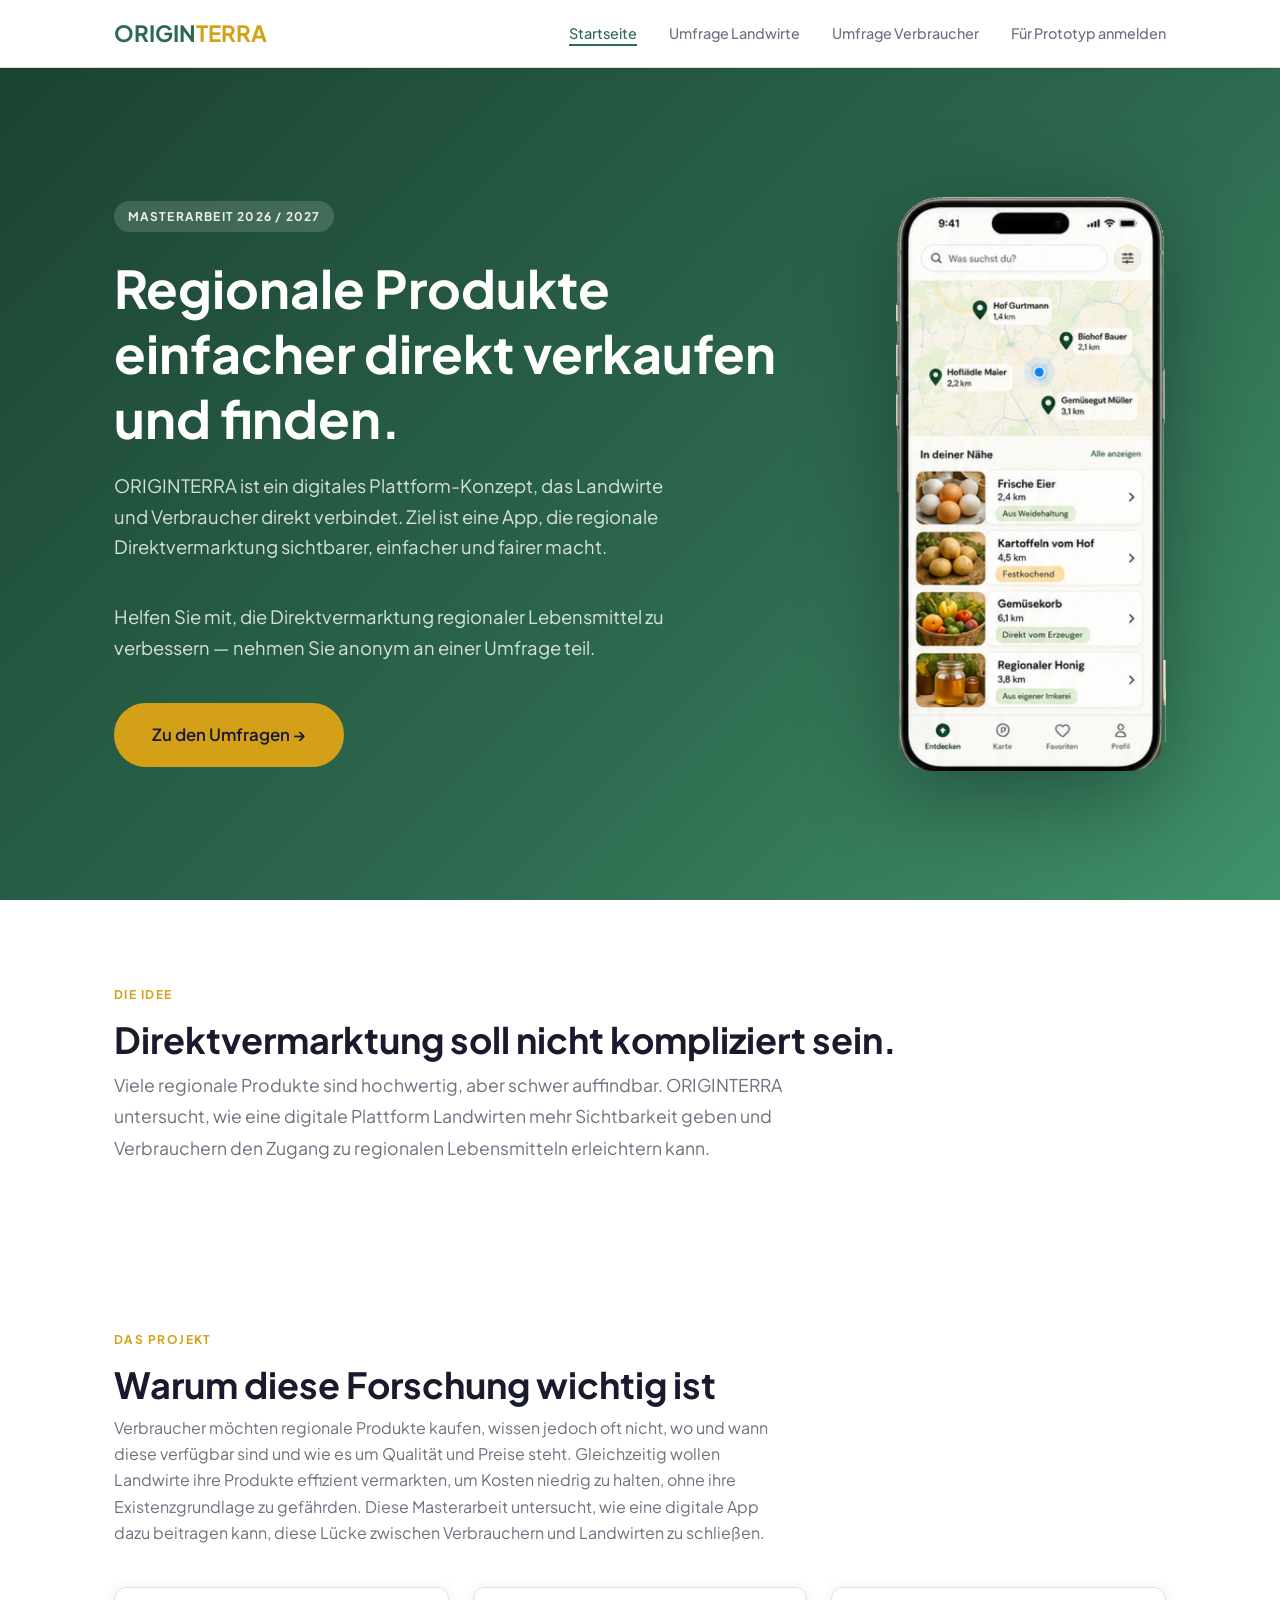
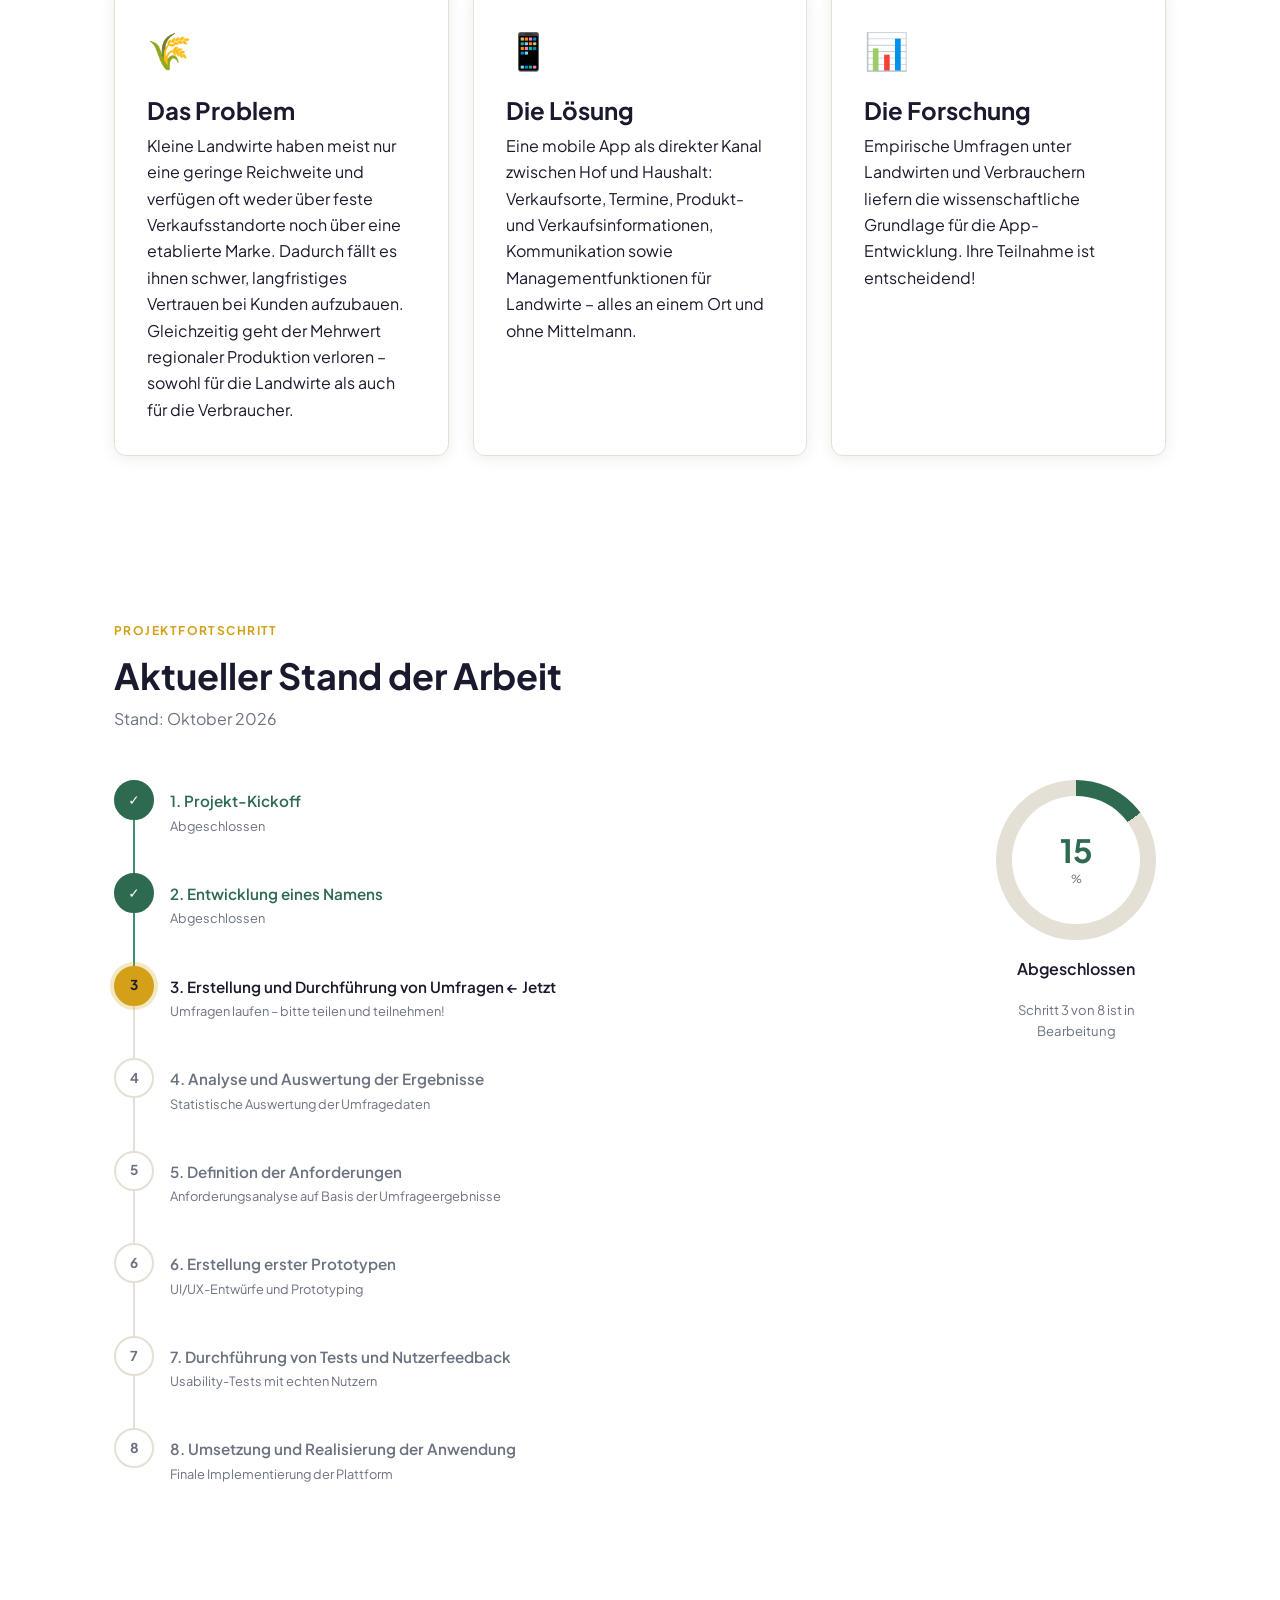
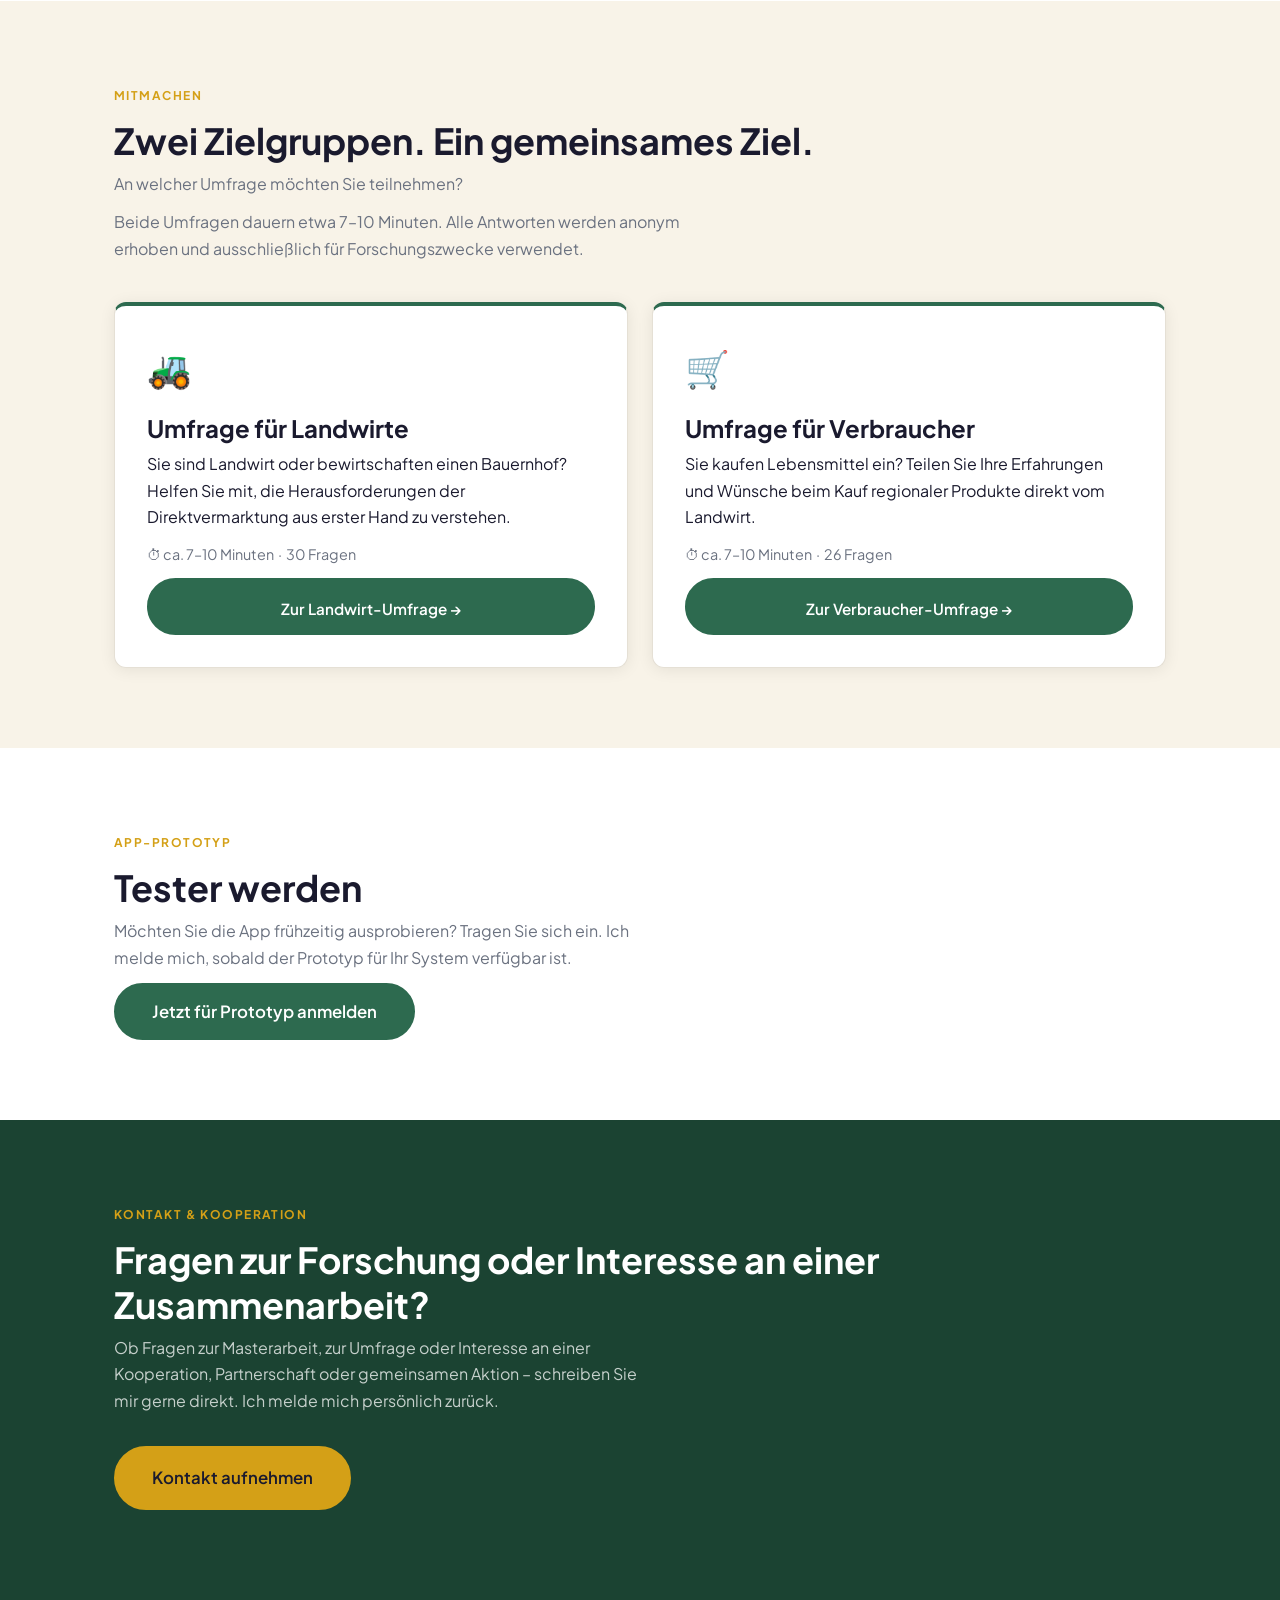
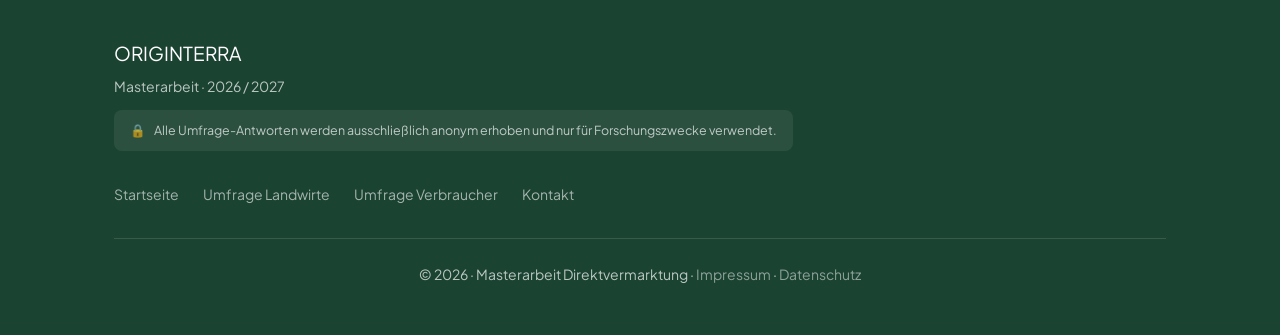
<file: index.html>
<!DOCTYPE html>
<html lang="de">
<head>
  <meta charset="UTF-8">
  <meta name="viewport" content="width=device-width, initial-scale=1.0">
  <meta name="description" content="Masterarbeit über eine digitale Direktvermarktungsplattform – Projektübersicht, Fortschritt und Umfragen für Landwirte und Verbraucher.">
  <meta name="robots" content="index, follow">
  <link rel="canonical" href="https://originterra.de/">
  <meta property="og:title" content="ORIGINTERRA – Direktvermarktung digital">
  <meta property="og:description" content="Forschungsprojekt: digitale Plattform für regionale Direktvermarktung zwischen Landwirten und Verbrauchern.">
  <meta property="og:url" content="https://originterra.de/">
  <meta property="og:type" content="website">
  <meta property="og:image" content="https://originterra.de/images/og-image.svg">
  <meta property="og:image:width" content="1200">
  <meta property="og:image:height" content="630">
  <meta name="twitter:card" content="summary_large_image">
  <meta name="twitter:image" content="https://originterra.de/images/og-image.svg">
  <title>ORIGINTERRA – Direktvermarktung digital</title>
  <link rel="preconnect" href="https://fonts.googleapis.com">
  <link rel="preconnect" href="https://fonts.gstatic.com" crossorigin>
  <link href="https://fonts.googleapis.com/css2?family=Plus+Jakarta+Sans:wght@400;600;700;800;900&display=swap" rel="stylesheet">
  <link rel="stylesheet" href="css/styles.css">
  <script type="application/ld+json">
  {
    "@context": "https://schema.org",
    "@type": "WebSite",
    "name": "ORIGINTERRA",
    "url": "https://originterra.de/",
    "description": "Masterarbeit über eine digitale Direktvermarktungsplattform für regionale Direktvermarktung zwischen Landwirten und Verbrauchern.",
    "inLanguage": "de",
    "author": {
      "@type": "Person",
      "name": "Dimitrij Weissbeck"
    }
  }
  </script>
</head>
<body>

<!-- ======================== NAVIGATION ======================== -->
<nav class="nav">
  <div class="container">
    <div class="nav__inner">
      <a href="index.html" class="nav__logo">ORIGIN<span>TERRA</span></a>
      <button class="nav__toggle" id="nav-toggle" aria-label="Menü öffnen" aria-expanded="false">
        <span></span><span></span><span></span>
      </button>
      <ul class="nav__links" id="nav-links" role="list">
        <li><a href="index.html" aria-current="page">Startseite</a></li>
        <li><a href="umfrage-bauern.html">Umfrage Landwirte</a></li>
        <li><a href="umfrage-konsumenten.html">Umfrage Verbraucher</a></li>
        <li><a href="#prototyp">Für Prototyp anmelden</a></li>
      </ul>
    </div>
  </div>
</nav>

<!-- ======================== HERO ======================== -->
<section class="hero">
  <div class="container">
    <div class="hero__inner">
      <div class="hero__content">
        <span class="hero__label">Masterarbeit 2026 / 2027</span>
        <h1 class="hero__title">Regionale Produkte einfacher direkt verkaufen und finden.</h1>
        <p class="hero__subtitle">
          ORIGINTERRA ist ein digitales Plattform-Konzept, das Landwirte und Verbraucher direkt verbindet.
          Ziel ist eine App, die regionale Direktvermarktung sichtbarer, einfacher und fairer macht.
        </p>
        <p class="hero__subtitle">
          Helfen Sie mit, die Direktvermarktung regionaler Lebensmittel zu verbessern —
          nehmen Sie anonym an einer Umfrage teil.
        </p>
        <div class="hero__cta">
          <a href="#umfragen" class="btn btn--accent btn--lg">Zu den Umfragen →</a>
        </div>
      </div>
      <div class="hero__mockup">
        <img src="images/image.png" alt="App-Prototyp: Kartenansicht mit nahegelegenen Höfen und Produktliste" loading="eager" fetchpriority="high" decoding="async">
      </div>
    </div>
  </div>
</section>

<!-- ======================== DIE IDEE ======================== -->
<section class="section section--alt" id="idee">
  <div class="container">
    <span class="section-label">Die Idee</span>
    <h2>Direktvermarktung soll nicht kompliziert sein.</h2>
    <p style="max-width:680px; color:var(--color-text-muted); font-size:1.1rem; line-height:1.8;">
      Viele regionale Produkte sind hochwertig, aber schwer auffindbar.
      ORIGINTERRA untersucht, wie eine digitale Plattform Landwirten mehr Sichtbarkeit geben
      und Verbrauchern den Zugang zu regionalen Lebensmitteln erleichtern kann.
    </p>
  </div>
</section>

<!-- ======================== PROJEKT ======================== -->
<section class="section section--alt" id="projekt">
  <div class="container">
    <span class="section-label">Das Projekt</span>
    <h2>Warum diese Forschung wichtig ist</h2>
    <p style="max-width:680px; color: var(--color-text-muted);">
      Verbraucher möchten regionale Produkte kaufen, wissen jedoch oft nicht, 
      wo und wann diese verfügbar sind und wie es um Qualität und Preise steht. 
      Gleichzeitig wollen Landwirte ihre Produkte effizient vermarkten, 
      um Kosten niedrig zu halten, ohne ihre Existenzgrundlage zu gefährden. 
      Diese Masterarbeit untersucht, wie eine digitale App dazu beitragen kann, 
      diese Lücke zwischen Verbrauchern und Landwirten zu schließen.
    </p>
    <div class="card-grid">
      <div class="card">
        <span class="card__icon">🌾</span>
        <h3 class="card__title">Das Problem</h3>
        <p>Kleine Landwirte haben meist nur eine geringe Reichweite und verfügen oft weder über feste Verkaufsstandorte noch über eine etablierte Marke. Dadurch fällt es ihnen schwer, langfristiges Vertrauen bei Kunden aufzubauen. Gleichzeitig geht der Mehrwert regionaler Produktion verloren – sowohl für die Landwirte als auch für die Verbraucher.</p>
      </div>
      <div class="card">
        <span class="card__icon">📱</span>
        <h3 class="card__title">Die Lösung</h3>
        <p>Eine mobile App als direkter Kanal zwischen Hof und Haushalt: 
          Verkaufsorte, Termine, Produkt- und Verkaufsinformationen, 
          Kommunikation sowie Managementfunktionen für Landwirte – 
          alles an einem Ort und ohne Mittelmann.</p>
      </div>
      <div class="card">
        <span class="card__icon">📊</span>
        <h3 class="card__title">Die Forschung</h3>
        <p>Empirische Umfragen unter Landwirten und Verbrauchern liefern die wissenschaftliche Grundlage für die App-Entwicklung. Ihre Teilnahme ist entscheidend!</p>
      </div>
    </div>
  </div>
</section>

<!-- ======================== FORTSCHRITT ======================== -->
<section class="section section--alt" id="fortschritt">
  <div class="container">
    <span class="section-label">Projektfortschritt</span>
    <h2>Aktueller Stand der Arbeit</h2>
    <p style="color: var(--color-text-muted); margin-bottom: 0;">Stand: Oktober 2026</p>

    <div class="progress-wrapper">
      <!-- stepper — set is-done / is-active / (no class) on each step -->
      <div class="stepper" data-current-step="3">

        <div class="stepper__step is-done">
          <div class="stepper__circle">✓</div>
          <div class="stepper__body">
            <div class="stepper__label">1. Projekt-Kickoff</div>
            <div class="stepper__note">Abgeschlossen</div>
          </div>
        </div>

        <div class="stepper__step is-done">
          <div class="stepper__circle">✓</div>
          <div class="stepper__body">
            <div class="stepper__label">2. Entwicklung eines Namens</div>
            <div class="stepper__note">Abgeschlossen</div>
          </div>
        </div>

        <div class="stepper__step is-active">
          <div class="stepper__circle">3</div>
          <div class="stepper__body">
            <div class="stepper__label">3. Erstellung und Durchführung von Umfragen ← Jetzt</div>
            <div class="stepper__note">Umfragen laufen – bitte teilen und teilnehmen!</div>
          </div>
        </div>

        <div class="stepper__step">
          <div class="stepper__circle">4</div>
          <div class="stepper__body">
            <div class="stepper__label">4. Analyse und Auswertung der Ergebnisse</div>
            <div class="stepper__note">Statistische Auswertung der Umfragedaten</div>
          </div>
        </div>

        <div class="stepper__step">
          <div class="stepper__circle">5</div>
          <div class="stepper__body">
            <div class="stepper__label">5. Definition der Anforderungen</div>
            <div class="stepper__note">Anforderungsanalyse auf Basis der Umfrageergebnisse</div>
          </div>
        </div>

        <div class="stepper__step">
          <div class="stepper__circle">6</div>
          <div class="stepper__body">
            <div class="stepper__label">6. Erstellung erster Prototypen</div>
            <div class="stepper__note">UI/UX-Entwürfe und Prototyping</div>
          </div>
        </div>

        <div class="stepper__step">
          <div class="stepper__circle">7</div>
          <div class="stepper__body">
            <div class="stepper__label">7. Durchführung von Tests und Nutzerfeedback</div>
            <div class="stepper__note">Usability-Tests mit echten Nutzern</div>
          </div>
        </div>

        <div class="stepper__step">
          <div class="stepper__circle">8</div>
          <div class="stepper__body">
            <div class="stepper__label">8. Umsetzung und Realisierung der Anwendung</div>
            <div class="stepper__note">Finale Implementierung der Plattform</div>
          </div>
        </div>

      </div>

      <!-- radial progress circle — set data-progress to current % -->
      <div class="progress-circle-wrap">
        <div class="progress-circle" data-progress="25" style="--pct: 25%">
          <div class="progress-circle__text">
            <div class="progress-circle__num">25</div>
            <span class="progress-circle__sub">%</span>
          </div>
        </div>
        <div class="progress-circle__label">Abgeschlossen</div>
        <p style="font-size:0.82rem; color:var(--color-text-muted); text-align:center; max-width:160px;">
          Schritt 3 von 8 ist in Bearbeitung
        </p>
      </div>

    </div>
  </div>
</section>

<!-- ======================== UMFRAGEN ======================== -->
<section class="section" id="umfragen">
  <div class="container">
    <span class="section-label">Mitmachen</span>
    <h2>Zwei Zielgruppen. Ein gemeinsames Ziel.</h2>
    <p style="max-width:620px; color:var(--color-text-muted);">
      An welcher Umfrage möchten Sie teilnehmen?
    </p>
    <p style="max-width:620px; color:var(--color-text-muted);">
      Beide Umfragen dauern etwa 7&ndash;10&nbsp;Minuten. Alle Antworten werden anonym erhoben
      und ausschließlich für Forschungszwecke verwendet.
    </p>

    <div class="card-grid card-grid--2">

      <div class="card card--survey">
        <span class="card__icon">🚜</span>
        <h3 class="card__title">Umfrage für Landwirte</h3>
        <p>Sie sind Landwirt oder bewirtschaften einen Bauernhof? Helfen Sie mit, die Herausforderungen der Direktvermarktung aus erster Hand zu verstehen.</p>
        <p class="text-muted">⏱ ca. 7&ndash;10 Minuten &nbsp;·&nbsp; 30 Fragen</p>
        <a href="umfrage-bauern.html" class="btn btn--primary mt-2">Zur Landwirt-Umfrage →</a>
      </div>

      <div class="card card--survey">
        <span class="card__icon">🛒</span>
        <h3 class="card__title">Umfrage für Verbraucher</h3>
        <p>Sie kaufen Lebensmittel ein? Teilen Sie Ihre Erfahrungen und Wünsche beim Kauf regionaler Produkte direkt vom Landwirt.</p>
        <p class="text-muted">⏱ ca. 7&ndash;10 Minuten &nbsp;·&nbsp; 26 Fragen</p>
        <a href="umfrage-konsumenten.html" class="btn btn--primary mt-2">Zur Verbraucher-Umfrage →</a>
      </div>

    </div>
  </div>
</section>

<!-- ======================== PROTOTYP TESTEN ======================== -->
<section class="section section--alt" id="prototyp">
  <div class="container">
    <span class="section-label">App-Prototyp</span>
    <h2>Tester werden</h2>
    <p style="color:var(--color-text-muted); max-width:560px;">
      Möchten Sie die App frühzeitig ausprobieren? Tragen Sie sich ein.
      Ich melde mich, sobald der Prototyp für Ihr System verfügbar ist.
    </p>
    <button id="btn-prototyp" class="btn btn--primary btn--lg">Jetzt für Prototyp anmelden</button>
  </div>
</section>

<!-- MODAL: Prototyp anmelden -->
<div class="modal-overlay" id="modal-prototyp" role="dialog" aria-modal="true" aria-labelledby="modal-prototyp-title">
  <div class="modal" style="max-width:440px; width:100%; max-height:90vh; overflow-y:auto;">
    <div class="modal__icon">📱</div>
    <h2 class="modal__title" id="modal-prototyp-title">Prototyp testen</h2>
    <p style="color:var(--color-text-muted); font-size:0.9rem; margin-bottom:1.5rem;">
      Wählen Sie Ihr System und geben Sie Ihre E-Mail-Adresse ein.
    </p>

    <form id="prototyp-form">
      <div class="form-group" style="text-align:left; margin-bottom:1.25rem;">
        <label class="question" style="margin-bottom:0.5rem; display:block;">System</label>
        <div class="radio-group">
          <label class="radio-option"><input type="radio" name="pt_system" value="Android" required> Android</label>
          <label class="radio-option"><input type="radio" name="pt_system" value="iOS"> iOS</label>
          <label class="radio-option"><input type="radio" name="pt_system" value="Web"> Web</label>
        </div>
      </div>

      <div class="form-group" style="text-align:left; margin-bottom:1.25rem;">
        <label class="question" for="pt_email" style="margin-bottom:0.4rem; display:block;">E-Mail-Adresse</label>
        <input type="email" id="pt_email" name="pt_email" required placeholder="name@beispiel.de" style="width:100%;">
      </div>

      <div style="background:#f5f7f2; border-radius:8px; padding:0.9rem 1rem; margin-bottom:1.25rem; text-align:left;">
        <p style="font-size:0.8rem; font-weight:600; margin-bottom:0.4rem; color:var(--color-primary);">Hinweis zur E-Mail-Adresse und Einverständnis</p>
        <p style="font-size:0.78rem; line-height:1.6; color:var(--color-text-muted); margin:0;">
          Falls Sie sich freiwillig als Testperson anmelden und Ihre E-Mail-Adresse angeben, wird diese ausschließlich verwendet, um Sie bezüglich des App-Tests oder weiterer Informationen zum Projekt zu kontaktieren.<br><br>
          Die E-Mail-Adresse wird vertraulich behandelt, nicht an Dritte weitergegeben und nicht zu Werbezwecken genutzt. Nach Abschluss des Projekts werden die Kontaktdaten gelöscht.<br><br>
          Durch das Absenden Ihrer E-Mail-Adresse erklären Sie sich mit der beschriebenen Verarbeitung Ihrer Daten einverstanden.
        </p>
      </div>

      <div id="prototyp-msg" style="display:none; font-size:0.88rem; margin-bottom:1rem;"></div>

      <div class="modal__actions">
        <button type="submit" id="btn-prototyp-submit" class="btn btn--primary btn--lg">Anmelden</button>
        <button type="button" class="btn btn--outline" id="btn-prototyp-close">Abbrechen</button>
      </div>
    </form>
  </div>
</div>

<!-- ======================== SPONSOR TEASER ======================== -->
<section class="section section--dark">
  <div class="container" style="display:flex; flex-wrap:wrap; gap:2rem; align-items:center; justify-content:space-between;">
    <div>
      <span class="section-label" style="color:var(--color-accent);">KONTAKT & KOOPERATION</span>
      <h2 style="color:#fff;">Fragen zur Forschung oder Interesse an einer Zusammenarbeit?</h2>
      <p style="color:rgba(255,255,255,0.75); max-width:540px;">
        Ob Fragen zur Masterarbeit, zur Umfrage oder Interesse an einer Kooperation,
        Partnerschaft oder gemeinsamen Aktion – schreiben Sie mir gerne direkt.
        Ich melde mich persönlich zurück.
      </p>
    </div>
    <div>
      <a href="kontakt.html" class="btn btn--accent btn--lg" style="white-space:nowrap;">Kontakt aufnehmen</a>
    </div>
  </div>
</section>

<!-- ======================== FOOTER ======================== -->
<footer class="footer">
  <div class="container">
    <div class="footer__inner">
      <div>
        <div class="footer__brand">ORIGINTERRA</div>
        <p>Masterarbeit · 2026 / 2027</p>
        <div class="footer__storage-note">
          Alle Umfrage-Antworten werden ausschließlich anonym erhoben 
          und nur für Forschungszwecke verwendet.
        </div>
      </div>
      <div>
        <div class="footer__links">
          <a href="index.html">Startseite</a>
          <a href="umfrage-bauern.html">Umfrage Landwirte</a>
          <a href="umfrage-konsumenten.html">Umfrage Verbraucher</a>
          <a href="kontakt.html#kontakt">Kontakt</a>
        </div>
      </div>
    </div>
    <div class="footer__copy">
      &copy; 2026 · Masterarbeit Direktvermarktung ·
      <a href="impressum.html" style="color: rgba(255,255,255,0.5);">Impressum</a> ·
      <a href="datenschutz.html" style="color: rgba(255,255,255,0.5);">Datenschutz</a>
    </div>
  </div>
</footer>

<script src="js/survey.js"></script>
<script src="js/progress.js"></script>
<script>
  // nav toggle
  (function() {
    var btn = document.getElementById('nav-toggle');
    var nav = document.getElementById('nav-links');
    if (!btn || !nav) return;
    btn.addEventListener('click', function() {
      var open = nav.classList.toggle('is-open');
      btn.setAttribute('aria-expanded', open);
    });
    nav.querySelectorAll('a').forEach(function(a) {
      a.addEventListener('click', function() {
        nav.classList.remove('is-open');
        btn.setAttribute('aria-expanded', 'false');
      });
    });
    document.addEventListener('click', function(e) {
      if (!nav.contains(e.target) && !btn.contains(e.target)) {
        nav.classList.remove('is-open');
        btn.setAttribute('aria-expanded', 'false');
      }
    });
  })();

  // Prototyp-Modal
  (function() {
    var scriptUrl = 'https://script.google.com/macros/s/AKfycbzsU6aXKHxBD-zOSlPrZ03-IOYxxmXMdf_MOlKKawsFxzFUNCRF__MIQUPc_eoDU5dC/exec';
    var modal    = document.getElementById('modal-prototyp');
    var openBtn  = document.getElementById('btn-prototyp');
    var closeBtn = document.getElementById('btn-prototyp-close');
    var form     = document.getElementById('prototyp-form');
    var submitBtn= document.getElementById('btn-prototyp-submit');
    var msgEl    = document.getElementById('prototyp-msg');

    function openModal() { modal.classList.add('is-open'); }

    // Modal automatisch öffnen wenn ?testen=1 in der URL
    if (new URLSearchParams(window.location.search).get('testen') === '1') {
      openModal();
      history.replaceState(null, '', window.location.pathname);
    }

    function closeModal() {
      modal.classList.remove('is-open');
      form.reset();
      msgEl.style.display = 'none';
      submitBtn.disabled = false;
      submitBtn.textContent = 'Anmelden';
    }

    if (openBtn)  openBtn.addEventListener('click', openModal);
    if (closeBtn) closeBtn.addEventListener('click', closeModal);
    modal.addEventListener('click', function(e) { if (e.target === modal) closeModal(); });

    form.addEventListener('submit', function(e) {
      e.preventDefault();
      var system = form.querySelector('input[name="pt_system"]:checked');
      var email  = document.getElementById('pt_email').value.trim();
      if (!system) { msgEl.textContent = 'Bitte wählen Sie ein System.'; msgEl.style.display = 'block'; return; }
      if (!email)  { msgEl.textContent = 'Bitte geben Sie Ihre E-Mail-Adresse ein.'; msgEl.style.display = 'block'; return; }

      submitBtn.disabled = true;
      submitBtn.textContent = 'Wird gespeichert …';

      var payload = JSON.stringify({
        surveyId: 'prototyp-tester',
        response: { pt_system: system.value, pt_email: email, _timestamp: new Date().toISOString() }
      });

      fetch(scriptUrl, { method: 'POST', headers: { 'Content-Type': 'text/plain' }, body: payload, redirect: 'follow' })
        .then(function() {
          msgEl.innerHTML = '✅ Vielen Dank! Ich melde mich, sobald der Prototyp verfügbar ist.';
          msgEl.style.color = 'var(--color-primary)';
          msgEl.style.display = 'block';
          submitBtn.style.display = 'none';
          closeBtn.textContent = 'Schließen';
        })
        .catch(function() {
          msgEl.textContent = '⚠️ Fehler beim Senden. Bitte versuchen Sie es erneut.';
          msgEl.style.display = 'block';
          submitBtn.disabled = false;
          submitBtn.textContent = 'Anmelden';
        });
    });
  })();
</script>
</body>
</html>
</file>
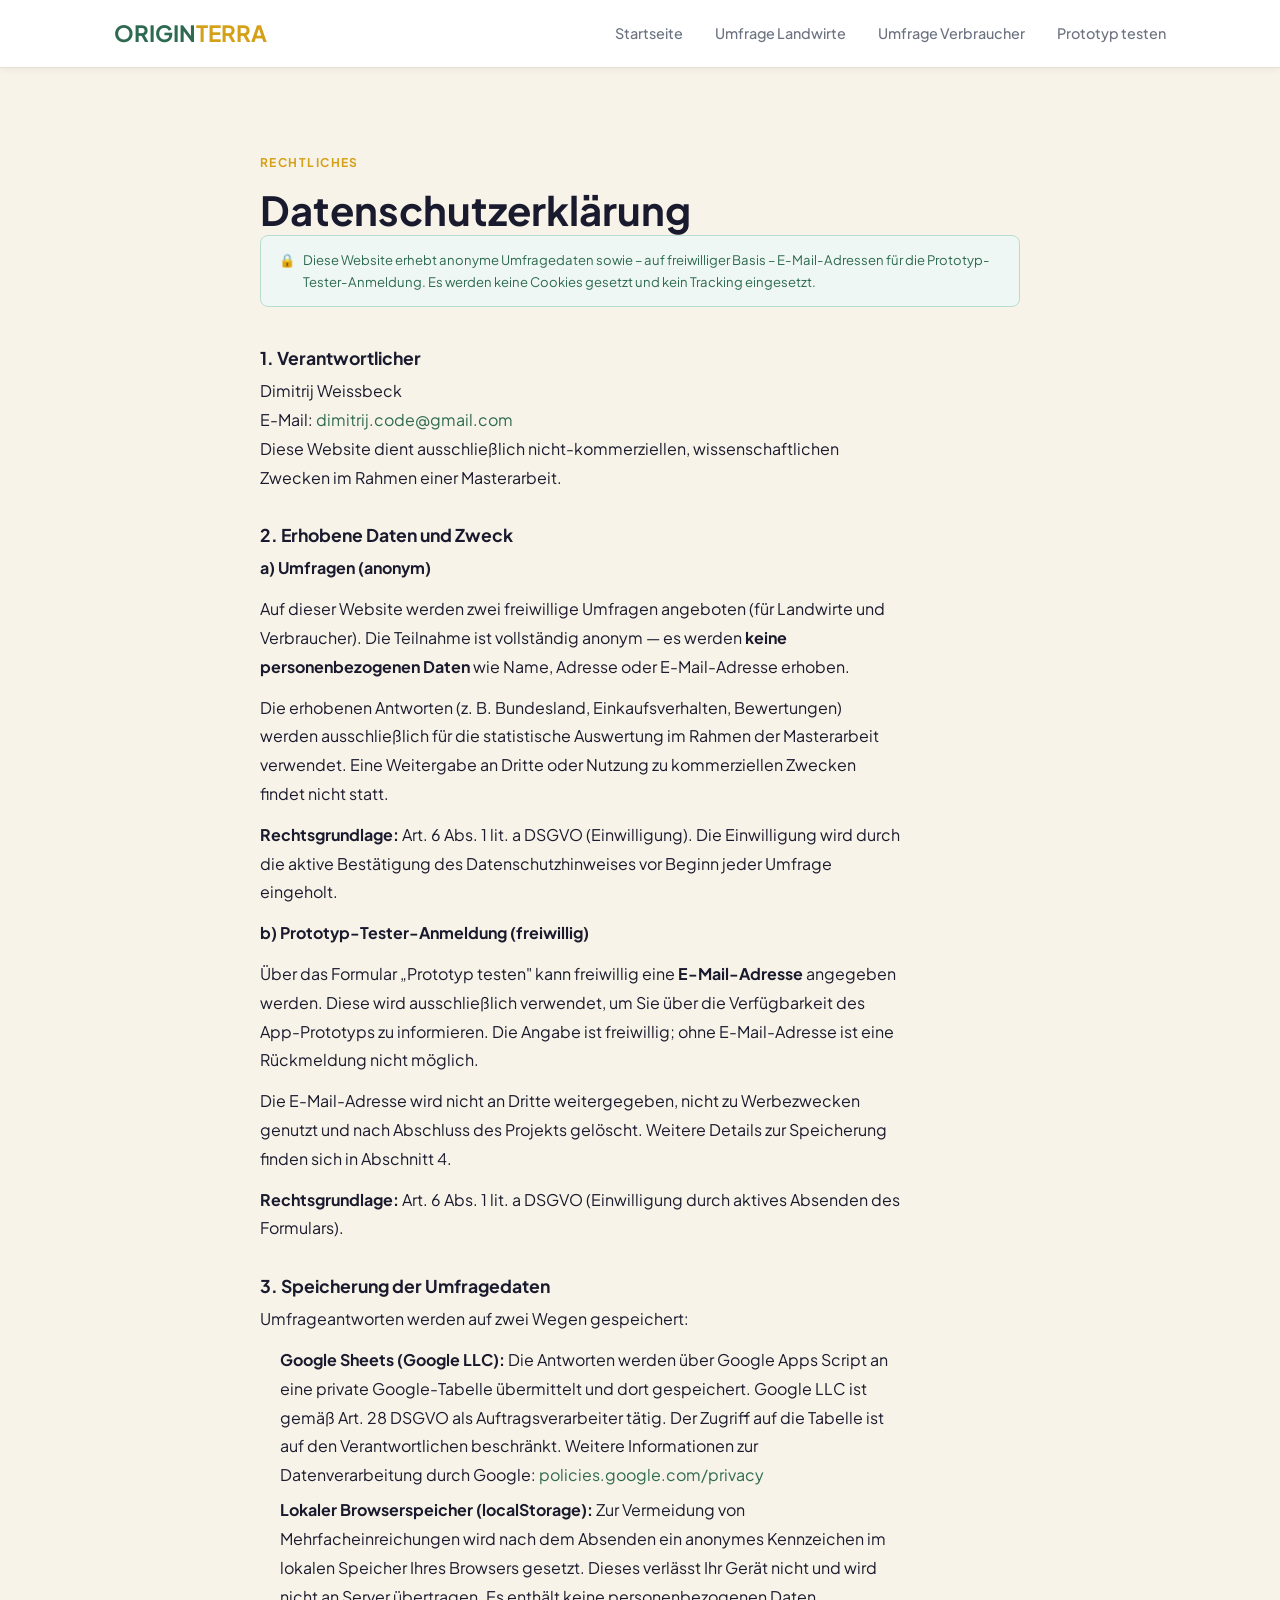
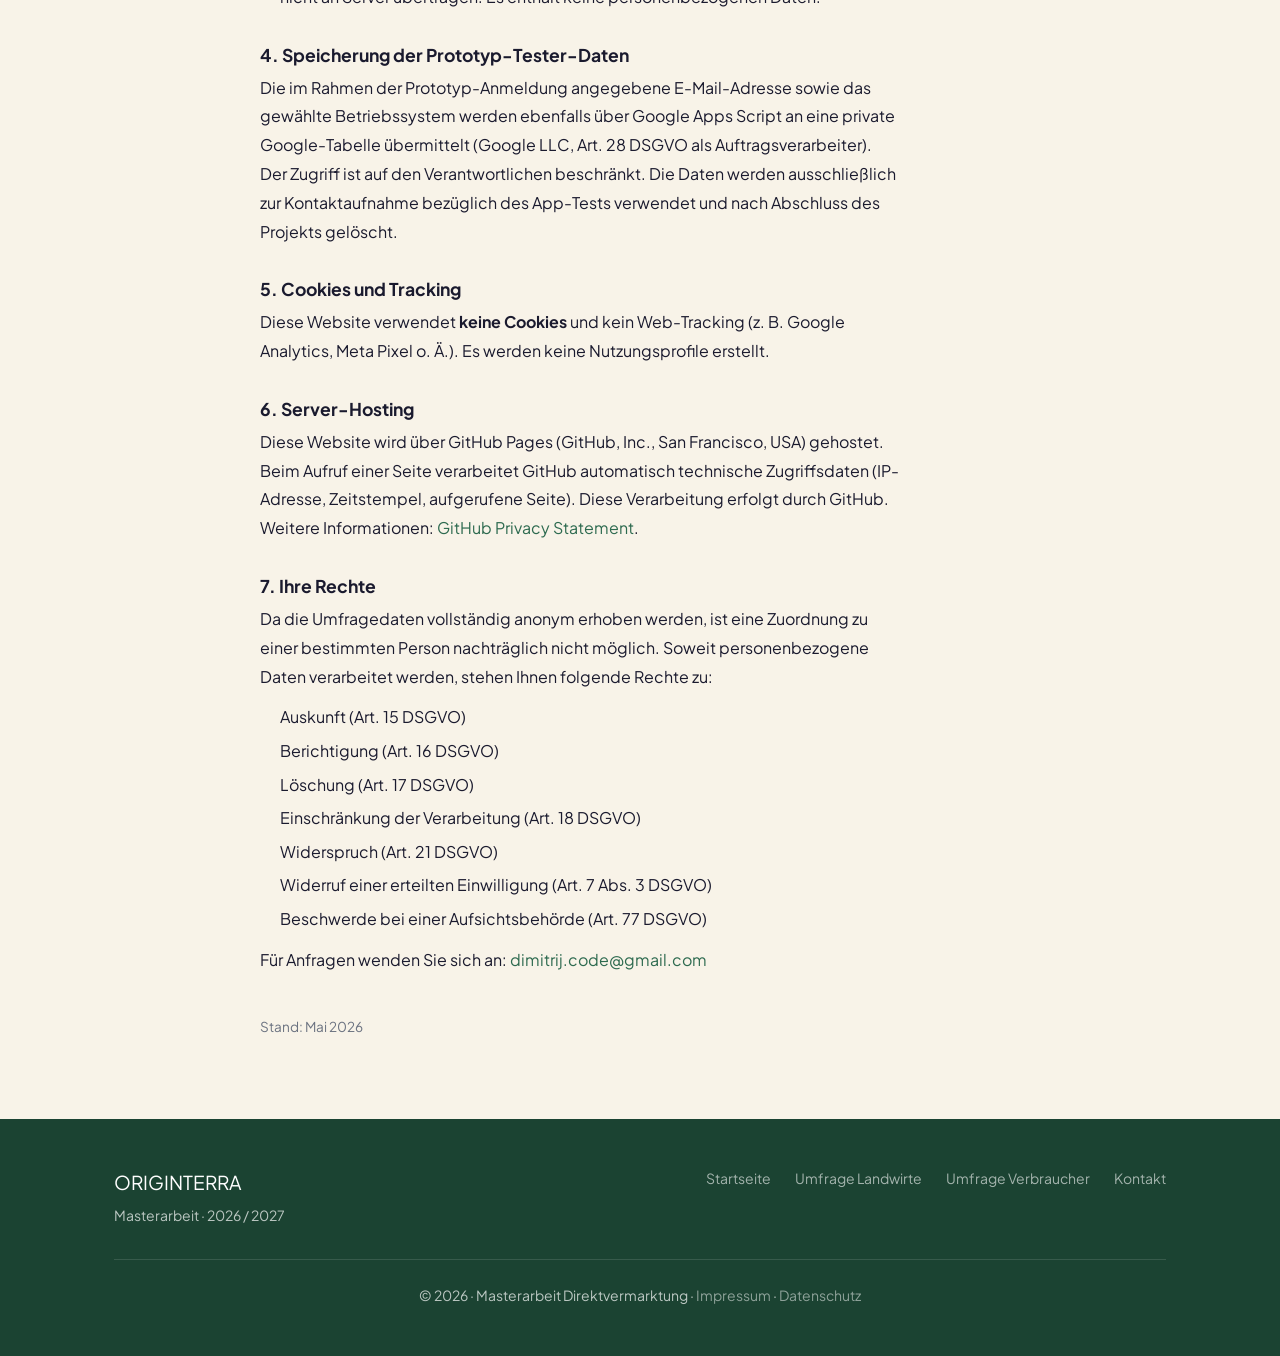
<file: datenschutz.html>
<!DOCTYPE html>
<html lang="de">
<head>
  <meta charset="UTF-8">
  <meta name="viewport" content="width=device-width, initial-scale=1.0">
  <meta name="description" content="Datenschutzerklärung – ORIGINTERRA Masterarbeit Direktvermarktung.">
  <meta name="robots" content="noindex, follow">
  <link rel="canonical" href="https://originterra.de/datenschutz.html">
  <meta name="twitter:card" content="summary_large_image">
  <meta name="twitter:image" content="https://originterra.de/images/og-image.svg">
  <title>Datenschutz – ORIGINTERRA</title>
  <link rel="preconnect" href="https://fonts.googleapis.com">
  <link rel="preconnect" href="https://fonts.gstatic.com" crossorigin>
  <link href="https://fonts.googleapis.com/css2?family=Plus+Jakarta+Sans:wght@400;600;700;800;900&display=swap" rel="stylesheet">
  <link rel="stylesheet" href="css/styles.css">
</head>
<body>

<!-- NAVIGATION -->
<nav class="nav">
  <div class="container">
    <div class="nav__inner">
      <a href="index.html" class="nav__logo">ORIGIN<span>TERRA</span></a>
      <button class="nav__toggle" id="nav-toggle" aria-label="Menü öffnen" aria-expanded="false">
        <span></span><span></span><span></span>
      </button>
      <ul class="nav__links" id="nav-links" role="list">
        <li><a href="index.html">Startseite</a></li>
        <li><a href="umfrage-bauern.html">Umfrage Landwirte</a></li>
        <li><a href="umfrage-konsumenten.html">Umfrage Verbraucher</a></li>
        <li><a href="index.html#prototyp">Prototyp testen</a></li>
      </ul>
    </div>
  </div>
</nav>

<!-- MAIN CONTENT -->
<section class="section">
  <div class="container">
    <div class="form-page">

      <div class="form-header">
        <span class="section-label">Rechtliches</span>
        <h1 style="font-size: clamp(1.6rem, 4vw, 2.5rem);">Datenschutzerklärung</h1>
        <div class="privacy-note">
          Diese Website erhebt anonyme Umfragedaten sowie – auf freiwilliger Basis –
          E-Mail-Adressen für die Prototyp-Tester-Anmeldung.
          Es werden keine Cookies gesetzt und kein Tracking eingesetzt.
        </div>
      </div>

      <div style="max-width: 640px; line-height: 1.8;">

        <h2 style="font-size: 1.1rem; margin-top: 2rem; margin-bottom: 0.5rem;">1. Verantwortlicher</h2>
        <p>
          Dimitrij Weissbeck<br>
          E-Mail: <a href="mailto:dimitrij.code@gmail.com">dimitrij.code@gmail.com</a><br>
          Diese Website dient ausschließlich nicht-kommerziellen, wissenschaftlichen Zwecken
          im Rahmen einer Masterarbeit.
        </p>

        <h2 style="font-size: 1.1rem; margin-top: 2rem; margin-bottom: 0.5rem;">2. Erhobene Daten und Zweck</h2>
        <p><strong>a) Umfragen (anonym)</strong></p>
        <p>
          Auf dieser Website werden zwei freiwillige Umfragen angeboten (für Landwirte und Verbraucher).
          Die Teilnahme ist vollständig anonym — es werden <strong>keine personenbezogenen Daten</strong>
          wie Name, Adresse oder E-Mail-Adresse erhoben.
        </p>
        <p>
          Die erhobenen Antworten (z.&nbsp;B. Bundesland, Einkaufsverhalten, Bewertungen)
          werden ausschließlich für die statistische Auswertung im Rahmen der Masterarbeit verwendet.
          Eine Weitergabe an Dritte oder Nutzung zu kommerziellen Zwecken findet nicht statt.
        </p>
        <p>
          <strong>Rechtsgrundlage:</strong> Art. 6 Abs. 1 lit. a DSGVO (Einwilligung).
          Die Einwilligung wird durch die aktive Bestätigung des Datenschutzhinweises vor
          Beginn jeder Umfrage eingeholt.
        </p>
        <p><strong>b) Prototyp-Tester-Anmeldung (freiwillig)</strong></p>
        <p>
          Über das Formular „Prototyp testen" kann freiwillig eine <strong>E-Mail-Adresse</strong>
          angegeben werden. Diese wird ausschließlich verwendet, um Sie über die Verfügbarkeit
          des App-Prototyps zu informieren. Die Angabe ist freiwillig; ohne E-Mail-Adresse
          ist eine Rückmeldung nicht möglich.
        </p>
        <p>
          Die E-Mail-Adresse wird nicht an Dritte weitergegeben, nicht zu Werbezwecken genutzt
          und nach Abschluss des Projekts gelöscht. Weitere Details zur Speicherung finden sich in
          Abschnitt&nbsp;4.
        </p>
        <p>
          <strong>Rechtsgrundlage:</strong> Art. 6 Abs. 1 lit. a DSGVO (Einwilligung durch
          aktives Absenden des Formulars).
        </p>

        <h2 style="font-size: 1.1rem; margin-top: 2rem; margin-bottom: 0.5rem;">3. Speicherung der Umfragedaten</h2>
        <p>
          Umfrageantworten werden auf zwei Wegen gespeichert:
        </p>
        <ul style="margin-left: 1.25rem; margin-bottom: 0.75rem;">
          <li style="margin-bottom: 0.4rem;">
            <strong>Google Sheets (Google LLC):</strong> Die Antworten werden über Google Apps Script
            an eine private Google-Tabelle übermittelt und dort gespeichert.
            Google LLC ist gemäß Art. 28 DSGVO als Auftragsverarbeiter tätig.
            Der Zugriff auf die Tabelle ist auf den Verantwortlichen beschränkt.
            Weitere Informationen zur Datenverarbeitung durch Google:
            <a href="https://policies.google.com/privacy" target="_blank" rel="noopener">policies.google.com/privacy</a>
          </li>
          <li>
            <strong>Lokaler Browserspeicher (localStorage):</strong> Zur Vermeidung von
            Mehrfacheinreichungen wird nach dem Absenden ein anonymes Kennzeichen im
            lokalen Speicher Ihres Browsers gesetzt. Dieses verlässt Ihr Gerät nicht
            und wird nicht an Server übertragen. Es enthält keine personenbezogenen Daten.
          </li>
        </ul>

        <h2 style="font-size: 1.1rem; margin-top: 2rem; margin-bottom: 0.5rem;">4. Speicherung der Prototyp-Tester-Daten</h2>
        <p>
          Die im Rahmen der Prototyp-Anmeldung angegebene E-Mail-Adresse sowie das gewählte
          Betriebssystem werden ebenfalls über Google Apps Script an eine private Google-Tabelle
          übermittelt (Google LLC, Art. 28 DSGVO als Auftragsverarbeiter).
          Der Zugriff ist auf den Verantwortlichen beschränkt.
          Die Daten werden ausschließlich zur Kontaktaufnahme bezüglich des App-Tests verwendet
          und nach Abschluss des Projekts gelöscht.
        </p>

        <h2 style="font-size: 1.1rem; margin-top: 2rem; margin-bottom: 0.5rem;">5. Cookies und Tracking</h2>
        <p>
          Diese Website verwendet <strong>keine Cookies</strong> und kein Web-Tracking
          (z.&nbsp;B. Google Analytics, Meta Pixel o.&nbsp;Ä.).
          Es werden keine Nutzungsprofile erstellt.
        </p>

        <h2 style="font-size: 1.1rem; margin-top: 2rem; margin-bottom: 0.5rem;">6. Server-Hosting</h2>
        <p>
          Diese Website wird über GitHub Pages (GitHub, Inc., San Francisco, USA) gehostet.
          Beim Aufruf einer Seite verarbeitet GitHub automatisch technische Zugriffsdaten
          (IP-Adresse, Zeitstempel, aufgerufene Seite). Diese Verarbeitung erfolgt durch GitHub.
          Weitere Informationen: <a href="https://docs.github.com/en/site-policy/privacy-policies/github-general-privacy-statement" target="_blank" rel="noopener">GitHub Privacy Statement</a>.
        </p>

        <h2 style="font-size: 1.1rem; margin-top: 2rem; margin-bottom: 0.5rem;">7. Ihre Rechte</h2>
        <p>Da die Umfragedaten vollständig anonym erhoben werden, ist eine Zuordnung zu einer bestimmten Person nachträglich nicht möglich. Soweit personenbezogene Daten verarbeitet werden, stehen Ihnen folgende Rechte zu:</p>
        <ul style="margin-left: 1.25rem; margin-bottom: 0.75rem;">
          <li style="margin-bottom: 0.3rem;">Auskunft (Art. 15 DSGVO)</li>
          <li style="margin-bottom: 0.3rem;">Berichtigung (Art. 16 DSGVO)</li>
          <li style="margin-bottom: 0.3rem;">Löschung (Art. 17 DSGVO)</li>
          <li style="margin-bottom: 0.3rem;">Einschränkung der Verarbeitung (Art. 18 DSGVO)</li>
          <li style="margin-bottom: 0.3rem;">Widerspruch (Art. 21 DSGVO)</li>
          <li style="margin-bottom: 0.3rem;">Widerruf einer erteilten Einwilligung (Art. 7 Abs. 3 DSGVO)</li>
          <li>Beschwerde bei einer Aufsichtsbehörde (Art. 77 DSGVO)</li>
        </ul>
        <p>
          Für Anfragen wenden Sie sich an:
          <a href="mailto:dimitrij.code@gmail.com">dimitrij.code@gmail.com</a>
        </p>

        <p style="margin-top: 2.5rem; font-size: 0.85rem; color: var(--color-text-muted);">
          Stand: Mai 2026
        </p>

      </div>
    </div>
  </div>
</section>

<!-- FOOTER -->
<footer class="footer">
  <div class="container">
    <div class="footer__inner">
      <div>
        <div class="footer__brand">ORIGINTERRA</div>
        <p>Masterarbeit · 2026 / 2027</p>
      </div>
      <div class="footer__links">
        <a href="index.html">Startseite</a>
        <a href="umfrage-bauern.html">Umfrage Landwirte</a>
        <a href="umfrage-konsumenten.html">Umfrage Verbraucher</a>
        <a href="kontakt.html">Kontakt</a>
      </div>
    </div>
    <div class="footer__copy">
      &copy; 2026 · Masterarbeit Direktvermarktung ·
      <a href="impressum.html" style="color: rgba(255,255,255,0.5);">Impressum</a> ·
      <a href="datenschutz.html" style="color: rgba(255,255,255,0.5);" aria-current="page">Datenschutz</a>
    </div>
  </div>
</footer>

<script>
  document.addEventListener('DOMContentLoaded', function() {
    var btn = document.getElementById('nav-toggle');
    var nav = document.getElementById('nav-links');
    if (!btn || !nav) return;
    btn.addEventListener('click', function() {
      var open = nav.classList.toggle('is-open');
      btn.setAttribute('aria-expanded', open);
    });
    nav.querySelectorAll('a').forEach(function(a) {
      a.addEventListener('click', function() {
        nav.classList.remove('is-open');
        btn.setAttribute('aria-expanded', 'false');
      });
    });
    document.addEventListener('click', function(e) {
      if (!nav.contains(e.target) && !btn.contains(e.target)) {
        nav.classList.remove('is-open');
        btn.setAttribute('aria-expanded', 'false');
      }
    });
  });
</script>
</body>
</html>
</file>
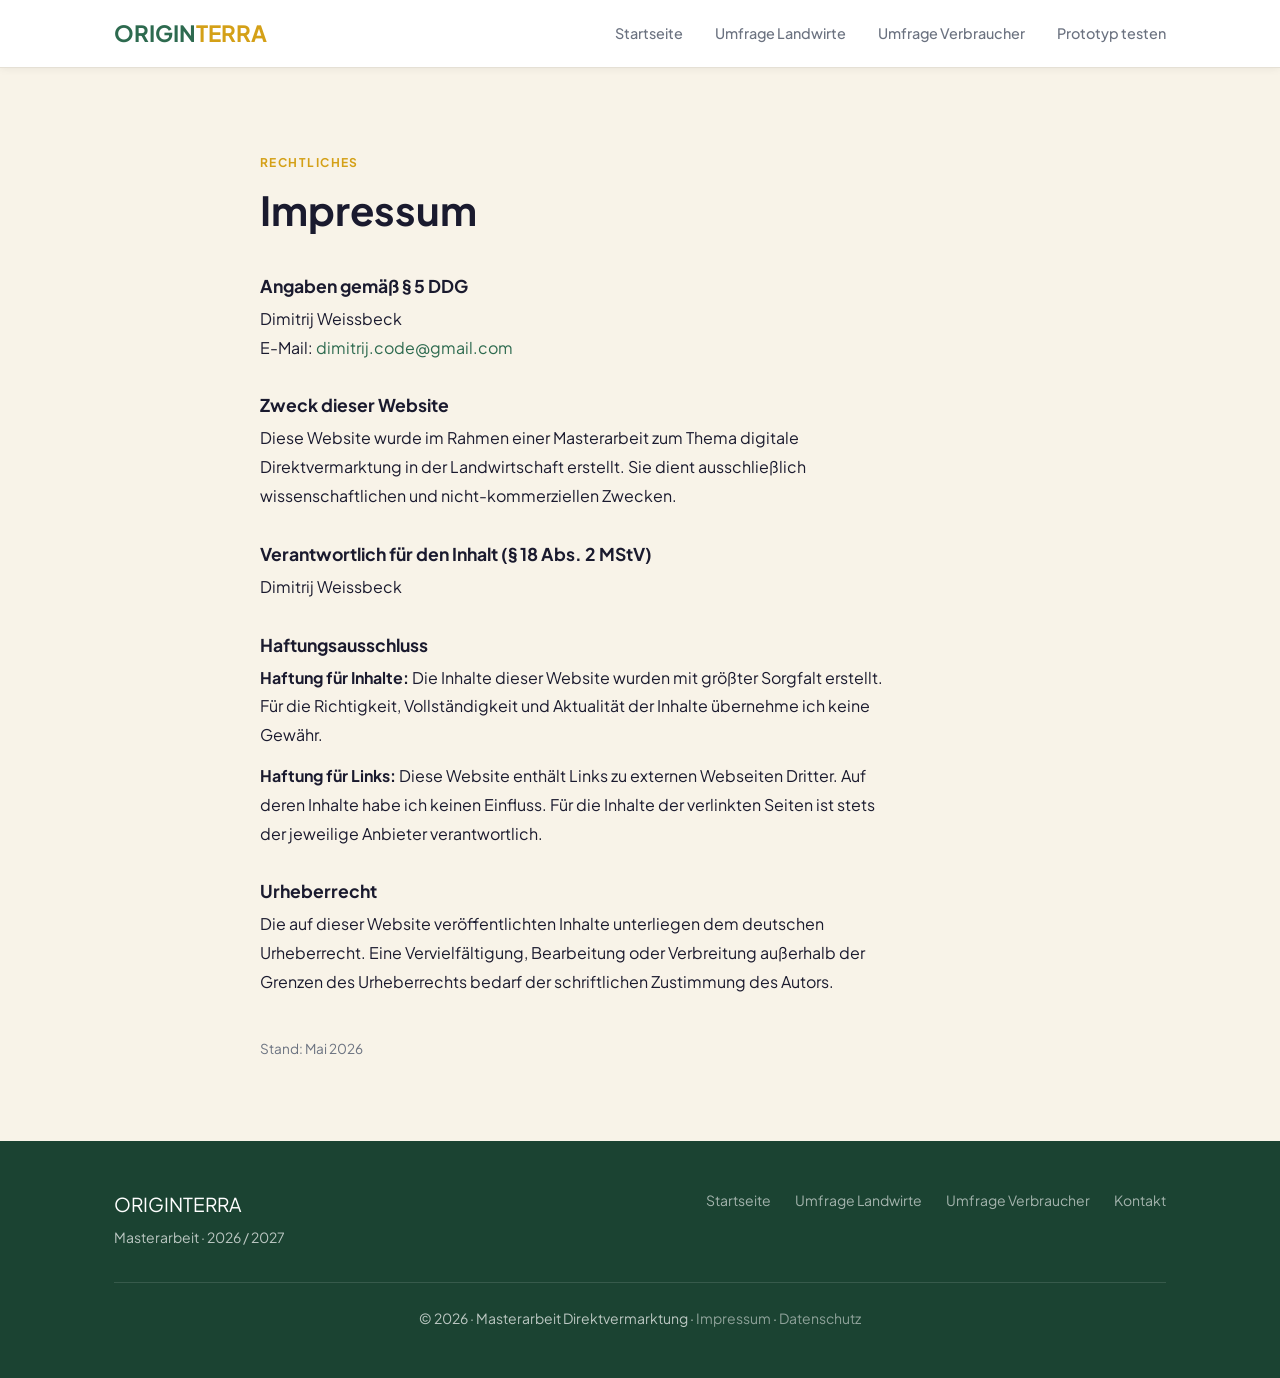
<file: impressum.html>
<!DOCTYPE html>
<html lang="de">
<head>
  <meta charset="UTF-8">
  <meta name="viewport" content="width=device-width, initial-scale=1.0">
  <meta name="description" content="Impressum – ORIGINTERRA Masterarbeit Direktvermarktung.">
  <meta name="robots" content="noindex, follow">
  <link rel="canonical" href="https://originterra.de/impressum.html">
  <meta name="twitter:card" content="summary_large_image">
  <meta name="twitter:image" content="https://originterra.de/images/og-image.svg">
  <title>Impressum – ORIGINTERRA</title>
  <link rel="preconnect" href="https://fonts.googleapis.com">
  <link rel="preconnect" href="https://fonts.gstatic.com" crossorigin>
  <link href="https://fonts.googleapis.com/css2?family=Plus+Jakarta+Sans:wght@400;600;700;800;900&display=swap" rel="stylesheet">
  <link rel="stylesheet" href="css/styles.css">
</head>
<body>

<!-- NAVIGATION -->
<nav class="nav">
  <div class="container">
    <div class="nav__inner">
      <a href="index.html" class="nav__logo">ORIGIN<span>TERRA</span></a>
      <button class="nav__toggle" id="nav-toggle" aria-label="Menü öffnen" aria-expanded="false">
        <span></span><span></span><span></span>
      </button>
      <ul class="nav__links" id="nav-links" role="list">
        <li><a href="index.html">Startseite</a></li>
        <li><a href="umfrage-bauern.html">Umfrage Landwirte</a></li>
        <li><a href="umfrage-konsumenten.html">Umfrage Verbraucher</a></li>
        <li><a href="index.html#prototyp">Prototyp testen</a></li>
      </ul>
    </div>
  </div>
</nav>

<!-- MAIN CONTENT -->
<section class="section">
  <div class="container">
    <div class="form-page">

      <div class="form-header">
        <span class="section-label">Rechtliches</span>
        <h1 style="font-size: clamp(1.6rem, 4vw, 2.5rem);">Impressum</h1>
      </div>

      <div style="max-width: 640px; line-height: 1.8;">

        <h2 style="font-size: 1.1rem; margin-top: 2rem; margin-bottom: 0.5rem;">Angaben gemäß § 5 DDG</h2>
        <p>
          Dimitrij Weissbeck<br>
          E-Mail: <a href="mailto:dimitrij.code@gmail.com">dimitrij.code@gmail.com</a>
        </p>

        <h2 style="font-size: 1.1rem; margin-top: 2rem; margin-bottom: 0.5rem;">Zweck dieser Website</h2>
        <p>
          Diese Website wurde im Rahmen einer Masterarbeit zum Thema digitale Direktvermarktung
          in der Landwirtschaft erstellt. Sie dient ausschließlich wissenschaftlichen und nicht-kommerziellen Zwecken.
        </p>

        <h2 style="font-size: 1.1rem; margin-top: 2rem; margin-bottom: 0.5rem;">Verantwortlich für den Inhalt (§ 18 Abs. 2 MStV)</h2>
        <p>Dimitrij Weissbeck</p>

        <h2 style="font-size: 1.1rem; margin-top: 2rem; margin-bottom: 0.5rem;">Haftungsausschluss</h2>
        <p>
          <strong>Haftung für Inhalte:</strong> Die Inhalte dieser Website wurden mit größter Sorgfalt erstellt.
          Für die Richtigkeit, Vollständigkeit und Aktualität der Inhalte übernehme ich keine Gewähr.
        </p>
        <p>
          <strong>Haftung für Links:</strong> Diese Website enthält Links zu externen Webseiten Dritter.
          Auf deren Inhalte habe ich keinen Einfluss. Für die Inhalte der verlinkten Seiten ist stets
          der jeweilige Anbieter verantwortlich.
        </p>

        <h2 style="font-size: 1.1rem; margin-top: 2rem; margin-bottom: 0.5rem;">Urheberrecht</h2>
        <p>
          Die auf dieser Website veröffentlichten Inhalte unterliegen dem deutschen Urheberrecht.
          Eine Vervielfältigung, Bearbeitung oder Verbreitung außerhalb der Grenzen des Urheberrechts
          bedarf der schriftlichen Zustimmung des Autors.
        </p>

        <p style="margin-top: 2.5rem; font-size: 0.85rem; color: var(--color-text-muted);">
          Stand: Mai 2026
        </p>

      </div>
    </div>
  </div>
</section>

<!-- FOOTER -->
<footer class="footer">
  <div class="container">
    <div class="footer__inner">
      <div>
        <div class="footer__brand">ORIGINTERRA</div>
        <p>Masterarbeit · 2026 / 2027</p>
      </div>
      <div class="footer__links">
        <a href="index.html">Startseite</a>
        <a href="umfrage-bauern.html">Umfrage Landwirte</a>
        <a href="umfrage-konsumenten.html">Umfrage Verbraucher</a>
        <a href="kontakt.html">Kontakt</a>
      </div>
    </div>
    <div class="footer__copy">
      &copy; 2026 · Masterarbeit Direktvermarktung ·
      <a href="impressum.html" style="color: rgba(255,255,255,0.5);" aria-current="page">Impressum</a> ·
      <a href="datenschutz.html" style="color: rgba(255,255,255,0.5);">Datenschutz</a>
    </div>
  </div>
</footer>

<script>
  document.addEventListener('DOMContentLoaded', function() {
    var btn = document.getElementById('nav-toggle');
    var nav = document.getElementById('nav-links');
    if (!btn || !nav) return;
    btn.addEventListener('click', function() {
      var open = nav.classList.toggle('is-open');
      btn.setAttribute('aria-expanded', open);
    });
    nav.querySelectorAll('a').forEach(function(a) {
      a.addEventListener('click', function() {
        nav.classList.remove('is-open');
        btn.setAttribute('aria-expanded', 'false');
      });
    });
    document.addEventListener('click', function(e) {
      if (!nav.contains(e.target) && !btn.contains(e.target)) {
        nav.classList.remove('is-open');
        btn.setAttribute('aria-expanded', 'false');
      }
    });
  });
</script>
</body>
</html>
</file>
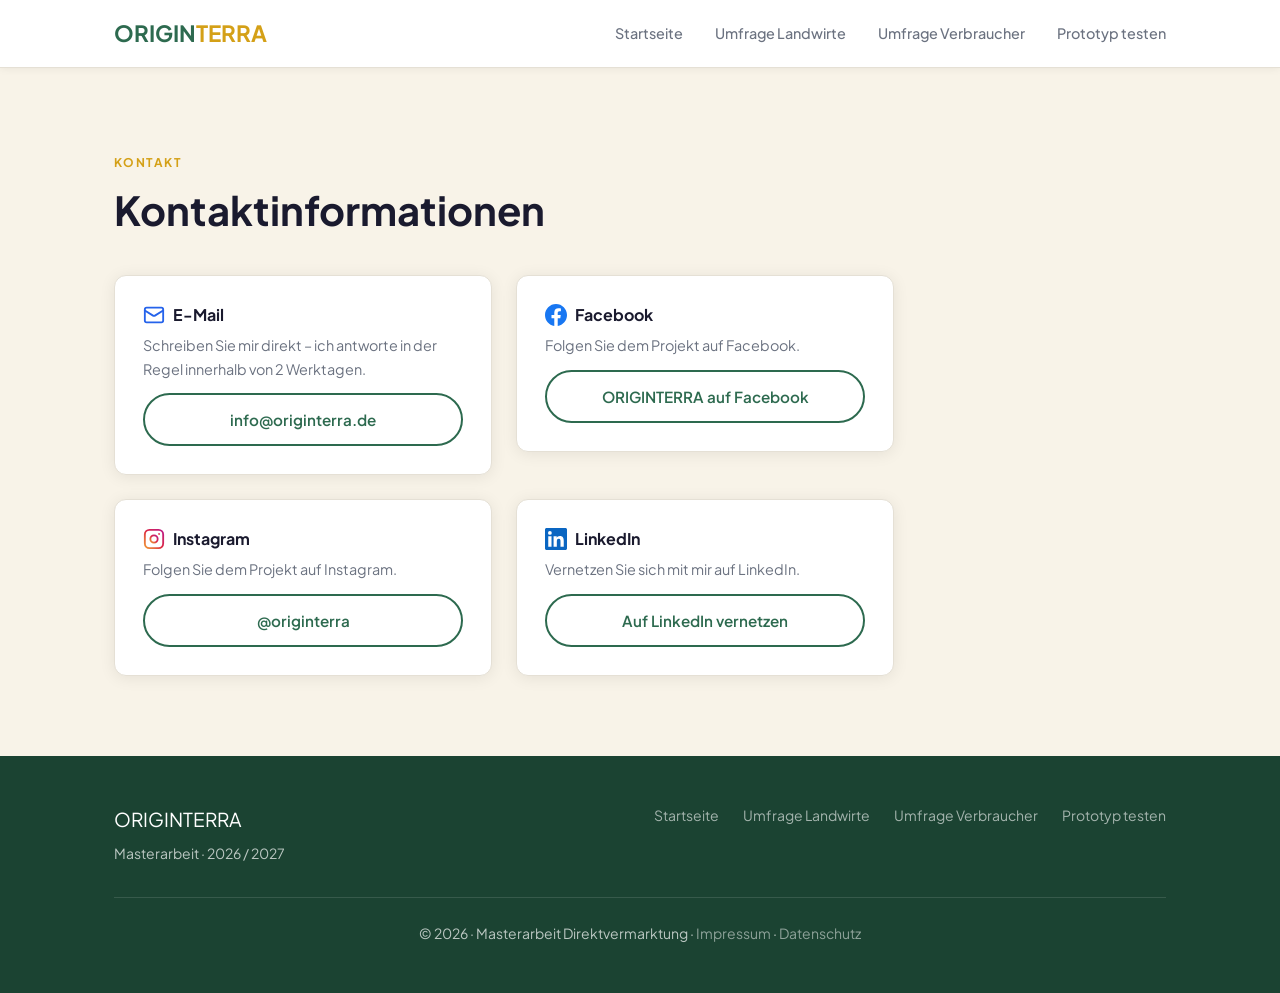
<file: kontakt.html>
<!DOCTYPE html>
<html lang="de">
<head>
  <meta charset="UTF-8">
  <meta name="viewport" content="width=device-width, initial-scale=1.0">
  <meta name="description" content="Kontakt – ORIGINTERRA Masterarbeit Direktvermarktung. Schreiben Sie mir direkt per E-Mail oder Instagram.">
  <meta name="robots" content="index, follow">
  <link rel="canonical" href="https://originterra.de/kontakt.html">
  <meta property="og:title" content="Kontakt – ORIGINTERRA">
  <meta property="og:description" content="Kontakt für Sponsoring, Zusammenarbeit oder Fragen zur Masterarbeit ORIGINTERRA.">
  <meta property="og:url" content="https://originterra.de/kontakt.html">
  <meta property="og:type" content="website">
  <meta property="og:image" content="https://originterra.de/images/og-image.svg">
  <meta name="twitter:card" content="summary_large_image">
  <meta name="twitter:image" content="https://originterra.de/images/og-image.svg">
  <title>Kontakt – ORIGINTERRA</title>
  <link rel="preconnect" href="https://fonts.googleapis.com">
  <link rel="preconnect" href="https://fonts.gstatic.com" crossorigin>
  <link href="https://fonts.googleapis.com/css2?family=Plus+Jakarta+Sans:wght@400;600;700;800;900&display=swap" rel="stylesheet">
  <link rel="stylesheet" href="css/styles.css">
  <style>
    .contact-info-card {
      background: var(--color-surface);
      border: 1px solid var(--color-border);
      border-radius: var(--radius);
      padding: 1.75rem;
      box-shadow: var(--shadow);
      display: flex;
      flex-direction: column;
    }
    .contact-info-card h3 { margin-bottom: 0.5rem; font-size: 1rem; }
    .contact-info-card > a { margin-top: auto; }
    @media (max-width: 600px) {
      .contact-grid { grid-template-columns: 1fr !important; }
      .contact-grid .contact-info-card { grid-column: auto !important; max-width: 100% !important; }
    }
  </style>
</head>
<body>

<!-- NAVIGATION -->
<nav class="nav">
  <div class="container">
    <div class="nav__inner">
      <a href="index.html" class="nav__logo">ORIGIN<span>TERRA</span></a>
      <button class="nav__toggle" id="nav-toggle" aria-label="Menü öffnen" aria-expanded="false">
        <span></span><span></span><span></span>
      </button>
      <ul class="nav__links" id="nav-links" role="list">
        <li><a href="index.html">Startseite</a></li>
        <li><a href="umfrage-bauern.html">Umfrage Landwirte</a></li>
        <li><a href="umfrage-konsumenten.html">Umfrage Verbraucher</a></li>
        <li><a href="index.html#prototyp">Prototyp testen</a></li>
      </ul>
    </div>
  </div>
</nav>

<!-- KONTAKT -->
<section class="section" id="kontakt">
  <div class="container">
    <span class="section-label">Kontakt</span>
    <h1 style="font-size: clamp(1.8rem, 4vw, 2.5rem); margin-bottom: 2.5rem;">Kontaktinformationen</h1>

    <div class="contact-grid" style="display:grid; grid-template-columns:1fr 1fr; gap:1.5rem; max-width:780px;">

      <div class="contact-info-card">
        <h3 style="display:flex; align-items:center; gap:0.5rem;">
          <svg xmlns="http://www.w3.org/2000/svg" width="22" height="22" viewBox="0 0 24 24" fill="none" stroke="#2563EB" stroke-width="2" stroke-linecap="round" stroke-linejoin="round" aria-hidden="true">
            <rect x="2" y="4" width="20" height="16" rx="2"/>
            <path d="m22 7-8.97 5.7a1.94 1.94 0 0 1-2.06 0L2 7"/>
          </svg>
          E-Mail
        </h3>
        <p style="color:var(--color-text-muted); font-size:0.9rem;">
          Schreiben Sie mir direkt – ich antworte in der Regel innerhalb von 2 Werktagen.
        </p>
        <a href="mailto:dimitrij.code@gmail.com" class="btn btn--outline mt-2">
          info@originterra.de
        </a>
      </div>

      <div class="contact-info-card">
        <h3 style="display:flex; align-items:center; gap:0.5rem;">
          <svg xmlns="http://www.w3.org/2000/svg" width="22" height="22" viewBox="0 0 24 24" fill="#1877F2" aria-hidden="true">
            <path d="M24 12.073C24 5.405 18.627 0 12 0S0 5.405 0 12.073C0 18.1 4.388 23.094 10.125 24v-8.437H7.078v-3.49h3.047V9.41c0-3.025 1.792-4.697 4.533-4.697 1.312 0 2.686.235 2.686.235v2.97h-1.513c-1.491 0-1.956.93-1.956 1.874v2.25h3.328l-.532 3.49h-2.796V24C19.612 23.094 24 18.1 24 12.073z"/>
          </svg>
          Facebook
        </h3>
        <p style="color:var(--color-text-muted); font-size:0.9rem;">
          Folgen Sie dem Projekt auf Facebook.
        </p>
        <a href="https://www.facebook.com/profile.php?id=61589672131113" target="_blank" rel="noopener" class="btn btn--outline mt-2">
          ORIGINTERRA auf Facebook
        </a>
      </div>

      <div class="contact-info-card">
        <h3 style="display:flex; align-items:center; gap:0.5rem;">
          <svg xmlns="http://www.w3.org/2000/svg" width="22" height="22" viewBox="0 0 24 24" fill="none" stroke="url(#ig-grad)" stroke-width="2" stroke-linecap="round" stroke-linejoin="round">
            <defs>
              <linearGradient id="ig-grad" x1="0%" y1="100%" x2="100%" y2="0%">
                <stop offset="0%" stop-color="#f09433"/>
                <stop offset="25%" stop-color="#e6683c"/>
                <stop offset="50%" stop-color="#dc2743"/>
                <stop offset="75%" stop-color="#cc2366"/>
                <stop offset="100%" stop-color="#bc1888"/>
              </linearGradient>
            </defs>
            <rect x="2" y="2" width="20" height="20" rx="5" ry="5"/>
            <circle cx="12" cy="12" r="4"/>
            <circle cx="17.5" cy="6.5" r="1" fill="url(#ig-grad)" stroke="none"/>
          </svg>
          Instagram
        </h3>
        <p style="color:var(--color-text-muted); font-size:0.9rem;">
          Folgen Sie dem Projekt auf Instagram.
        </p>
        <a href="https://www.instagram.com/originterra" target="_blank" rel="noopener" class="btn btn--outline mt-2">
          @originterra
        </a>
      </div>

      <div class="contact-info-card">
        <h3 style="display:flex; align-items:center; gap:0.5rem;">
          <svg xmlns="http://www.w3.org/2000/svg" width="22" height="22" viewBox="0 0 24 24" fill="#0A66C2" aria-hidden="true">
            <path d="M20.447 20.452h-3.554v-5.569c0-1.328-.027-3.037-1.852-3.037-1.853 0-2.136 1.445-2.136 2.939v5.667H9.351V9h3.414v1.561h.046c.477-.9 1.637-1.85 3.37-1.85 3.601 0 4.267 2.37 4.267 5.455v6.286zM5.337 7.433a2.062 2.062 0 01-2.063-2.065 2.064 2.064 0 112.063 2.065zm1.782 13.019H3.555V9h3.564v11.452zM22.225 0H1.771C.792 0 0 .774 0 1.729v20.542C0 23.227.792 24 1.771 24h20.451C23.2 24 24 23.227 24 22.271V1.729C24 .774 23.2 0 22.222 0h.003z"/>
          </svg>
          LinkedIn
        </h3>
        <p style="color:var(--color-text-muted); font-size:0.9rem;">
          Vernetzen Sie sich mit mir auf LinkedIn.
        </p>
        <a href="https://www.linkedin.com/in/dimitrij-weissbeck-86bb161b1/" target="_blank" rel="noopener" class="btn btn--outline mt-2">
          Auf LinkedIn vernetzen
        </a>
      </div>

    </div>
  </div>
</section>

<!-- FOOTER -->
<footer class="footer">
  <div class="container">
    <div class="footer__inner">
      <div>
        <div class="footer__brand">ORIGINTERRA</div>
        <p>Masterarbeit · 2026 / 2027</p>
      </div>
      <div class="footer__links">
        <a href="index.html">Startseite</a>
        <a href="umfrage-bauern.html">Umfrage Landwirte</a>
        <a href="umfrage-konsumenten.html">Umfrage Verbraucher</a>
        <a href="index.html#prototyp">Prototyp testen</a>
      </div>
    </div>
    <div class="footer__copy">
      &copy; 2026 · Masterarbeit Direktvermarktung ·
      <a href="impressum.html" style="color: rgba(255,255,255,0.5);">Impressum</a> ·
      <a href="datenschutz.html" style="color: rgba(255,255,255,0.5);">Datenschutz</a>
    </div>
  </div>
</footer>

<script>
  (function() {
    var btn = document.getElementById('nav-toggle');
    var nav = document.getElementById('nav-links');
    if (!btn || !nav) return;
    btn.addEventListener('click', function() {
      var open = nav.classList.toggle('is-open');
      btn.setAttribute('aria-expanded', open);
    });
    nav.querySelectorAll('a').forEach(function(a) {
      a.addEventListener('click', function() {
        nav.classList.remove('is-open');
        btn.setAttribute('aria-expanded', 'false');
      });
    });
    document.addEventListener('click', function(e) {
      if (!nav.contains(e.target) && !btn.contains(e.target)) {
        nav.classList.remove('is-open');
        btn.setAttribute('aria-expanded', 'false');
      }
    });
  })();
</script>
</body>
</html>
</file>
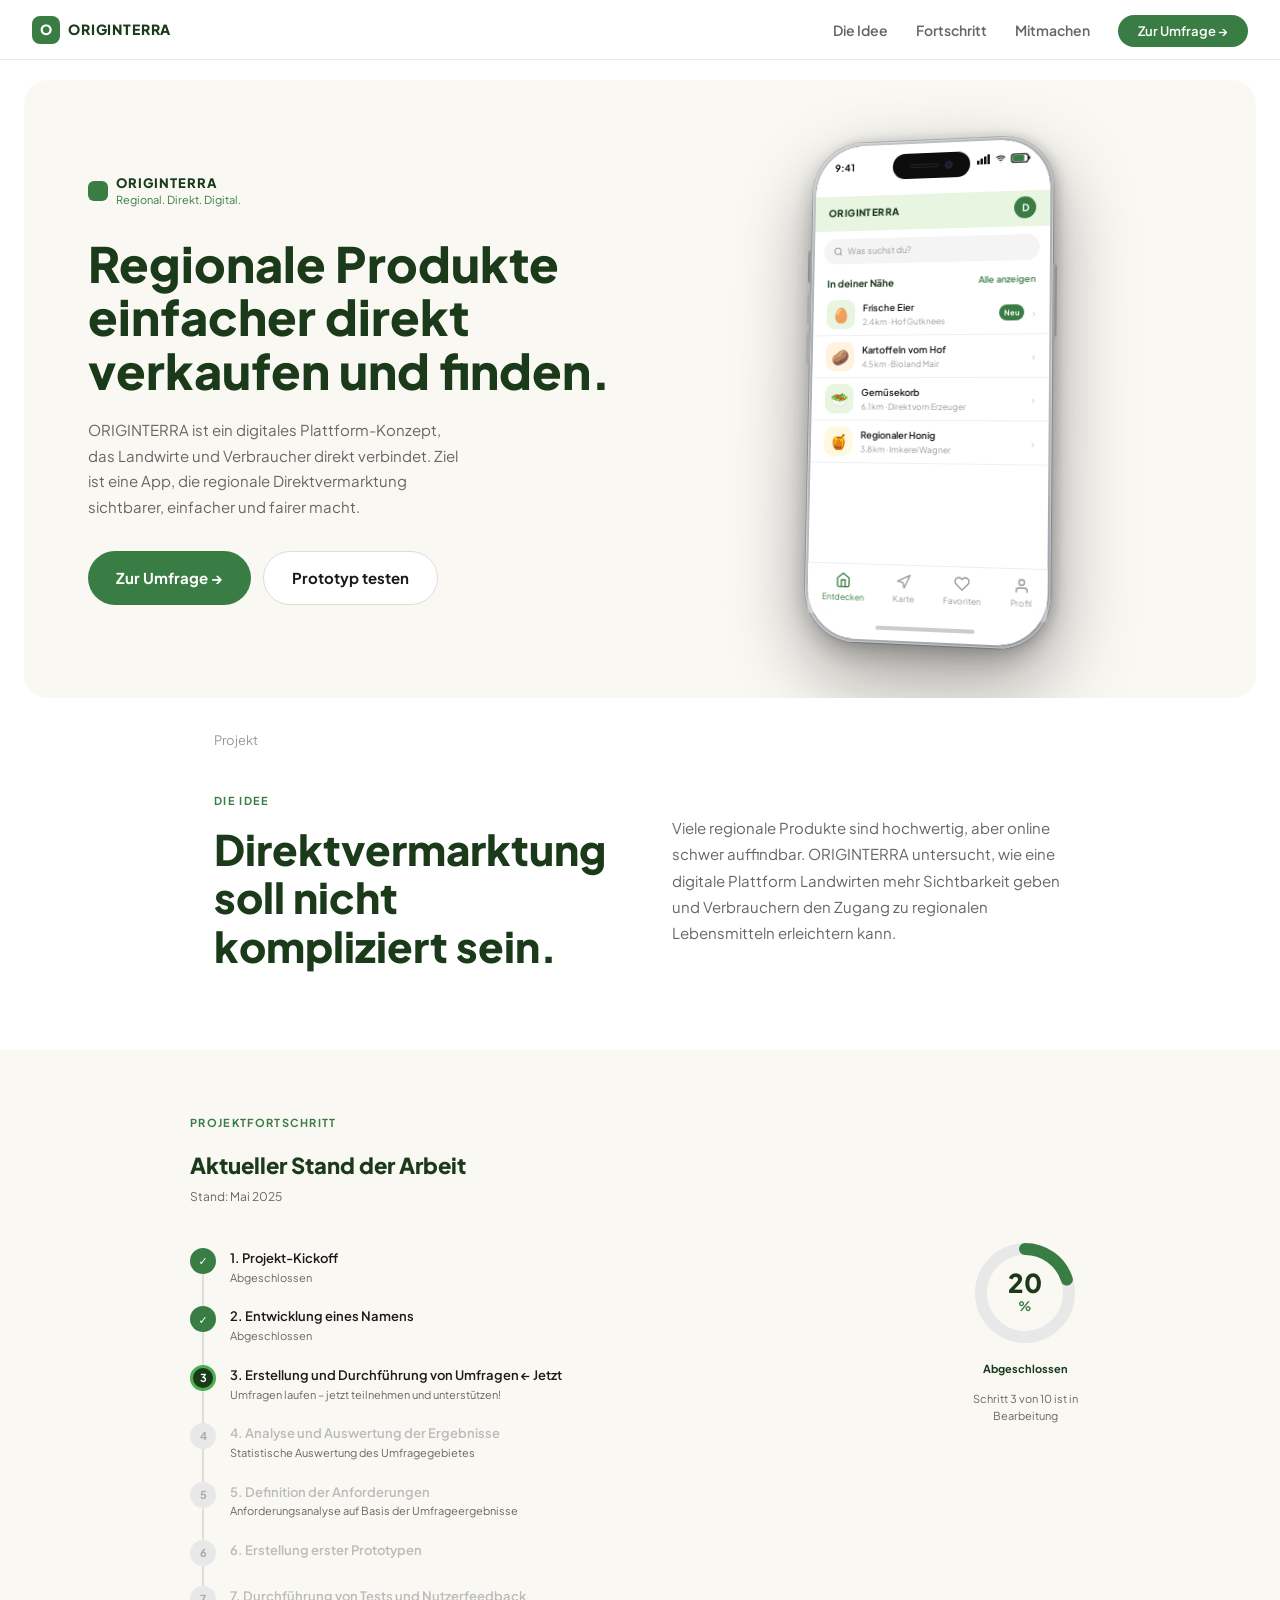
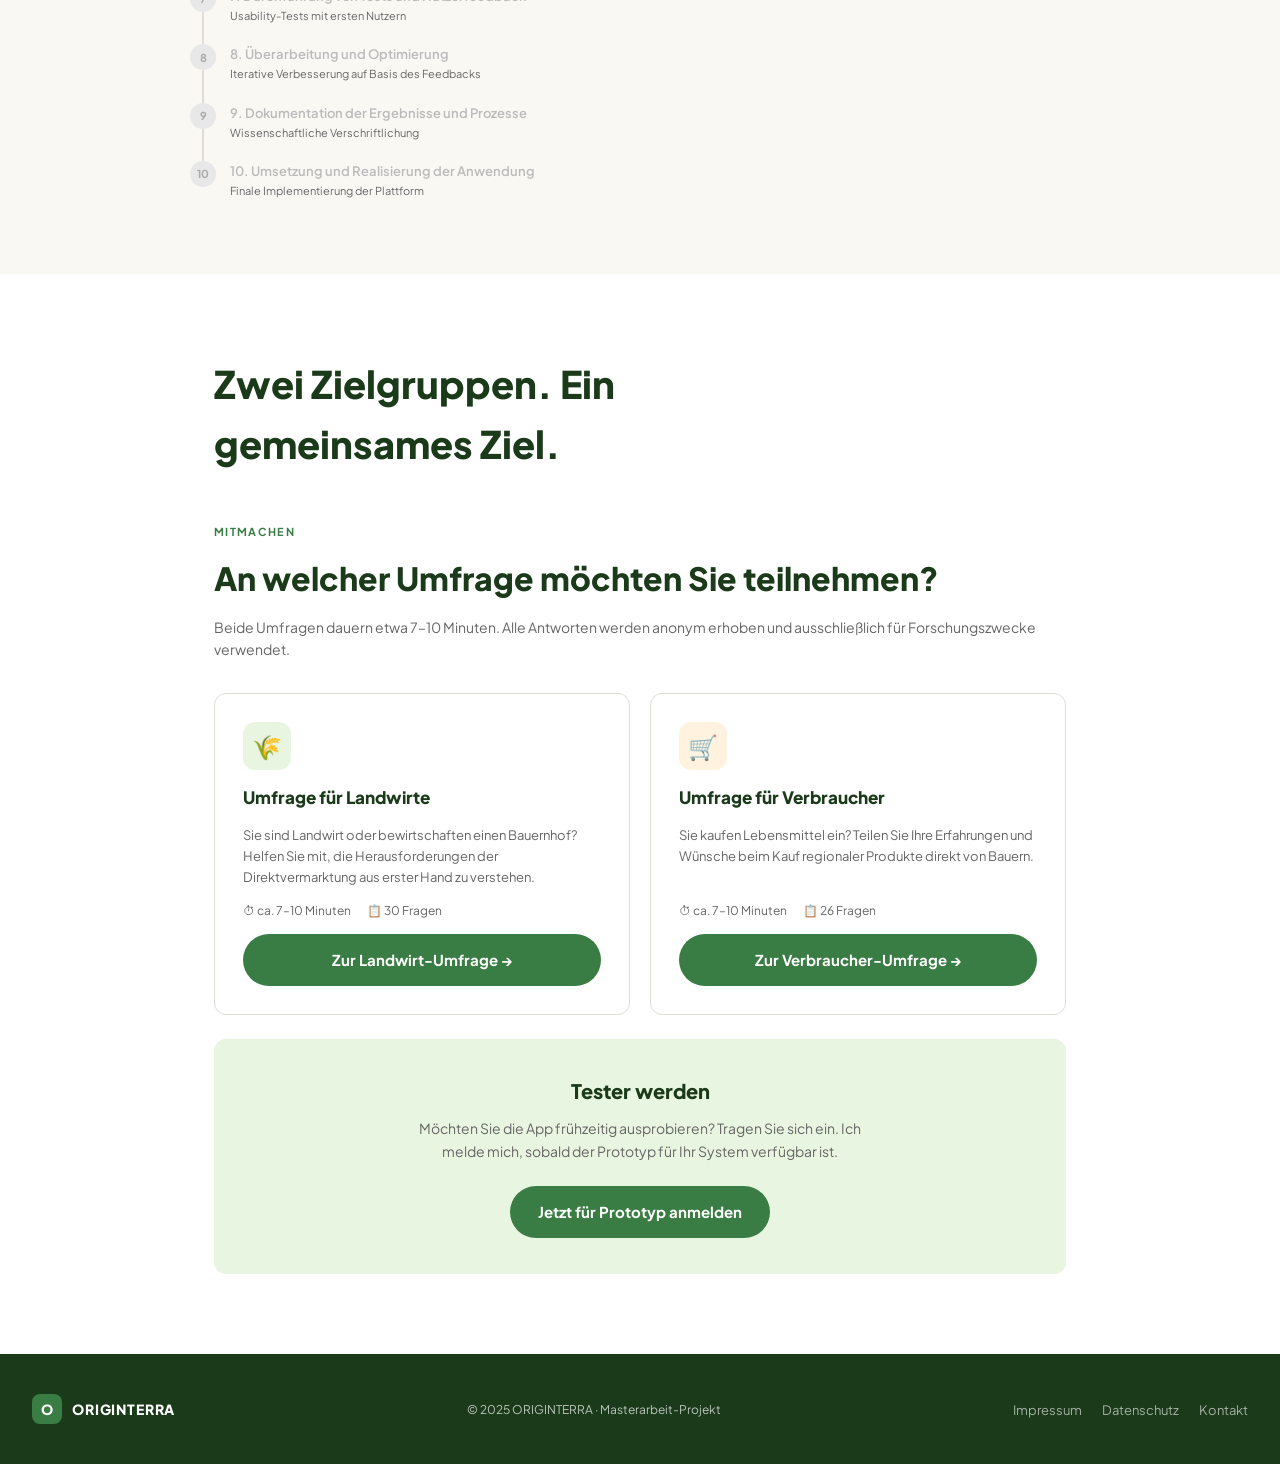
<file: prototype.html>
<!DOCTYPE html>
<html lang="de">
<head>
  <meta charset="UTF-8" />
  <meta name="viewport" content="width=device-width, initial-scale=1.0" />
  <title>ORIGINTERRA – Prototype</title>
  <link rel="preconnect" href="https://fonts.googleapis.com" />
  <link rel="preconnect" href="https://fonts.gstatic.com" crossorigin />
  <link href="https://fonts.googleapis.com/css2?family=Plus+Jakarta+Sans:wght@400;600;700;800;900&display=swap" rel="stylesheet" />
  <style>
    *, *::before, *::after { box-sizing: border-box; margin: 0; padding: 0; }

    :root {
      --green-dark:  #1a3a1a;
      --green-mid:   #2d6a2d;
      --green-main:  #3a7d44;
      --green-light: #e8f5e0;
      --green-accent:#4caf50;
      --cream:       #faf8f3;
      --text:        #1a1a1a;
      --text-muted:  #666;
      --border:      #e0ddd6;
      --radius:      12px;
    }

    html { scroll-behavior: smooth; }

    body {
      font-family: 'Plus Jakarta Sans', system-ui, -apple-system, sans-serif;
      background: #fff;
      color: var(--text);
      line-height: 1.6;
    }

    /* ── NAVBAR ───────────────────────────────────────── */
    .navbar {
      position: sticky;
      top: 0;
      z-index: 100;
      background: rgba(255,255,255,0.88);
      backdrop-filter: blur(16px);
      -webkit-backdrop-filter: blur(16px);
      border-bottom: 1px solid rgba(224,221,214,0.6);
      padding: 0 32px;
      height: 60px;
      display: flex;
      align-items: center;
      justify-content: space-between;
    }

    .navbar-logo {
      display: flex;
      align-items: center;
      gap: 8px;
      text-decoration: none;
    }

    .navbar-logo .logo-mark {
      width: 28px;
      height: 28px;
      background: var(--green-main);
      border-radius: 8px;
      display: flex;
      align-items: center;
      justify-content: center;
      color: #fff;
      font-size: 14px;
      font-weight: 900;
    }

    .navbar-logo .logo-name {
      font-size: 14px;
      font-weight: 800;
      letter-spacing: 0.06em;
      color: var(--green-dark);
    }

    .navbar-links {
      display: flex;
      align-items: center;
      gap: 28px;
      list-style: none;
    }

    .navbar-links a {
      font-size: 14px;
      font-weight: 600;
      color: var(--text-muted);
      text-decoration: none;
      transition: color 0.2s;
    }
    .navbar-links a:hover { color: var(--green-dark); }

    .navbar-cta {
      background: var(--green-main);
      color: #fff !important;
      padding: 8px 20px;
      border-radius: 50px;
      font-size: 13px !important;
      transition: background 0.2s !important;
    }
    .navbar-cta:hover { background: var(--green-mid) !important; color: #fff !important; }

    /* ── HERO ─────────────────────────────────────────── */
    .hero {
      background: var(--cream);
      border-radius: 24px;
      margin: 20px 24px;
      padding: 56px 64px;
      display: grid;
      grid-template-columns: 1fr 1fr;
      gap: 48px;
      align-items: center;
      overflow: hidden;
    }

    .hero-logo {
      display: flex;
      align-items: center;
      gap: 8px;
      margin-bottom: 28px;
    }

    .hero-logo .logo-mark {
      width: 20px;
      height: 20px;
      background: var(--green-main);
      border-radius: 6px;
    }

    .hero-logo .logo-name {
      font-size: 13px;
      font-weight: 800;
      letter-spacing: 0.08em;
      color: var(--green-dark);
    }

    .hero-logo .logo-sub {
      font-size: 11px;
      color: var(--green-main);
      margin-top: -2px;
    }

    .hero h1 {
      font-size: clamp(30px, 3.8vw, 50px);
      font-weight: 900;
      line-height: 1.1;
      color: var(--green-dark);
      margin-bottom: 20px;
    }

    .hero p {
      font-size: 15px;
      color: var(--text-muted);
      max-width: 380px;
      margin-bottom: 32px;
      line-height: 1.7;
    }

    .hero-buttons {
      display: flex;
      gap: 12px;
      flex-wrap: wrap;
    }

    .btn-primary {
      background: var(--green-main);
      color: #fff;
      border: none;
      padding: 14px 28px;
      border-radius: 50px;
      font-size: 15px;
      font-weight: 700;
      cursor: pointer;
      text-decoration: none;
      display: inline-flex;
      align-items: center;
      gap: 6px;
      transition: background 0.2s, transform 0.15s;
      font-family: inherit;
    }
    .btn-primary:hover { background: var(--green-mid); transform: translateY(-1px); }

    .btn-secondary {
      background: #fff;
      color: var(--text);
      border: 1.5px solid var(--border);
      padding: 14px 28px;
      border-radius: 50px;
      font-size: 15px;
      font-weight: 700;
      cursor: pointer;
      text-decoration: none;
      display: inline-flex;
      align-items: center;
      transition: border-color 0.2s, transform 0.15s;
      font-family: inherit;
    }
    .btn-secondary:hover { border-color: var(--green-main); transform: translateY(-1px); }

    /* ── iPHONE 17 MOCKUP ────────────────────────────── */
    .phone-wrap {
      display: flex;
      justify-content: center;
      align-items: center;
      perspective: 1200px;
    }

    .iphone17 {
      position: relative;
      width: 248px;
      height: 506px;
      background: linear-gradient(145deg, #c8cdd2 0%, #a8adb2 30%, #b8bdc2 60%, #989da2 100%);
      border-radius: 52px;
      padding: 3px;
      box-shadow:
        0 0 0 1px rgba(255,255,255,0.35) inset,
        0 0 0 1px rgba(0,0,0,0.18),
        0 32px 80px rgba(0,0,0,0.38),
        0 8px 24px rgba(0,0,0,0.22),
        4px 0 12px rgba(0,0,0,0.12);
      transform: rotateY(-12deg) rotateX(4deg);
      transition: transform 0.4s ease;
    }
    .phone-wrap:hover .iphone17 {
      transform: rotateY(-4deg) rotateX(2deg);
    }

    .iphone17::before {
      content: '';
      position: absolute;
      left: -4px;
      top: 110px;
      width: 4px;
      height: 34px;
      background: linear-gradient(to right, #888, #aaa);
      border-radius: 3px 0 0 3px;
      box-shadow: 0 44px 0 #aaa, 0 84px 0 #aaa;
    }

    .iphone17::after {
      content: '';
      position: absolute;
      right: -4px;
      top: 130px;
      width: 4px;
      height: 72px;
      background: linear-gradient(to left, #888, #aaa);
      border-radius: 0 3px 3px 0;
    }

    .iphone17-inner {
      width: 100%;
      height: 100%;
      background: #0d0d0d;
      border-radius: 50px;
      overflow: hidden;
      display: flex;
      flex-direction: column;
    }

    .iphone17-screen {
      flex: 1;
      background: #fff;
      border-radius: 49px;
      overflow: hidden;
      display: flex;
      flex-direction: column;
    }

    .iphone17-statusbar {
      height: 52px;
      background: #fff;
      display: flex;
      align-items: flex-start;
      justify-content: space-between;
      padding: 14px 20px 0;
      font-size: 9px;
      font-weight: 700;
      color: #111;
      position: relative;
      flex-shrink: 0;
    }

    .dynamic-island {
      position: absolute;
      top: 10px;
      left: 50%;
      transform: translateX(-50%);
      width: 80px;
      height: 26px;
      background: #0d0d0d;
      border-radius: 20px;
      z-index: 10;
      display: flex;
      align-items: center;
      justify-content: center;
      gap: 6px;
    }

    .di-camera {
      width: 8px;
      height: 8px;
      background: #1a1a2e;
      border-radius: 50%;
      border: 1.5px solid #2a2a3e;
    }

    .di-speaker {
      width: 30px;
      height: 4px;
      background: #111;
      border-radius: 4px;
      border: 1px solid #222;
    }

    .status-left { font-size: 10px; font-weight: 700; }
    .status-right { display: flex; align-items: center; gap: 4px; }

    .iphone17-content {
      flex: 1;
      overflow: hidden;
      display: flex;
      flex-direction: column;
      font-size: 9px;
    }

    .app-header {
      background: var(--green-light);
      padding: 6px 14px 8px;
      display: flex;
      align-items: center;
      justify-content: space-between;
    }

    .app-header-logo {
      font-size: 10px;
      font-weight: 800;
      color: var(--green-dark);
      letter-spacing: 0.04em;
    }

    .app-header-avatar {
      width: 22px;
      height: 22px;
      border-radius: 50%;
      background: var(--green-main);
      display: flex;
      align-items: center;
      justify-content: center;
      color: #fff;
      font-size: 10px;
      font-weight: 700;
    }

    .phone-search {
      margin: 8px 10px;
      background: #f4f4f4;
      border-radius: 20px;
      padding: 6px 10px;
      display: flex;
      align-items: center;
      gap: 5px;
      font-size: 9px;
      color: #999;
    }

    .phone-section-title {
      padding: 4px 14px 3px;
      font-weight: 700;
      font-size: 10px;
      color: var(--green-dark);
      display: flex;
      justify-content: space-between;
    }
    .phone-section-title a {
      font-size: 9px;
      color: var(--green-main);
      font-weight: 600;
      text-decoration: none;
    }

    .phone-item {
      display: flex;
      align-items: center;
      gap: 8px;
      padding: 6px 14px;
      border-bottom: 1px solid #f0f0f0;
    }

    .phone-item-icon {
      width: 30px;
      height: 30px;
      border-radius: 9px;
      display: flex;
      align-items: center;
      justify-content: center;
      font-size: 15px;
      flex-shrink: 0;
    }

    .phone-item-text { flex: 1; }
    .phone-item-name { font-weight: 600; color: var(--text); font-size: 9.5px; }
    .phone-item-sub  { color: #999; font-size: 8.5px; }
    .phone-item-arrow { color: #ccc; font-size: 11px; }

    .phone-item-badge {
      background: var(--green-main);
      color: #fff;
      font-size: 7.5px;
      padding: 2px 5px;
      border-radius: 8px;
      font-weight: 700;
    }

    .phone-nav {
      display: flex;
      justify-content: space-around;
      padding: 8px 0 10px;
      border-top: 1px solid #eee;
      font-size: 8.5px;
      color: #999;
      background: rgba(255,255,255,0.95);
      backdrop-filter: blur(10px);
      flex-shrink: 0;
    }
    .phone-nav-item {
      display: flex;
      flex-direction: column;
      align-items: center;
      gap: 2px;
    }
    .phone-nav-item svg { width: 16px; height: 16px; }
    .phone-nav-item.active { color: var(--green-main); }
    .phone-nav-item.active svg { stroke: var(--green-main); }
    .phone-nav-item:not(.active) svg { stroke: #999; }

    .home-indicator {
      height: 24px;
      background: #fff;
      border-radius: 0 0 49px 49px;
      display: flex;
      align-items: center;
      justify-content: center;
      flex-shrink: 0;
    }
    .home-bar {
      width: 100px;
      height: 4px;
      background: #ccc;
      border-radius: 4px;
    }

    /* ── SCROLL ANIMATIONS ────────────────────────────── */
    .reveal {
      opacity: 0;
      transform: translateY(28px);
      transition: opacity 0.6s ease, transform 0.6s ease;
    }
    .reveal.visible {
      opacity: 1;
      transform: translateY(0);
    }
    .reveal-delay-1 { transition-delay: 0.1s; }
    .reveal-delay-2 { transition-delay: 0.2s; }
    .reveal-delay-3 { transition-delay: 0.3s; }

    /* ── SECTIONS ─────────────────────────────────────── */
    .section {
      max-width: 900px;
      margin: 0 auto;
      padding: 80px 24px;
    }

    .section-label {
      font-size: 11px;
      font-weight: 700;
      letter-spacing: 0.12em;
      text-transform: uppercase;
      color: var(--green-main);
      margin-bottom: 16px;
    }

    .section h2 {
      font-size: clamp(26px, 3.5vw, 42px);
      font-weight: 900;
      line-height: 1.15;
      color: var(--green-dark);
      max-width: 560px;
    }

    .section-body {
      display: grid;
      grid-template-columns: 1fr 1fr;
      gap: 64px;
      align-items: center;
    }

    .section-text {
      font-size: 15px;
      color: var(--text-muted);
      line-height: 1.75;
      max-width: 400px;
    }

    /* ── PROGRESS ─────────────────────────────────────── */
    .progress-section {
      background: var(--cream);
      padding: 64px 24px;
    }

    .progress-inner {
      max-width: 900px;
      margin: 0 auto;
    }

    .progress-header h3 {
      font-size: 22px;
      font-weight: 800;
      color: var(--green-dark);
      margin-bottom: 4px;
    }

    .progress-date {
      font-size: 12px;
      color: var(--text-muted);
      margin-bottom: 32px;
    }

    .progress-layout {
      display: grid;
      grid-template-columns: 1fr auto;
      gap: 48px;
      align-items: start;
    }

    .timeline { list-style: none; }

    .timeline li {
      display: flex;
      align-items: flex-start;
      gap: 14px;
      padding: 10px 0;
      position: relative;
    }

    .timeline li:not(:last-child)::before {
      content: '';
      position: absolute;
      left: 12px;
      top: 30px;
      bottom: -10px;
      width: 2px;
      background: var(--border);
    }

    .tl-dot {
      width: 26px;
      height: 26px;
      border-radius: 50%;
      flex-shrink: 0;
      display: flex;
      align-items: center;
      justify-content: center;
      font-size: 11px;
      font-weight: 700;
      position: relative;
      z-index: 1;
    }

    .tl-dot.done   { background: var(--green-main); color: #fff; }
    .tl-dot.active { background: var(--green-dark); color: #fff; border: 3px solid var(--green-accent); }
    .tl-dot.todo   { background: #e8e8e8; color: #aaa; }

    .tl-title       { font-size: 13px; font-weight: 600; color: var(--text); }
    .tl-title.muted { color: #bbb; }
    .tl-sub         { font-size: 11px; color: var(--text-muted); }

    /* ── DONUT CHART ──────────────────────────────────── */
    .donut-wrap {
      display: flex;
      flex-direction: column;
      align-items: center;
      gap: 12px;
    }

    .donut-chart {
      position: relative;
      width: 110px;
      height: 110px;
    }

    .donut-chart svg { transform: rotate(-90deg); }

    .donut-center {
      position: absolute;
      inset: 0;
      display: flex;
      flex-direction: column;
      align-items: center;
      justify-content: center;
    }

    .donut-number {
      font-size: 26px;
      font-weight: 900;
      color: var(--green-dark);
      line-height: 1;
    }

    .donut-pct {
      font-size: 13px;
      font-weight: 700;
      color: var(--green-main);
    }

    .donut-label {
      font-size: 11px;
      font-weight: 700;
      color: var(--green-dark);
      text-align: center;
    }

    .donut-sub {
      font-size: 11px;
      color: var(--text-muted);
      text-align: center;
      max-width: 130px;
    }

    /* ── ZIELGRUPPEN ──────────────────────────────────── */
    .ziel-section {
      max-width: 900px;
      margin: 0 auto;
      padding: 80px 24px 32px;
    }

    .ziel-section h2 {
      font-size: clamp(24px, 3vw, 38px);
      font-weight: 900;
      color: var(--green-dark);
      max-width: 500px;
    }

    /* ── MITMACHEN ────────────────────────────────────── */
    .mitmachen-section {
      max-width: 900px;
      margin: 0 auto;
      padding: 16px 24px 80px;
    }

    .mitmachen-label {
      font-size: 11px;
      font-weight: 700;
      letter-spacing: 0.12em;
      text-transform: uppercase;
      color: var(--green-main);
      margin-bottom: 12px;
    }

    .mitmachen-section h2 {
      font-size: clamp(22px, 2.5vw, 32px);
      font-weight: 800;
      color: var(--green-dark);
      margin-bottom: 12px;
    }

    .mitmachen-section > p {
      font-size: 14px;
      color: var(--text-muted);
      margin-bottom: 32px;
    }

    .umfrage-cards {
      display: grid;
      grid-template-columns: 1fr 1fr;
      gap: 20px;
      margin-bottom: 24px;
    }

    .umfrage-card {
      background: #fff;
      border: 1.5px solid var(--border);
      border-radius: var(--radius);
      padding: 28px;
      display: flex;
      flex-direction: column;
      gap: 14px;
      transition: border-color 0.2s, box-shadow 0.2s, transform 0.2s;
      cursor: pointer;
    }
    .umfrage-card:hover {
      border-color: var(--green-main);
      box-shadow: 0 8px 32px rgba(58,125,68,0.12);
      transform: translateY(-3px);
    }

    .umfrage-icon {
      width: 48px;
      height: 48px;
      border-radius: 12px;
      display: flex;
      align-items: center;
      justify-content: center;
      font-size: 24px;
    }

    .umfrage-icon.farmer   { background: var(--green-light); }
    .umfrage-icon.consumer { background: #fff3e0; }

    .umfrage-card h3 {
      font-size: 17px;
      font-weight: 800;
      color: var(--green-dark);
    }

    .umfrage-card p {
      font-size: 13px;
      color: var(--text-muted);
      line-height: 1.6;
      flex: 1;
    }

    .umfrage-meta {
      display: flex;
      gap: 16px;
      font-size: 12px;
      color: var(--text-muted);
    }

    .umfrage-meta span::before       { content: '⏱ '; }
    .umfrage-meta span:last-child::before { content: '📋 '; }

    /* ── TESTER CARD ──────────────────────────────────── */
    .tester-card {
      background: var(--green-light);
      border-radius: var(--radius);
      padding: 36px;
      text-align: center;
    }

    .tester-card h3 {
      font-size: 20px;
      font-weight: 800;
      color: var(--green-dark);
      margin-bottom: 10px;
    }

    .tester-card p {
      font-size: 14px;
      color: var(--text-muted);
      max-width: 480px;
      margin: 0 auto 24px;
    }

    /* ── FOOTER ───────────────────────────────────────── */
    .footer {
      background: var(--green-dark);
      color: rgba(255,255,255,0.7);
      padding: 40px 32px;
      display: flex;
      align-items: center;
      justify-content: space-between;
      flex-wrap: wrap;
      gap: 16px;
    }

    .footer-brand {
      display: flex;
      align-items: center;
      gap: 10px;
    }

    .footer-logo-mark {
      width: 30px;
      height: 30px;
      background: var(--green-main);
      border-radius: 8px;
      display: flex;
      align-items: center;
      justify-content: center;
      color: #fff;
      font-size: 14px;
      font-weight: 900;
    }

    .footer-name {
      font-size: 14px;
      font-weight: 800;
      color: #fff;
      letter-spacing: 0.06em;
    }

    .footer-copy {
      font-size: 12px;
    }

    .footer-links {
      display: flex;
      gap: 20px;
      list-style: none;
    }

    .footer-links a {
      font-size: 13px;
      color: rgba(255,255,255,0.6);
      text-decoration: none;
      transition: color 0.2s;
    }
    .footer-links a:hover { color: #fff; }

    /* ── RESPONSIVE ───────────────────────────────────── */
    @media (max-width: 720px) {
      .navbar-links { display: none; }
      .hero {
        grid-template-columns: 1fr;
        padding: 40px 32px;
        margin: 12px;
      }
      .phone-wrap { display: none; }
      .section-body      { grid-template-columns: 1fr; gap: 32px; }
      .umfrage-cards     { grid-template-columns: 1fr; }
      .progress-layout   { grid-template-columns: 1fr; }
      .footer            { flex-direction: column; align-items: flex-start; }
    }
  </style>
</head>
<body>

  <!-- ── NAVBAR ──────────────────────────────────────── -->
  <nav class="navbar">
    <a href="#" class="navbar-logo">
      <div class="logo-mark">O</div>
      <span class="logo-name">ORIGINTERRA</span>
    </a>
    <ul class="navbar-links">
      <li><a href="#idee">Die Idee</a></li>
      <li><a href="#fortschritt">Fortschritt</a></li>
      <li><a href="#umfrage">Mitmachen</a></li>
      <li><a href="#umfrage" class="navbar-cta">Zur Umfrage →</a></li>
    </ul>
  </nav>

  <!-- ── HERO ────────────────────────────────────────── -->
  <section class="hero">
    <div>
      <div class="hero-logo reveal">
        <div class="logo-mark"></div>
        <div>
          <div class="logo-name">ORIGINTERRA</div>
          <div class="logo-sub">Regional. Direkt. Digital.</div>
        </div>
      </div>

      <h1 class="reveal reveal-delay-1">Regionale Produkte einfacher direkt verkaufen und finden.</h1>
      <p class="reveal reveal-delay-2">ORIGINTERRA ist ein digitales Plattform-Konzept, das Landwirte und Verbraucher direkt verbindet. Ziel ist eine App, die regionale Direktvermarktung sichtbarer, einfacher und fairer macht.</p>

      <div class="hero-buttons reveal reveal-delay-3">
        <a href="#umfrage" class="btn-primary">Zur Umfrage →</a>
        <a href="#" class="btn-secondary">Prototyp testen</a>
      </div>
    </div>

    <!-- iPhone 17 Mockup -->
    <div class="phone-wrap reveal reveal-delay-2">
      <div class="iphone17">
        <div class="iphone17-inner">
          <div class="iphone17-screen">

            <div class="iphone17-statusbar">
              <span class="status-left">9:41</span>
              <div class="dynamic-island">
                <div class="di-speaker"></div>
                <div class="di-camera"></div>
              </div>
              <div class="status-right">
                <svg width="14" height="10" viewBox="0 0 14 10" fill="#111">
                  <rect x="0" y="6" width="2.5" height="4" rx="0.5"/>
                  <rect x="3.5" y="4" width="2.5" height="6" rx="0.5"/>
                  <rect x="7" y="2" width="2.5" height="8" rx="0.5"/>
                  <rect x="10.5" y="0" width="2.5" height="10" rx="0.5"/>
                </svg>
                <svg width="12" height="10" viewBox="0 0 24 24" fill="none" stroke="#111" stroke-width="2.5">
                  <path d="M5 12.55a11 11 0 0 1 14.08 0"/><path d="M1.42 9a16 16 0 0 1 21.16 0"/><path d="M8.53 16.11a6 6 0 0 1 6.95 0"/><circle cx="12" cy="20" r="1" fill="#111" stroke="none"/>
                </svg>
                <svg width="20" height="10" viewBox="0 0 24 12">
                  <rect x="1" y="1" width="20" height="10" rx="3" fill="none" stroke="#111" stroke-width="1.5"/>
                  <rect x="21" y="4" width="2.5" height="4" rx="1" fill="#111"/>
                  <rect x="2.5" y="2.5" width="14" height="7" rx="1.5" fill="#3a7d44"/>
                </svg>
              </div>
            </div>

            <div class="iphone17-content">
              <div class="app-header">
                <div class="app-header-logo">ORIGINTERRA</div>
                <div class="app-header-avatar">D</div>
              </div>

              <div class="phone-search">
                <svg width="10" height="10" viewBox="0 0 24 24" fill="none" stroke="#999" stroke-width="2.5"><circle cx="11" cy="11" r="8"/><line x1="21" y1="21" x2="16.65" y2="16.65"/></svg>
                Was suchst du?
              </div>

              <div class="phone-section-title">
                <span>In deiner Nähe</span>
                <a href="#">Alle anzeigen</a>
              </div>

              <div class="phone-item">
                <div class="phone-item-icon" style="background:#e8f5e0;">🥚</div>
                <div class="phone-item-text">
                  <div class="phone-item-name">Frische Eier</div>
                  <div class="phone-item-sub">2.4 km · Hof Gutknees</div>
                </div>
                <div class="phone-item-badge">Neu</div>
                <span class="phone-item-arrow">›</span>
              </div>

              <div class="phone-item">
                <div class="phone-item-icon" style="background:#fff3e0;">🥔</div>
                <div class="phone-item-text">
                  <div class="phone-item-name">Kartoffeln vom Hof</div>
                  <div class="phone-item-sub">4.5 km · Bioland Mair</div>
                </div>
                <span class="phone-item-arrow">›</span>
              </div>

              <div class="phone-item">
                <div class="phone-item-icon" style="background:#e8f5e0;">🥗</div>
                <div class="phone-item-text">
                  <div class="phone-item-name">Gemüsekorb</div>
                  <div class="phone-item-sub">6.1 km · Direkt vom Erzeuger</div>
                </div>
                <span class="phone-item-arrow">›</span>
              </div>

              <div class="phone-item">
                <div class="phone-item-icon" style="background:#fff8e1;">🍯</div>
                <div class="phone-item-text">
                  <div class="phone-item-name">Regionaler Honig</div>
                  <div class="phone-item-sub">3.8 km · Imkerei Wagner</div>
                </div>
                <span class="phone-item-arrow">›</span>
              </div>
            </div>

            <div class="phone-nav">
              <div class="phone-nav-item active">
                <svg viewBox="0 0 24 24" fill="none" stroke-width="2" stroke-linecap="round" stroke-linejoin="round"><path d="M3 9l9-7 9 7v11a2 2 0 0 1-2 2H5a2 2 0 0 1-2-2z"/><polyline points="9 22 9 12 15 12 15 22"/></svg>
                <span>Entdecken</span>
              </div>
              <div class="phone-nav-item">
                <svg viewBox="0 0 24 24" fill="none" stroke-width="2" stroke-linecap="round" stroke-linejoin="round"><polygon points="3 11 22 2 13 21 11 13 3 11"/></svg>
                <span>Karte</span>
              </div>
              <div class="phone-nav-item">
                <svg viewBox="0 0 24 24" fill="none" stroke-width="2" stroke-linecap="round" stroke-linejoin="round"><path d="M20.84 4.61a5.5 5.5 0 0 0-7.78 0L12 5.67l-1.06-1.06a5.5 5.5 0 0 0-7.78 7.78l1.06 1.06L12 21.23l7.78-7.78 1.06-1.06a5.5 5.5 0 0 0 0-7.78z"/></svg>
                <span>Favoriten</span>
              </div>
              <div class="phone-nav-item">
                <svg viewBox="0 0 24 24" fill="none" stroke-width="2" stroke-linecap="round" stroke-linejoin="round"><path d="M20 21v-2a4 4 0 0 0-4-4H8a4 4 0 0 0-4 4v2"/><circle cx="12" cy="7" r="4"/></svg>
                <span>Profil</span>
              </div>
            </div>

            <div class="home-indicator"><div class="home-bar"></div></div>
          </div>
        </div>
      </div>
    </div>
  </section>

  <!-- ── DIE IDEE ──────────────────────────────────────── -->
  <div style="max-width:900px;margin:0 auto;padding:8px 24px 0;">
    <span style="font-size:13px;color:#999;">Projekt</span>
  </div>

  <section class="section" id="idee" style="padding-top:40px;">
    <div class="section-body">
      <div class="reveal">
        <div class="section-label">Die Idee</div>
        <h2>Direktvermarktung soll nicht kompliziert sein.</h2>
      </div>
      <p class="section-text reveal reveal-delay-1">
        Viele regionale Produkte sind hochwertig, aber online schwer auffindbar. ORIGINTERRA untersucht, wie eine digitale Plattform Landwirten mehr Sichtbarkeit geben und Verbrauchern den Zugang zu regionalen Lebensmitteln erleichtern kann.
      </p>
    </div>
  </section>

  <!-- ── PROJEKTFORTSCHRITT ───────────────────────────── -->
  <div class="progress-section" id="fortschritt">
    <div class="progress-inner">
      <div class="progress-header reveal">
        <div class="section-label">Projektfortschritt</div>
        <h3>Aktueller Stand der Arbeit</h3>
      </div>
      <div class="progress-date reveal">Stand: Mai 2025</div>

      <div class="progress-layout">
        <ul class="timeline reveal">
          <li>
            <div class="tl-dot done">✓</div>
            <div class="tl-content">
              <div class="tl-title">1. Projekt-Kickoff</div>
              <div class="tl-sub">Abgeschlossen</div>
            </div>
          </li>
          <li>
            <div class="tl-dot done">✓</div>
            <div class="tl-content">
              <div class="tl-title">2. Entwicklung eines Namens</div>
              <div class="tl-sub">Abgeschlossen</div>
            </div>
          </li>
          <li>
            <div class="tl-dot active">3</div>
            <div class="tl-content">
              <div class="tl-title">3. Erstellung und Durchführung von Umfragen ← Jetzt</div>
              <div class="tl-sub">Umfragen laufen – jetzt teilnehmen und unterstützen!</div>
            </div>
          </li>
          <li>
            <div class="tl-dot todo">4</div>
            <div class="tl-content">
              <div class="tl-title muted">4. Analyse und Auswertung der Ergebnisse</div>
              <div class="tl-sub">Statistische Auswertung des Umfragegebietes</div>
            </div>
          </li>
          <li>
            <div class="tl-dot todo">5</div>
            <div class="tl-content">
              <div class="tl-title muted">5. Definition der Anforderungen</div>
              <div class="tl-sub">Anforderungsanalyse auf Basis der Umfrageergebnisse</div>
            </div>
          </li>
          <li>
            <div class="tl-dot todo">6</div>
            <div class="tl-content">
              <div class="tl-title muted">6. Erstellung erster Prototypen</div>
            </div>
          </li>
          <li>
            <div class="tl-dot todo">7</div>
            <div class="tl-content">
              <div class="tl-title muted">7. Durchführung von Tests und Nutzerfeedback</div>
              <div class="tl-sub">Usability-Tests mit ersten Nutzern</div>
            </div>
          </li>
          <li>
            <div class="tl-dot todo">8</div>
            <div class="tl-content">
              <div class="tl-title muted">8. Überarbeitung und Optimierung</div>
              <div class="tl-sub">Iterative Verbesserung auf Basis des Feedbacks</div>
            </div>
          </li>
          <li>
            <div class="tl-dot todo">9</div>
            <div class="tl-content">
              <div class="tl-title muted">9. Dokumentation der Ergebnisse und Prozesse</div>
              <div class="tl-sub">Wissenschaftliche Verschriftlichung</div>
            </div>
          </li>
          <li>
            <div class="tl-dot todo">10</div>
            <div class="tl-content">
              <div class="tl-title muted">10. Umsetzung und Realisierung der Anwendung</div>
              <div class="tl-sub">Finale Implementierung der Plattform</div>
            </div>
          </li>
        </ul>

        <div class="donut-wrap reveal reveal-delay-1">
          <div class="donut-chart">
            <svg width="110" height="110" viewBox="0 0 110 110">
              <circle cx="55" cy="55" r="44" fill="none" stroke="#e8e8e8" stroke-width="12"/>
              <circle cx="55" cy="55" r="44" fill="none" stroke="var(--green-main)" stroke-width="12"
                stroke-dasharray="276.5" stroke-dashoffset="221.2" stroke-linecap="round"/>
            </svg>
            <div class="donut-center">
              <div class="donut-number">20</div>
              <div class="donut-pct">%</div>
            </div>
          </div>
          <div class="donut-label">Abgeschlossen</div>
          <div class="donut-sub">Schritt 3 von 10 ist in Bearbeitung</div>
        </div>
      </div>
    </div>
  </div>

  <!-- ── ZWEI ZIELGRUPPEN ─────────────────────────────── -->
  <div class="ziel-section reveal">
    <h2>Zwei Zielgruppen. Ein gemeinsames Ziel.</h2>
  </div>

  <!-- ── MITMACHEN ────────────────────────────────────── -->
  <section class="mitmachen-section" id="umfrage">
    <div class="mitmachen-label reveal">Mitmachen</div>
    <h2 class="reveal reveal-delay-1">An welcher Umfrage möchten Sie teilnehmen?</h2>
    <p class="reveal reveal-delay-2">Beide Umfragen dauern etwa 7–10 Minuten. Alle Antworten werden anonym erhoben und ausschließlich für Forschungszwecke verwendet.</p>

    <div class="umfrage-cards">
      <div class="umfrage-card reveal">
        <div class="umfrage-icon farmer">🌾</div>
        <h3>Umfrage für Landwirte</h3>
        <p>Sie sind Landwirt oder bewirtschaften einen Bauernhof? Helfen Sie mit, die Herausforderungen der Direktvermarktung aus erster Hand zu verstehen.</p>
        <div class="umfrage-meta">
          <span>ca. 7–10 Minuten</span>
          <span>30 Fragen</span>
        </div>
        <a href="umfrage-bauern.html" class="btn-primary" style="justify-content:center;">Zur Landwirt-Umfrage →</a>
      </div>

      <div class="umfrage-card reveal reveal-delay-1">
        <div class="umfrage-icon consumer">🛒</div>
        <h3>Umfrage für Verbraucher</h3>
        <p>Sie kaufen Lebensmittel ein? Teilen Sie Ihre Erfahrungen und Wünsche beim Kauf regionaler Produkte direkt von Bauern.</p>
        <div class="umfrage-meta">
          <span>ca. 7–10 Minuten</span>
          <span>26 Fragen</span>
        </div>
        <a href="umfrage-konsumenten.html" class="btn-primary" style="justify-content:center;">Zur Verbraucher-Umfrage →</a>
      </div>
    </div>

    <div class="tester-card reveal">
      <h3>Tester werden</h3>
      <p>Möchten Sie die App frühzeitig ausprobieren? Tragen Sie sich ein. Ich melde mich, sobald der Prototyp für Ihr System verfügbar ist.</p>
      <a href="kontakt.html" class="btn-primary" style="margin:0 auto;">Jetzt für Prototyp anmelden</a>
    </div>
  </section>

  <!-- ── FOOTER ───────────────────────────────────────── -->
  <footer class="footer">
    <div class="footer-brand">
      <div class="footer-logo-mark">O</div>
      <span class="footer-name">ORIGINTERRA</span>
    </div>
    <span class="footer-copy">© 2025 ORIGINTERRA · Masterarbeit-Projekt</span>
    <ul class="footer-links">
      <li><a href="impressum.html">Impressum</a></li>
      <li><a href="datenschutz.html">Datenschutz</a></li>
      <li><a href="kontakt.html">Kontakt</a></li>
    </ul>
  </footer>

  <script>
    const observer = new IntersectionObserver((entries) => {
      entries.forEach(e => {
        if (e.isIntersecting) {
          e.target.classList.add('visible');
          observer.unobserve(e.target);
        }
      });
    }, { threshold: 0.12 });

    document.querySelectorAll('.reveal').forEach(el => observer.observe(el));
  </script>
</body>
</html>
</file>
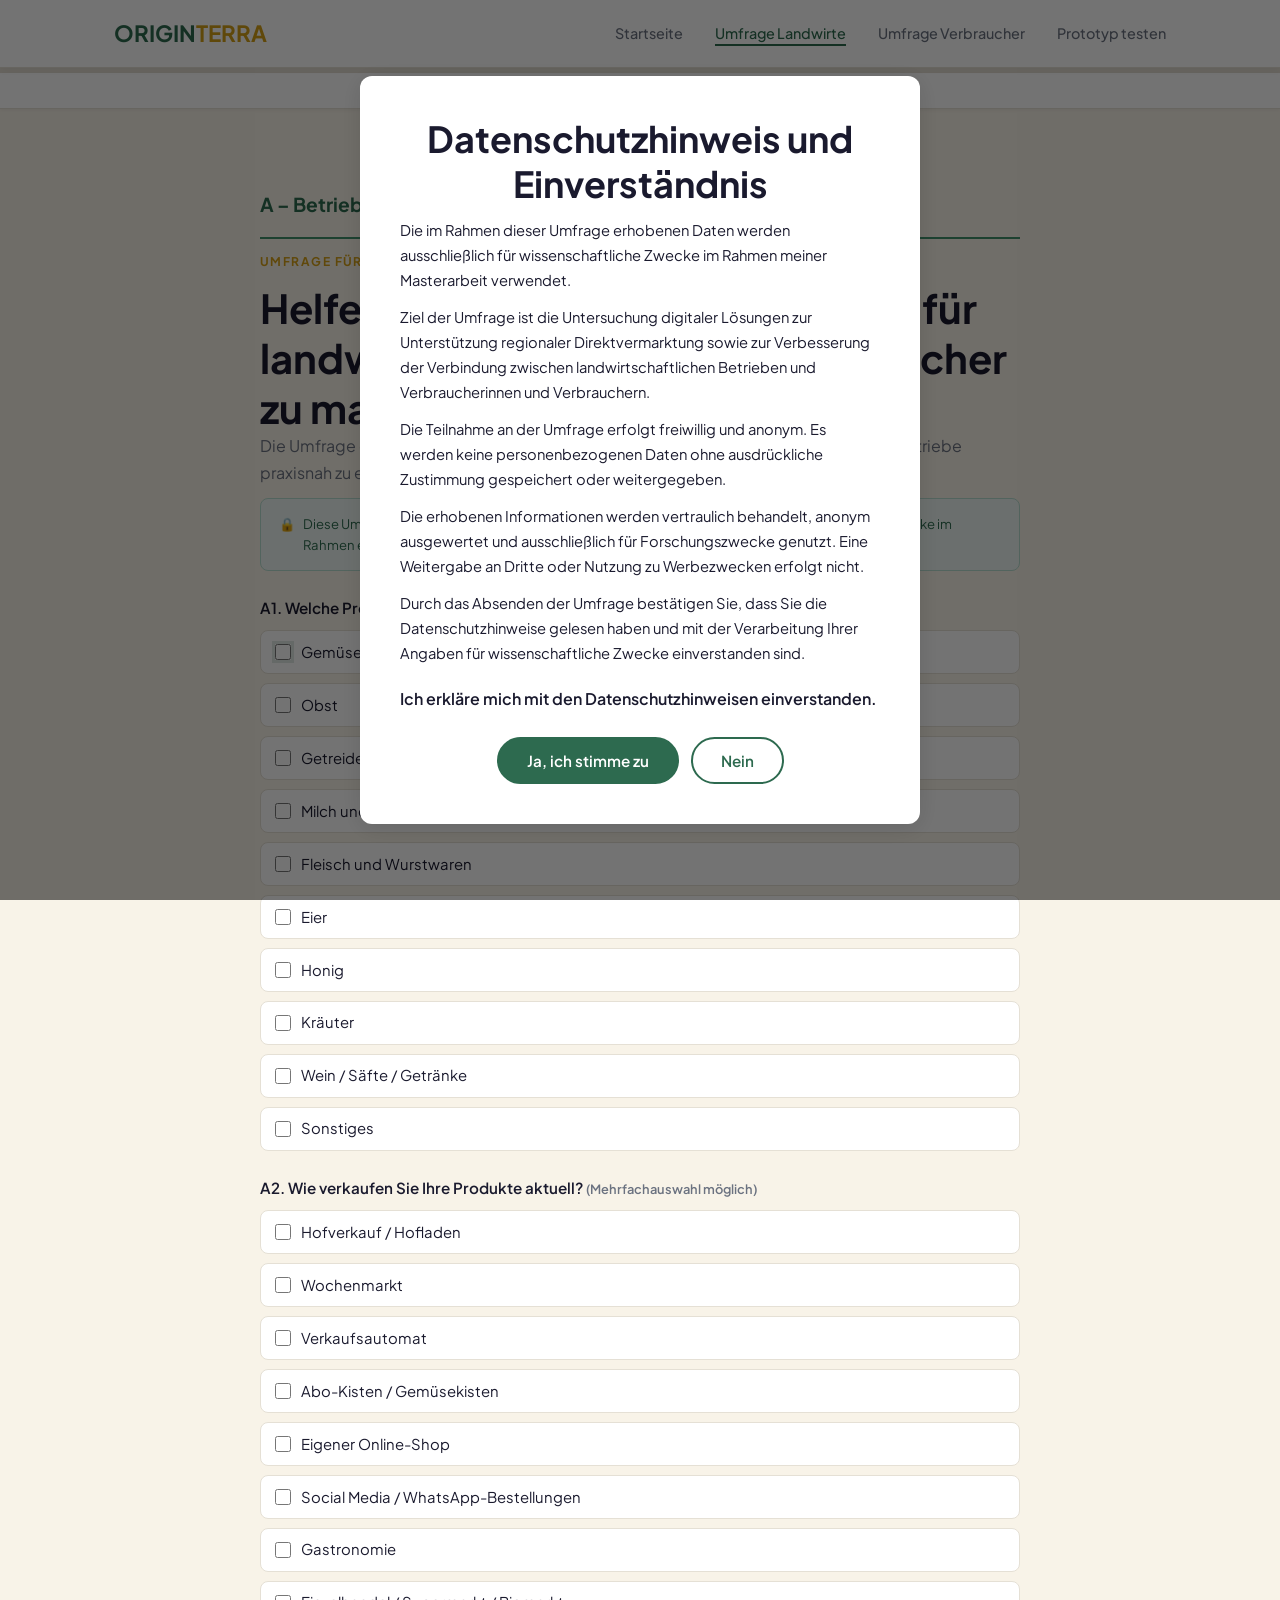
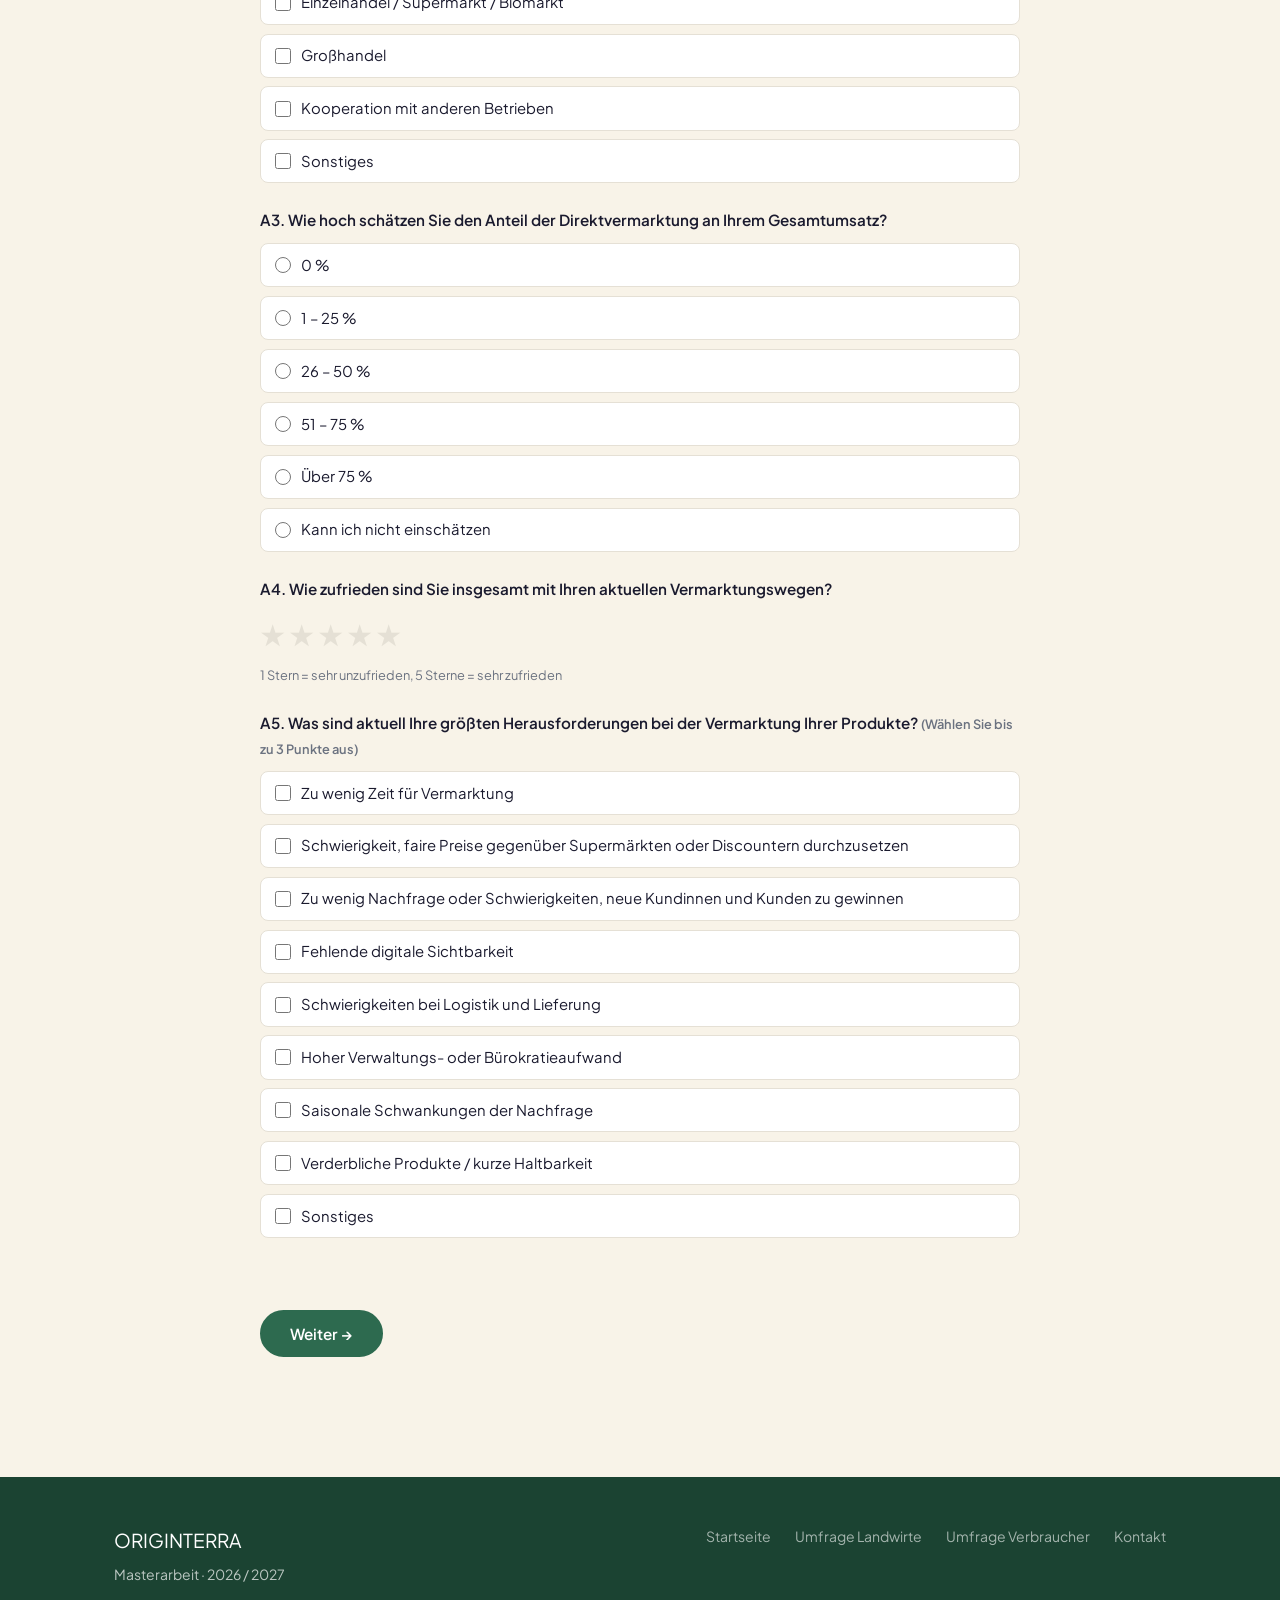
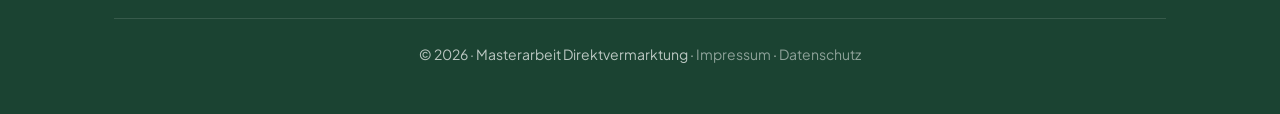
<file: umfrage-bauern.html>
<!DOCTYPE html>
<html lang="de">
<head>
  <meta charset="UTF-8">
  <meta name="viewport" content="width=device-width, initial-scale=1.0">
  <meta name="description" content="Umfrage für Landwirte – Direktvermarktung und digitale Plattformen. Masterarbeit 2026/2027.">
  <meta name="robots" content="index, follow">
  <link rel="canonical" href="https://originterra.de/umfrage-bauern.html">
  <meta property="og:title" content="Umfrage Landwirte – ORIGINTERRA">
  <meta property="og:description" content="Nehmen Sie an der Umfrage für Landwirte zur digitalen Direktvermarktung teil. Ca. 7–10 Minuten, vollständig anonym.">
  <meta property="og:url" content="https://originterra.de/umfrage-bauern.html">
  <meta property="og:type" content="website">
  <meta property="og:image" content="https://originterra.de/images/og-image.svg">
  <meta property="og:image:width" content="1200">
  <meta property="og:image:height" content="630">
  <meta name="twitter:card" content="summary_large_image">
  <meta name="twitter:image" content="https://originterra.de/images/og-image.svg">
  <title>Umfrage Landwirte – ORIGINTERRA</title>
  <link rel="preconnect" href="https://fonts.googleapis.com">
  <link rel="preconnect" href="https://fonts.gstatic.com" crossorigin>
  <link href="https://fonts.googleapis.com/css2?family=Plus+Jakarta+Sans:wght@400;600;700;800;900&display=swap" rel="stylesheet">
  <link rel="stylesheet" href="css/styles.css">
</head>
<body>

<!-- NAVIGATION -->
<nav class="nav">
  <div class="container">
    <div class="nav__inner">
      <a href="index.html" class="nav__logo">ORIGIN<span>TERRA</span></a>
      <button class="nav__toggle" id="nav-toggle" aria-label="Menü öffnen" aria-expanded="false">
        <span></span><span></span><span></span>
      </button>
      <ul class="nav__links" id="nav-links" role="list">
        <li><a href="index.html">Startseite</a></li>
        <li><a href="umfrage-bauern.html" aria-current="page">Umfrage Landwirte</a></li>
        <li><a href="umfrage-konsumenten.html">Umfrage Verbraucher</a></li>
        <li><a href="index.html#prototyp">Prototyp testen</a></li>
      </ul>
    </div>
  </div>
</nav>

<!-- SURVEY PROGRESS BAR -->
<div class="survey-progress">
  <div class="survey-progress__bar" id="survey-bar" style="width: 0%"></div>
</div>
<div class="survey-step-label" id="survey-step-label">Abschnitt 1 von 7</div>

<!-- MAIN CONTENT -->
<section class="section">
  <div class="container">
    <div class="form-page">

      <!-- FORM -->
      <form id="bauern-form" novalidate data-script-url="https://script.google.com/macros/s/AKfycbwAtDHv2-eA5K2ZDZ-z5N1Zh4T0NC3UM_M6G3FPkgNTUh3zcCLMxv2lSbOcnrrId6un/exec">

        <!-- ===== SECTION A: Betrieb und aktuelle Vermarktung ===== -->
        <fieldset data-step="1">
          <legend>A – Betrieb und aktuelle Vermarktung</legend>

          <!-- Header nur auf Schritt 1 -->
          <div class="form-header" style="margin-bottom:1.5rem;">
            <span class="section-label">Umfrage für Landwirte</span>
            <h1 style="font-size: clamp(1.6rem, 4vw, 2.5rem);">Helfen Sie mit, Direktvermarktung für landwirtschaftliche Betriebe einfacher zu machen</h1>
            <p style="font-size:1rem; color:var(--color-text-muted); margin-bottom:0.75rem;">
              Die Umfrage dauert ca. 7–10 Minuten und hilft dabei, digitale Lösungen für regionale Betriebe praxisnah zu entwickeln.
            </p>
            <div class="privacy-note">
              Diese Umfrage ist vollständig anonym. Die Daten werden ausschließlich für wissenschaftliche
              Zwecke im Rahmen einer Masterarbeit verwendet.
            </div>
          </div>

          <div class="form-group">
            <label class="question">A1. Welche Produkte erzeugen Sie und bieten Sie zum Verkauf an? <span class="hint">(Mehrfachauswahl möglich)</span></label>
            <div class="checkbox-group">
              <label class="checkbox-option"><input type="checkbox" name="a1_produkte" value="gemuese" required> Gemüse</label>
              <label class="checkbox-option"><input type="checkbox" name="a1_produkte" value="obst"> Obst</label>
              <label class="checkbox-option"><input type="checkbox" name="a1_produkte" value="getreide"> Getreide / Mehl</label>
              <label class="checkbox-option"><input type="checkbox" name="a1_produkte" value="milch"> Milch und Milchprodukte</label>
              <label class="checkbox-option"><input type="checkbox" name="a1_produkte" value="fleisch"> Fleisch und Wurstwaren</label>
              <label class="checkbox-option"><input type="checkbox" name="a1_produkte" value="eier"> Eier</label>
              <label class="checkbox-option"><input type="checkbox" name="a1_produkte" value="honig"> Honig</label>
              <label class="checkbox-option"><input type="checkbox" name="a1_produkte" value="kraeuter"> Kräuter</label>
              <label class="checkbox-option"><input type="checkbox" name="a1_produkte" value="wein"> Wein / Säfte / Getränke</label>
              <label class="checkbox-option"><input type="checkbox" name="a1_produkte_sonstiges_cb" id="a1_sonstiges_cb"> Sonstiges</label>
            </div>
            <div class="conditional" id="a1_sonstiges_wrap">
              <input type="text" name="a1_produkte_sonstiges" id="a1_produkte_sonstiges" placeholder="Bitte beschreiben …" maxlength="200" aria-label="Sonstiges Produkt – bitte beschreiben">
            </div>
          </div>

          <div class="form-group">
            <label class="question">A2. Wie verkaufen Sie Ihre Produkte aktuell? <span class="hint">(Mehrfachauswahl möglich)</span></label>
            <div class="checkbox-group">
              <label class="checkbox-option"><input type="checkbox" name="a2_kanaele" value="hofverkauf" required> Hofverkauf / Hofladen</label>
              <label class="checkbox-option"><input type="checkbox" name="a2_kanaele" value="wochenmarkt"> Wochenmarkt</label>
              <label class="checkbox-option"><input type="checkbox" name="a2_kanaele" value="automat"> Verkaufsautomat</label>
              <label class="checkbox-option"><input type="checkbox" name="a2_kanaele" value="abo_kisten"> Abo-Kisten / Gemüsekisten</label>
              <label class="checkbox-option"><input type="checkbox" name="a2_kanaele" value="online_shop"> Eigener Online-Shop</label>
              <label class="checkbox-option"><input type="checkbox" name="a2_kanaele" value="social_media"> Social Media / WhatsApp-Bestellungen</label>
              <label class="checkbox-option"><input type="checkbox" name="a2_kanaele" value="gastronomie"> Gastronomie</label>
              <label class="checkbox-option"><input type="checkbox" name="a2_kanaele" value="einzelhandel"> Einzelhandel / Supermarkt / Biomarkt</label>
              <label class="checkbox-option"><input type="checkbox" name="a2_kanaele" value="grosshandel"> Großhandel</label>
              <label class="checkbox-option"><input type="checkbox" name="a2_kanaele" value="kooperation"> Kooperation mit anderen Betrieben</label>
              <label class="checkbox-option"><input type="checkbox" name="a2_kanaele_sonstiges_cb" id="a2_sonstiges_cb"> Sonstiges</label>
            </div>
            <div class="conditional" id="a2_sonstiges_wrap">
              <input type="text" name="a2_kanaele_sonstiges" id="a2_kanaele_sonstiges" placeholder="Bitte beschreiben …" maxlength="200" aria-label="Sonstiger Kanal – bitte beschreiben">
            </div>
          </div>

          <div class="form-group">
            <label class="question">A3. Wie hoch schätzen Sie den Anteil der Direktvermarktung an Ihrem Gesamtumsatz?</label>
            <div class="radio-group">
              <label class="radio-option"><input type="radio" name="a3_direktanteil" value="0" required> 0 %</label>
              <label class="radio-option"><input type="radio" name="a3_direktanteil" value="1_25"> 1 – 25 %</label>
              <label class="radio-option"><input type="radio" name="a3_direktanteil" value="26_50"> 26 – 50 %</label>
              <label class="radio-option"><input type="radio" name="a3_direktanteil" value="51_75"> 51 – 75 %</label>
              <label class="radio-option"><input type="radio" name="a3_direktanteil" value="ueber_75"> Über 75 %</label>
              <label class="radio-option"><input type="radio" name="a3_direktanteil" value="keine_einschaetzung"> Kann ich nicht einschätzen</label>
            </div>
          </div>

          <div class="form-group">
            <label class="question">A4. Wie zufrieden sind Sie insgesamt mit Ihren aktuellen Vermarktungswegen?</label>
            <div class="star-rating" role="group" aria-label="Bewertung 1 bis 5 Sterne">
              <input type="radio" id="a4_s5" name="a4_zufriedenheit" value="5" required><label for="a4_s5" title="5 – Sehr zufrieden">★</label>
              <input type="radio" id="a4_s4" name="a4_zufriedenheit" value="4"><label for="a4_s4" title="4 – Zufrieden">★</label>
              <input type="radio" id="a4_s3" name="a4_zufriedenheit" value="3"><label for="a4_s3" title="3 – Neutral">★</label>
              <input type="radio" id="a4_s2" name="a4_zufriedenheit" value="2"><label for="a4_s2" title="2 – Unzufrieden">★</label>
              <input type="radio" id="a4_s1" name="a4_zufriedenheit" value="1"><label for="a4_s1" title="1 – Sehr unzufrieden">★</label>
            </div>
            <p class="hint" style="margin-top:0.4rem;">1 Stern = sehr unzufrieden, 5 Sterne = sehr zufrieden</p>
          </div>

          <div class="form-group">
            <label class="question">A5. Was sind aktuell Ihre größten Herausforderungen bei der Vermarktung Ihrer Produkte? <span class="hint">(Wählen Sie bis zu 3 Punkte aus)</span></label>
            <div class="checkbox-group">
              <label class="checkbox-option"><input type="checkbox" name="a5_herausforderungen" value="zu_wenig_zeit"> Zu wenig Zeit für Vermarktung</label>
              <label class="checkbox-option"><input type="checkbox" name="a5_herausforderungen" value="geringe_preise"> Schwierigkeit, faire Preise gegenüber Supermärkten oder Discountern durchzusetzen</label>
              <label class="checkbox-option"><input type="checkbox" name="a5_herausforderungen" value="mangelnde_nachfrage"> Zu wenig Nachfrage oder Schwierigkeiten, neue Kundinnen und Kunden zu gewinnen</label>
              <label class="checkbox-option"><input type="checkbox" name="a5_herausforderungen" value="sichtbarkeit"> Fehlende digitale Sichtbarkeit</label>
              <label class="checkbox-option"><input type="checkbox" name="a5_herausforderungen" value="logistik"> Schwierigkeiten bei Logistik und Lieferung</label>
              <label class="checkbox-option"><input type="checkbox" name="a5_herausforderungen" value="verwaltung"> Hoher Verwaltungs- oder Bürokratieaufwand</label>
              <label class="checkbox-option"><input type="checkbox" name="a5_herausforderungen" value="saisonalitaet"> Saisonale Schwankungen der Nachfrage</label>
              <label class="checkbox-option"><input type="checkbox" name="a5_herausforderungen" value="verderblichkeit"> Verderbliche Produkte / kurze Haltbarkeit</label>
              <label class="checkbox-option"><input type="checkbox" name="a5_herausforderungen_sonstiges_cb" id="a5_sonstiges_cb"> Sonstiges</label>
            </div>
            <div class="conditional" id="a5_sonstiges_wrap">
              <input type="text" name="a5_herausforderungen_sonstiges" id="a5_herausforderungen_sonstiges" placeholder="Bitte beschreiben …" maxlength="200" aria-label="Sonstige Herausforderung – bitte beschreiben">
            </div>
          </div>
        </fieldset>

        <!-- ===== SECTION B: Wirtschaftlicher Druck und Absatzprobleme ===== -->
        <fieldset data-step="2">
          <legend>B – Wirtschaftlicher Druck und Absatzprobleme</legend>

          <div class="form-group">
            <label class="question">B1. Inwiefern stimmen Sie folgender Aussage zu?<br>
              <span style="font-weight:400; font-style:italic;">„Ich stehe in der Direktvermarktung unter wirtschaftlichem Druck."</span>
            </label>
            <div class="radio-group">
              <label class="radio-option"><input type="radio" name="b1_wirtsch_druck" value="5" required> Stimme voll zu</label>
              <label class="radio-option"><input type="radio" name="b1_wirtsch_druck" value="4"> Stimme eher zu</label>
              <label class="radio-option"><input type="radio" name="b1_wirtsch_druck" value="3"> Teils/teils</label>
              <label class="radio-option"><input type="radio" name="b1_wirtsch_druck" value="2"> Stimme eher nicht zu</label>
              <label class="radio-option"><input type="radio" name="b1_wirtsch_druck" value="1"> Stimme gar nicht zu</label>
            </div>
          </div>

          <div class="form-group">
            <label class="question">B2. Inwiefern stimmen Sie folgender Aussage zu?<br>
              <span style="font-weight:400; font-style:italic;">„Es ist schwierig, kostendeckende oder faire Preise gegenüber Supermärkten und Discountern durchzusetzen."</span>
            </label>
            <div class="radio-group">
              <label class="radio-option"><input type="radio" name="b2_preisgestaltung" value="5" required> Stimme voll zu</label>
              <label class="radio-option"><input type="radio" name="b2_preisgestaltung" value="4"> Stimme eher zu</label>
              <label class="radio-option"><input type="radio" name="b2_preisgestaltung" value="3"> Teils/teils</label>
              <label class="radio-option"><input type="radio" name="b2_preisgestaltung" value="2"> Stimme eher nicht zu</label>
              <label class="radio-option"><input type="radio" name="b2_preisgestaltung" value="1"> Stimme gar nicht zu</label>
            </div>
          </div>

          <div class="form-group">
            <label class="question">B3. Wie häufig bleiben Produkte übrig, die rabattiert, weiterverarbeitet, verschenkt, verfüttert oder entsorgt werden müssen?</label>
            <div class="radio-group">
              <label class="radio-option"><input type="radio" name="b5_rabattierung" value="sehr_haeufig" required> Sehr häufig</label>
              <label class="radio-option"><input type="radio" name="b5_rabattierung" value="haeufig"> Häufig</label>
              <label class="radio-option"><input type="radio" name="b5_rabattierung" value="manchmal"> Manchmal</label>
              <label class="radio-option"><input type="radio" name="b5_rabattierung" value="selten"> Selten</label>
              <label class="radio-option"><input type="radio" name="b5_rabattierung" value="nie"> Nie</label>
              <label class="radio-option"><input type="radio" name="b5_rabattierung" value="keine_einschaetzung"> Kann ich nicht einschätzen</label>
            </div>
          </div>

          <div class="form-group">
            <label class="question">B4. Zu welchen Zeiten ist der Verkauf Ihrer Produkte besonders schwierig? <span class="hint">(Mehrfachauswahl möglich)</span></label>
            <div class="checkbox-group">
              <label class="checkbox-option"><input type="checkbox" name="b4_schwierige_zeiten" value="fruehling"> Frühling</label>
              <label class="checkbox-option"><input type="checkbox" name="b4_schwierige_zeiten" value="sommer"> Sommer</label>
              <label class="checkbox-option"><input type="checkbox" name="b4_schwierige_zeiten" value="herbst"> Herbst</label>
              <label class="checkbox-option"><input type="checkbox" name="b4_schwierige_zeiten" value="winter"> Winter</label>
              <label class="checkbox-option"><input type="checkbox" name="b4_schwierige_zeiten" value="unter_woche"> Unter der Woche</label>
              <label class="checkbox-option"><input type="checkbox" name="b4_schwierige_zeiten" value="nach_feiertagen"> Nach Feiertagen</label>
              <label class="checkbox-option"><input type="checkbox" name="b4_schwierige_zeiten" value="keine_probleme" id="b4_keine_probleme"> Keine besonderen Schwierigkeiten</label>
              <label class="checkbox-option"><input type="checkbox" name="b4_schwierige_zeiten_sonstiges_cb" id="b4_sonstiges_cb"> Sonstiges</label>
            </div>
            <div class="conditional" id="b4_sonstiges_wrap">
              <input type="text" name="b4_schwierige_zeiten_sonstiges" id="b4_schwierige_zeiten_sonstiges" placeholder="Bitte beschreiben …" maxlength="200" aria-label="Sonstige schwierige Zeit – bitte beschreiben">
            </div>
          </div>

          <div class="form-group">
            <label class="question">B5. Inwiefern stimmen Sie folgender Aussage zu?<br>
              <span style="font-weight:400; font-style:italic;">„Verderbliche Produkte und saisonale Nachfrageschwankungen erschweren eine planbare Direktvermarktung."</span>
            </label>
            <div class="radio-group">
              <label class="radio-option"><input type="radio" name="b7_verderblich" value="5" required> Stimme voll zu</label>
              <label class="radio-option"><input type="radio" name="b7_verderblich" value="4"> Stimme eher zu</label>
              <label class="radio-option"><input type="radio" name="b7_verderblich" value="3"> Teils/teils</label>
              <label class="radio-option"><input type="radio" name="b7_verderblich" value="2"> Stimme eher nicht zu</label>
              <label class="radio-option"><input type="radio" name="b7_verderblich" value="1"> Stimme gar nicht zu</label>
            </div>
          </div>
        </fieldset>

        <!-- ===== SECTION C: Sichtbarkeit und Kundengewinnung ===== -->
        <fieldset data-step="3">
          <legend>C – Sichtbarkeit und Kundengewinnung</legend>

          <div class="form-group">
            <label class="question">C1. Wo ist Ihr Betrieb aktuell online sichtbar oder erreichbar? <span class="hint">(Mehrfachauswahl möglich)</span></label>
            <div class="checkbox-group">
              <label class="checkbox-option"><input type="checkbox" name="c1_digikanaele" value="eigene_website"> Eigene Website</label>
              <label class="checkbox-option"><input type="checkbox" name="c1_digikanaele" value="instagram"> Instagram</label>
              <label class="checkbox-option"><input type="checkbox" name="c1_digikanaele" value="facebook"> Facebook</label>
              <label class="checkbox-option"><input type="checkbox" name="c1_digikanaele" value="whatsapp"> WhatsApp / WhatsApp-Gruppen</label>
              <label class="checkbox-option"><input type="checkbox" name="c1_digikanaele" value="google_profil"> Google-Unternehmensprofil / Google Maps</label>
              <label class="checkbox-option"><input type="checkbox" name="c1_digikanaele" value="online_plattform"> Online-Verkaufsplattform</label>
              <label class="checkbox-option"><input type="checkbox" name="c1_digikanaele" value="online_shop"> Eigener Online-Shop</label>
<label class="checkbox-option"><input type="checkbox" name="c1_digikanaele" value="nichts_davon" id="c1_nichts_cb"> Nichts davon</label>
              <label class="checkbox-option"><input type="checkbox" name="c1_digikanaele_sonstiges_cb" id="c1_sonstiges_cb"> Sonstiges</label>
            </div>
            <div class="conditional" id="c1_sonstiges_wrap">
              <input type="text" name="c1_digikanaele_sonstiges" id="c1_digikanaele_sonstiges" placeholder="Bitte beschreiben …" maxlength="200" aria-label="Sonstiger digitaler Kanal – bitte beschreiben">
            </div>
          </div>

          <div class="form-group">
            <label class="question">C2. Inwiefern stimmen Sie folgender Aussage zu?<br>
              <span style="font-weight:400; font-style:italic;">„Es fällt mir schwer, neue Kundinnen und Kunden für meine Direktvermarktung zu gewinnen."</span>
            </label>
            <div class="radio-group">
              <label class="radio-option"><input type="radio" name="c2_kunden_gewinnen" value="5" required> Stimme voll zu</label>
              <label class="radio-option"><input type="radio" name="c2_kunden_gewinnen" value="4"> Stimme eher zu</label>
              <label class="radio-option"><input type="radio" name="c2_kunden_gewinnen" value="3"> Teils/teils</label>
              <label class="radio-option"><input type="radio" name="c2_kunden_gewinnen" value="2"> Stimme eher nicht zu</label>
              <label class="radio-option"><input type="radio" name="c2_kunden_gewinnen" value="1"> Stimme gar nicht zu</label>
            </div>
          </div>

          <div class="form-group">
            <label class="question">C3. Inwiefern stimmen Sie folgender Aussage zu?<br>
              <span style="font-weight:400; font-style:italic;">„Meine Produkte sind für potenzielle Kundinnen und Kunden online nicht ausreichend sichtbar."</span>
            </label>
            <div class="radio-group">
              <label class="radio-option"><input type="radio" name="c3_online_sichtbarkeit" value="5" required> Stimme voll zu</label>
              <label class="radio-option"><input type="radio" name="c3_online_sichtbarkeit" value="4"> Stimme eher zu</label>
              <label class="radio-option"><input type="radio" name="c3_online_sichtbarkeit" value="3"> Teils/teils</label>
              <label class="radio-option"><input type="radio" name="c3_online_sichtbarkeit" value="2"> Stimme eher nicht zu</label>
              <label class="radio-option"><input type="radio" name="c3_online_sichtbarkeit" value="1"> Stimme gar nicht zu</label>
            </div>
          </div>

          <div class="form-group">
            <label class="question">C4. Welche Unterstützung wäre für Ihre Direktvermarktung besonders hilfreich? <span class="hint">(Wählen Sie bis zu 3 Punkte aus)</span></label>
            <div class="checkbox-group">
              <label class="checkbox-option"><input type="checkbox" name="c4_unterstuetzung" value="mehr_kunden"> Mehr Kundinnen und Kunden aus der Region erreichen</label>
              <label class="checkbox-option"><input type="checkbox" name="c4_unterstuetzung" value="sichtbarkeit"> Bessere Sichtbarkeit im Internet</label>
              <label class="checkbox-option"><input type="checkbox" name="c4_unterstuetzung" value="bestellungen"> Einfachere Organisation von Bestellungen, Abholung oder Lieferung</label>
              <label class="checkbox-option"><input type="checkbox" name="c4_unterstuetzung" value="stammkunden"> Stammkundinnen und Stammkunden aufbauen</label>
              <label class="checkbox-option"><input type="checkbox" name="c4_unterstuetzung" value="vertrauen"> Vertrauen zu neuen Kundinnen und Kunden stärken</label>
              <label class="checkbox-option"><input type="checkbox" name="c4_unterstuetzung" value="restwaren"> Restwaren oder überschüssige Produkte besser verkaufen</label>
              <label class="checkbox-option"><input type="checkbox" name="c4_unterstuetzung" value="b2b_kontakt"> Kontakt zu Restaurants, Hofläden oder regionalen Betrieben herstellen</label>
              <label class="checkbox-option"><input type="checkbox" name="c4_unterstuetzung" value="verwaltung"> Weniger Verwaltungsaufwand</label>
              <label class="checkbox-option"><input type="checkbox" name="c4_unterstuetzung_sonstiges_cb" id="c4_sonstiges_cb"> Sonstiges</label>
            </div>
            <div class="conditional" id="c4_sonstiges_wrap">
              <input type="text" name="c4_unterstuetzung_sonstiges" id="c4_unterstuetzung_sonstiges" placeholder="Bitte beschreiben …" maxlength="200" aria-label="Sonstige Unterstützung – bitte beschreiben">
            </div>
          </div>
        </fieldset>

        <!-- ===== SECTION D: Digitale Plattform und Nutzungsbereitschaft ===== -->
        <fieldset data-step="4">
          <legend>D – Digitale Plattform und Nutzungsbereitschaft</legend>

          <div class="form-group">
            <label class="question">D1. Nutzen Sie aktuell digitale Tools zur Vermarktung oder Organisation?</label>
            <div class="radio-group">
              <label class="radio-option"><input type="radio" name="d1_digital" value="ja_regelmaessig" required> Ja, regelmäßig</label>
              <label class="radio-option"><input type="radio" name="d1_digital" value="ja_gelegentlich"> Ja, gelegentlich</label>
              <label class="radio-option"><input type="radio" name="d1_digital" value="nein_interessiert"> Nein, aber ich bin interessiert</label>
              <label class="radio-option"><input type="radio" name="d1_digital" value="nein_nicht_interessiert"> Nein, und ich bin nicht interessiert</label>
            </div>
          </div>

          <div class="form-group">
            <label class="question">D2. Womit organisieren Sie aktuell Bestellungen, Kundenanfragen oder Arbeitsabläufe? <span class="hint">(Mehrfachauswahl möglich)</span></label>
            <div class="checkbox-group">
              <label class="checkbox-option"><input type="checkbox" name="d2_werkzeuge" value="telefon"> Telefon, E-Mail, WhatsApp oder andere Messenger</label>
              <label class="checkbox-option"><input type="checkbox" name="d2_werkzeuge" value="excel"> Excel/Tabellen, Papierlisten/Notizen, Kalender/Planungs-App</label>
              <label class="checkbox-option"><input type="checkbox" name="d2_werkzeuge" value="kassensystem"> Digitale Kasse oder Warenwirtschaftssystem</label>
              <label class="checkbox-option"><input type="checkbox" name="d2_werkzeuge" value="online_shop"> Eigener Online-Shop</label>
              <label class="checkbox-option"><input type="checkbox" name="d2_werkzeuge" value="drittanbieter"> Plattform eines Drittanbieters</label>
              <label class="checkbox-option"><input type="checkbox" name="d2_werkzeuge" value="keine_werkzeuge" id="d2_keine_werkzeuge"> Ich nutze keine festen Hilfsmittel</label>
              <label class="checkbox-option"><input type="checkbox" name="d2_werkzeuge_sonstiges_cb" id="d2_sonstiges_cb"> Sonstiges</label>
            </div>
            <div class="conditional" id="d2_sonstiges_wrap">
              <input type="text" name="d2_werkzeuge_sonstiges" id="d2_werkzeuge_sonstiges" placeholder="Bitte beschreiben …" maxlength="200" aria-label="Sonstiges Werkzeug – bitte beschreiben">
            </div>
          </div>

          <div class="form-group">
            <label class="question">D3. Wie wichtig wären Ihnen folgende Eigenschaften einer digitalen Plattform?</label>
            <div class="bipolar-group">
              <div class="bipolar-header" aria-hidden="true">
                <span class="bipolar-header__label-spacer"></span>
                <div class="bipolar-header__controls">
                  <span class="bipolar-header__pole-spacer"></span>
                  <div class="bipolar-header__nums">
                    <span class="bipolar-header__num">1</span><span class="bipolar-header__num">2</span><span class="bipolar-header__num">3</span><span class="bipolar-header__num">4</span><span class="bipolar-header__num">5</span>
                  </div>
                  <span class="bipolar-header__pole-spacer"></span>
                </div>
              </div>
              <div class="bipolar-row">
                <span class="bipolar-row__label">Einfache Bedienung und wenig zusätzlicher Aufwand</span>
                <div class="bipolar-row__controls">
                  <span class="bipolar-row__pole bipolar-row__pole--left">unwichtig</span>
                  <div class="bipolar-row__scale">
                    <label class="bipolar-radio"><input type="radio" name="d3_bedienung" value="1" required></label>
                    <label class="bipolar-radio"><input type="radio" name="d3_bedienung" value="2"></label>
                    <label class="bipolar-radio"><input type="radio" name="d3_bedienung" value="3"></label>
                    <label class="bipolar-radio"><input type="radio" name="d3_bedienung" value="4"></label>
                    <label class="bipolar-radio"><input type="radio" name="d3_bedienung" value="5"></label>
                  </div>
                  <span class="bipolar-row__pole bipolar-row__pole--right">wichtig</span>
                </div>
              </div>
              <div class="bipolar-row">
                <span class="bipolar-row__label">Mehrere Funktionen in einer Anwendung</span>
                <div class="bipolar-row__controls">
                  <span class="bipolar-row__pole bipolar-row__pole--left">unwichtig</span>
                  <div class="bipolar-row__scale">
                    <label class="bipolar-radio"><input type="radio" name="d3_buendelung" value="1" required></label>
                    <label class="bipolar-radio"><input type="radio" name="d3_buendelung" value="2"></label>
                    <label class="bipolar-radio"><input type="radio" name="d3_buendelung" value="3"></label>
                    <label class="bipolar-radio"><input type="radio" name="d3_buendelung" value="4"></label>
                    <label class="bipolar-radio"><input type="radio" name="d3_buendelung" value="5"></label>
                  </div>
                  <span class="bipolar-row__pole bipolar-row__pole--right">wichtig</span>
                </div>
              </div>
              <div class="bipolar-row">
                <span class="bipolar-row__label">Datenschutz und Datensicherheit</span>
                <div class="bipolar-row__controls">
                  <span class="bipolar-row__pole bipolar-row__pole--left">unwichtig</span>
                  <div class="bipolar-row__scale">
                    <label class="bipolar-radio"><input type="radio" name="d3_datenschutz" value="1" required></label>
                    <label class="bipolar-radio"><input type="radio" name="d3_datenschutz" value="2"></label>
                    <label class="bipolar-radio"><input type="radio" name="d3_datenschutz" value="3"></label>
                    <label class="bipolar-radio"><input type="radio" name="d3_datenschutz" value="4"></label>
                    <label class="bipolar-radio"><input type="radio" name="d3_datenschutz" value="5"></label>
                  </div>
                  <span class="bipolar-row__pole bipolar-row__pole--right">wichtig</span>
                </div>
              </div>
              <div class="bipolar-row">
                <span class="bipolar-row__label">Niedrige Kosten</span>
                <div class="bipolar-row__controls">
                  <span class="bipolar-row__pole bipolar-row__pole--left">unwichtig</span>
                  <div class="bipolar-row__scale">
                    <label class="bipolar-radio"><input type="radio" name="d3_kosten" value="1" required></label>
                    <label class="bipolar-radio"><input type="radio" name="d3_kosten" value="2"></label>
                    <label class="bipolar-radio"><input type="radio" name="d3_kosten" value="3"></label>
                    <label class="bipolar-radio"><input type="radio" name="d3_kosten" value="4"></label>
                    <label class="bipolar-radio"><input type="radio" name="d3_kosten" value="5"></label>
                  </div>
                  <span class="bipolar-row__pole bipolar-row__pole--right">wichtig</span>
                </div>
              </div>
              <div class="bipolar-row">
                <span class="bipolar-row__label">Erhalt des persönlichen Kundenkontakts</span>
                <div class="bipolar-row__controls">
                  <span class="bipolar-row__pole bipolar-row__pole--left">unwichtig</span>
                  <div class="bipolar-row__scale">
                    <label class="bipolar-radio"><input type="radio" name="d3_kundenkontakt" value="1" required></label>
                    <label class="bipolar-radio"><input type="radio" name="d3_kundenkontakt" value="2"></label>
                    <label class="bipolar-radio"><input type="radio" name="d3_kundenkontakt" value="3"></label>
                    <label class="bipolar-radio"><input type="radio" name="d3_kundenkontakt" value="4"></label>
                    <label class="bipolar-radio"><input type="radio" name="d3_kundenkontakt" value="5"></label>
                  </div>
                  <span class="bipolar-row__pole bipolar-row__pole--right">wichtig</span>
                </div>
              </div>
            </div>
          </div>

          <div class="form-group">
            <label class="question">D4. Wie wichtig wären Ihnen folgende Funktionen einer digitalen Plattform?</label>
            <div class="bipolar-group">
              <div class="bipolar-header" aria-hidden="true">
                <span class="bipolar-header__label-spacer"></span>
                <div class="bipolar-header__controls">
                  <span class="bipolar-header__pole-spacer"></span>
                  <div class="bipolar-header__nums">
                    <span class="bipolar-header__num">1</span><span class="bipolar-header__num">2</span><span class="bipolar-header__num">3</span><span class="bipolar-header__num">4</span><span class="bipolar-header__num">5</span>
                  </div>
                  <span class="bipolar-header__pole-spacer"></span>
                </div>
              </div>
              <div class="bipolar-row">
                <span class="bipolar-row__label">Direktbestellungen, Vorbestellungen oder Reservierungen erhalten</span>
                <div class="bipolar-row__controls">
                  <span class="bipolar-row__pole bipolar-row__pole--left">unwichtig</span>
                  <div class="bipolar-row__scale">
                    <label class="bipolar-radio"><input type="radio" name="d4_direktbestellungen" value="1" required></label>
                    <label class="bipolar-radio"><input type="radio" name="d4_direktbestellungen" value="2"></label>
                    <label class="bipolar-radio"><input type="radio" name="d4_direktbestellungen" value="3"></label>
                    <label class="bipolar-radio"><input type="radio" name="d4_direktbestellungen" value="4"></label>
                    <label class="bipolar-radio"><input type="radio" name="d4_direktbestellungen" value="5"></label>
                  </div>
                  <span class="bipolar-row__pole bipolar-row__pole--right">wichtig</span>
                </div>
              </div>
              <div class="bipolar-row">
                <span class="bipolar-row__label">Produktverfügbarkeit, Preise und Angebote einfach aktualisieren</span>
                <div class="bipolar-row__controls">
                  <span class="bipolar-row__pole bipolar-row__pole--left">unwichtig</span>
                  <div class="bipolar-row__scale">
                    <label class="bipolar-radio"><input type="radio" name="d4_verfuegbarkeit" value="1" required></label>
                    <label class="bipolar-radio"><input type="radio" name="d4_verfuegbarkeit" value="2"></label>
                    <label class="bipolar-radio"><input type="radio" name="d4_verfuegbarkeit" value="3"></label>
                    <label class="bipolar-radio"><input type="radio" name="d4_verfuegbarkeit" value="4"></label>
                    <label class="bipolar-radio"><input type="radio" name="d4_verfuegbarkeit" value="5"></label>
                  </div>
                  <span class="bipolar-row__pole bipolar-row__pole--right">wichtig</span>
                </div>
              </div>
              <div class="bipolar-row">
                <span class="bipolar-row__label">Kundinnen und Kunden über Angebote, Märkte und Neuigkeiten informieren</span>
                <div class="bipolar-row__controls">
                  <span class="bipolar-row__pole bipolar-row__pole--left">unwichtig</span>
                  <div class="bipolar-row__scale">
                    <label class="bipolar-radio"><input type="radio" name="d4_info" value="1" required></label>
                    <label class="bipolar-radio"><input type="radio" name="d4_info" value="2"></label>
                    <label class="bipolar-radio"><input type="radio" name="d4_info" value="3"></label>
                    <label class="bipolar-radio"><input type="radio" name="d4_info" value="4"></label>
                    <label class="bipolar-radio"><input type="radio" name="d4_info" value="5"></label>
                  </div>
                  <span class="bipolar-row__pole bipolar-row__pole--right">wichtig</span>
                </div>
              </div>
              <div class="bipolar-row">
                <span class="bipolar-row__label">Lieferungen, Abholungen oder Liefer-Abos organisieren</span>
                <div class="bipolar-row__controls">
                  <span class="bipolar-row__pole bipolar-row__pole--left">unwichtig</span>
                  <div class="bipolar-row__scale">
                    <label class="bipolar-radio"><input type="radio" name="d4_logistik" value="1" required></label>
                    <label class="bipolar-radio"><input type="radio" name="d4_logistik" value="2"></label>
                    <label class="bipolar-radio"><input type="radio" name="d4_logistik" value="3"></label>
                    <label class="bipolar-radio"><input type="radio" name="d4_logistik" value="4"></label>
                    <label class="bipolar-radio"><input type="radio" name="d4_logistik" value="5"></label>
                  </div>
                  <span class="bipolar-row__pole bipolar-row__pole--right">wichtig</span>
                </div>
              </div>
              <div class="bipolar-row">
                <span class="bipolar-row__label">Rechnungen, Zahlungen oder Bestellungen verwalten</span>
                <div class="bipolar-row__controls">
                  <span class="bipolar-row__pole bipolar-row__pole--left">unwichtig</span>
                  <div class="bipolar-row__scale">
                    <label class="bipolar-radio"><input type="radio" name="d4_rechnungen" value="1" required></label>
                    <label class="bipolar-radio"><input type="radio" name="d4_rechnungen" value="2"></label>
                    <label class="bipolar-radio"><input type="radio" name="d4_rechnungen" value="3"></label>
                    <label class="bipolar-radio"><input type="radio" name="d4_rechnungen" value="4"></label>
                    <label class="bipolar-radio"><input type="radio" name="d4_rechnungen" value="5"></label>
                  </div>
                  <span class="bipolar-row__pole bipolar-row__pole--right">wichtig</span>
                </div>
              </div>
              <div class="bipolar-row">
                <span class="bipolar-row__label">Unterstützung bei Werbung und Sichtbarkeit</span>
                <div class="bipolar-row__controls">
                  <span class="bipolar-row__pole bipolar-row__pole--left">unwichtig</span>
                  <div class="bipolar-row__scale">
                    <label class="bipolar-radio"><input type="radio" name="d4_marketing" value="1" required></label>
                    <label class="bipolar-radio"><input type="radio" name="d4_marketing" value="2"></label>
                    <label class="bipolar-radio"><input type="radio" name="d4_marketing" value="3"></label>
                    <label class="bipolar-radio"><input type="radio" name="d4_marketing" value="4"></label>
                    <label class="bipolar-radio"><input type="radio" name="d4_marketing" value="5"></label>
                  </div>
                  <span class="bipolar-row__pole bipolar-row__pole--right">wichtig</span>
                </div>
              </div>
              <div class="bipolar-row">
                <span class="bipolar-row__label">Restwaren oder überschüssige Produkte besser verkaufen</span>
                <div class="bipolar-row__controls">
                  <span class="bipolar-row__pole bipolar-row__pole--left">unwichtig</span>
                  <div class="bipolar-row__scale">
                    <label class="bipolar-radio"><input type="radio" name="d4_restwaren" value="1" required></label>
                    <label class="bipolar-radio"><input type="radio" name="d4_restwaren" value="2"></label>
                    <label class="bipolar-radio"><input type="radio" name="d4_restwaren" value="3"></label>
                    <label class="bipolar-radio"><input type="radio" name="d4_restwaren" value="4"></label>
                    <label class="bipolar-radio"><input type="radio" name="d4_restwaren" value="5"></label>
                  </div>
                  <span class="bipolar-row__pole bipolar-row__pole--right">wichtig</span>
                </div>
              </div>
              <div class="bipolar-row">
                <span class="bipolar-row__label">B2B-Kontakte zu Restaurants, Hofläden, Einzelhandel oder anderen Betrieben herstellen</span>
                <div class="bipolar-row__controls">
                  <span class="bipolar-row__pole bipolar-row__pole--left">unwichtig</span>
                  <div class="bipolar-row__scale">
                    <label class="bipolar-radio"><input type="radio" name="d4_b2b" value="1" required></label>
                    <label class="bipolar-radio"><input type="radio" name="d4_b2b" value="2"></label>
                    <label class="bipolar-radio"><input type="radio" name="d4_b2b" value="3"></label>
                    <label class="bipolar-radio"><input type="radio" name="d4_b2b" value="4"></label>
                    <label class="bipolar-radio"><input type="radio" name="d4_b2b" value="5"></label>
                  </div>
                  <span class="bipolar-row__pole bipolar-row__pole--right">wichtig</span>
                </div>
              </div>
            </div>
          </div>

          <div class="form-group">
            <label class="question">D5. Was wären mögliche Hindernisse bei der Nutzung einer digitalen Plattform? <span class="hint">(Wählen Sie bis zu 3 Punkte aus)</span></label>
            <div class="checkbox-group">
              <label class="checkbox-option"><input type="checkbox" name="d5_hindernis" value="zeitaufwand"> Zu wenig Zeit für zusätzliche digitale Aufgaben</label>
              <label class="checkbox-option"><input type="checkbox" name="d5_hindernis" value="bedienung"> Zu komplizierte Bedienung oder Unsicherheit im Umgang mit digitalen Anwendungen</label>
              <label class="checkbox-option"><input type="checkbox" name="d5_hindernis" value="datenschutz"> Datenschutz- und Sicherheitsbedenken</label>
              <label class="checkbox-option"><input type="checkbox" name="d5_hindernis" value="internet"> Schlechte Internetverbindung auf dem Hof</label>
              <label class="checkbox-option"><input type="checkbox" name="d5_hindernis" value="kosten"> Kosten der Plattform</label>
              <label class="checkbox-option"><input type="checkbox" name="d5_hindernis" value="kundenkontakt"> Sorge, dass der persönliche Kundenkontakt verloren geht</label>
              <label class="checkbox-option"><input type="checkbox" name="d5_hindernis" value="kein_bedarf"> Kein Bedarf an digitalen Lösungen</label>
              <label class="checkbox-option"><input type="checkbox" name="d5_hindernis_sonstiges_cb" id="d5_sonstiges_cb"> Sonstiges</label>
            </div>
            <div class="conditional" id="d5_sonstiges_wrap">
              <input type="text" name="d5_hindernis_sonstiges" id="d5_hindernis_sonstiges" placeholder="Bitte beschreiben …" maxlength="200" aria-label="Sonstiges Hindernis – bitte beschreiben">
            </div>
          </div>

          <div class="form-group">
            <label class="question">D6. Wie wahrscheinlich wäre es, dass Sie eine solche digitale Plattform für Ihre Direktvermarktung nutzen würden?</label>
            <div class="radio-group">
              <label class="radio-option"><input type="radio" name="d6_nutzung_wahrsch" value="5" required> Sehr wahrscheinlich</label>
              <label class="radio-option"><input type="radio" name="d6_nutzung_wahrsch" value="4"> Eher wahrscheinlich</label>
              <label class="radio-option"><input type="radio" name="d6_nutzung_wahrsch" value="3"> Teils/teils</label>
              <label class="radio-option"><input type="radio" name="d6_nutzung_wahrsch" value="2"> Eher unwahrscheinlich</label>
              <label class="radio-option"><input type="radio" name="d6_nutzung_wahrsch" value="1"> Sehr unwahrscheinlich</label>
            </div>
          </div>

          <div class="form-group">
            <label class="question">D7. Angenommen, die Plattform spart Ihnen Zeit oder bringt neue Kundinnen und Kunden: Wären Sie grundsätzlich bereit, dafür monatlich zu bezahlen?</label>
            <div class="radio-group">
              <label class="radio-option"><input type="radio" name="d7_zahlungsbereitschaft" value="ja" required id="d7_ja"> Ja</label>
              <label class="radio-option"><input type="radio" name="d7_zahlungsbereitschaft" value="vielleicht" id="d7_vielleicht"> Vielleicht, wenn der Nutzen klar ist</label>
              <label class="radio-option"><input type="radio" name="d7_zahlungsbereitschaft" value="nein" id="d7_nein"> Nein</label>
            </div>
          </div>

          <div class="conditional" id="d7b_wrap">
            <div class="form-group">
              <label class="question">D7b. Welcher monatliche Betrag wäre für Sie realistisch?</label>
              <div class="radio-group">
                <label class="radio-option"><input type="radio" name="d7_preis" value="bis_10"> Bis 10 € pro Monat</label>
                <label class="radio-option"><input type="radio" name="d7_preis" value="10_25"> 10 – 25 € pro Monat</label>
                <label class="radio-option"><input type="radio" name="d7_preis" value="26_50"> 26 – 50 € pro Monat</label>
                <label class="radio-option"><input type="radio" name="d7_preis" value="ueber_50"> Über 50 € pro Monat</label>
                <label class="radio-option"><input type="radio" name="d7_preis" value="keine_einschaetzung"> Kann ich nicht einschätzen</label>
              </div>
            </div>
          </div>
        </fieldset>

        <!-- ===== SECTION E: B2B-Funktion und Kooperationen ===== -->
        <fieldset data-step="5">
          <legend>E – B2B-Funktion und Kooperationen</legend>

          <div class="form-group">
            <label class="question">E1. Verkaufen Sie bereits an Restaurants, Hofläden, Einzelhandel oder andere regionale Betriebe?</label>
            <div class="radio-group">
              <label class="radio-option"><input type="radio" name="e1_b2b_aktuell" value="ja_regelmaessig" required> Ja, regelmäßig</label>
              <label class="radio-option"><input type="radio" name="e1_b2b_aktuell" value="ja_gelegentlich"> Ja, gelegentlich</label>
              <label class="radio-option"><input type="radio" name="e1_b2b_aktuell" value="nein_interesse"> Nein, aber ich hätte Interesse</label>
              <label class="radio-option"><input type="radio" name="e1_b2b_aktuell" value="nein_kein_interesse"> Nein, und ich habe kein Interesse</label>
              <label class="radio-option"><input type="radio" name="e1_b2b_aktuell" value="keine_einschaetzung"> Kann ich nicht beurteilen</label>
            </div>
          </div>

          <div class="form-group">
            <label class="question">E2. Wie hilfreich wäre eine B2B-Funktion, über die Restaurants, Hofläden oder andere Betriebe direkt Anfragen stellen können?</label>
            <div class="radio-group">
              <label class="radio-option"><input type="radio" name="e2_b2b_hilfreich" value="5" required> Sehr hilfreich</label>
              <label class="radio-option"><input type="radio" name="e2_b2b_hilfreich" value="4"> Eher hilfreich</label>
              <label class="radio-option"><input type="radio" name="e2_b2b_hilfreich" value="3"> Teils/teils</label>
              <label class="radio-option"><input type="radio" name="e2_b2b_hilfreich" value="2"> Eher nicht hilfreich</label>
              <label class="radio-option"><input type="radio" name="e2_b2b_hilfreich" value="1"> Gar nicht hilfreich</label>
            </div>
          </div>

          <div class="form-group">
            <label class="question">E3. Welche weiteren Funktionen einer B2B-Plattform wären für Sie hilfreich? <span class="hint">(Wählen Sie bis zu 3 Punkte aus)</span></label>
            <div class="checkbox-group">
              <label class="checkbox-option"><input type="checkbox" name="e3_b2b_funktionen" value="benachrichtigung"> Anfragen und Nachrichten direkt erhalten</label>
              <label class="checkbox-option"><input type="checkbox" name="e3_b2b_funktionen" value="mengen"> Verfügbare Mengen und saisonale Verfügbarkeiten anzeigen</label>
              <label class="checkbox-option"><input type="checkbox" name="e3_b2b_funktionen" value="mindestmengen"> Mindestbestellmengen, Lieferbedingungen oder wiederkehrende Bestellungen verwalten</label>
              <label class="checkbox-option"><input type="checkbox" name="e3_b2b_funktionen" value="sonderangebote"> Sonderangebote oder Restmengen gezielt anbieten</label>
              <label class="checkbox-option"><input type="checkbox" name="e3_b2b_funktionen" value="rechnung"> Rechnung, Lieferschein oder Zahlungsübersicht</label>
              <label class="checkbox-option"><input type="checkbox" name="e3_b2b_funktionen" value="keine" id="e3_keine_cb"> Keine weiteren Funktionen notwendig</label>
              <label class="checkbox-option"><input type="checkbox" name="e3_b2b_funktionen_sonstiges_cb" id="e3_sonstiges_cb"> Sonstiges</label>
            </div>
            <div class="conditional" id="e3_sonstiges_wrap">
              <input type="text" name="e3_b2b_funktionen_sonstiges" id="e3_b2b_funktionen_sonstiges" placeholder="Bitte beschreiben …" maxlength="200" aria-label="Sonstige B2B-Funktion – bitte beschreiben">
            </div>
          </div>
        </fieldset>

        <!-- ===== SECTION F: Angaben zum Betrieb ===== -->
        <fieldset data-step="6">
          <legend>F – Angaben zum Betrieb</legend>

          <div class="form-group">
            <label class="question" for="f1_bundesland">F1. In welchem Bundesland liegt Ihr Betrieb?</label>
            <select id="f1_bundesland" name="f1_bundesland" required>
              <option value="">– Bitte wählen –</option>
              <option>Baden-Württemberg</option>
              <option>Bayern</option>
              <option>Berlin</option>
              <option>Brandenburg</option>
              <option>Bremen</option>
              <option>Hamburg</option>
              <option>Hessen</option>
              <option>Mecklenburg-Vorpommern</option>
              <option>Niedersachsen</option>
              <option>Nordrhein-Westfalen</option>
              <option>Rheinland-Pfalz</option>
              <option>Saarland</option>
              <option>Sachsen</option>
              <option>Sachsen-Anhalt</option>
              <option>Schleswig-Holstein</option>
              <option>Thüringen</option>
              <option>Keine Angabe</option>
            </select>
          </div>

          <div class="form-group">
            <label class="question">F2. Wie viele Hektar bewirtschaften Sie?</label>
            <div class="radio-group">
              <label class="radio-option"><input type="radio" name="f2_flaeche" value="unter_5ha" required> Unter 5 ha</label>
              <label class="radio-option"><input type="radio" name="f2_flaeche" value="5_20ha"> 5 – 20 ha</label>
              <label class="radio-option"><input type="radio" name="f2_flaeche" value="21_50ha"> 21 – 50 ha</label>
              <label class="radio-option"><input type="radio" name="f2_flaeche" value="51_100ha"> 51 – 100 ha</label>
              <label class="radio-option"><input type="radio" name="f2_flaeche" value="ueber_100ha"> Über 100 ha</label>
              <label class="radio-option"><input type="radio" name="f2_flaeche" value="keine_angabe"> Keine Angabe</label>
            </div>
          </div>

          <div class="form-group">
            <label class="question">F3. Welche Betriebsform trifft am ehesten auf Sie zu?</label>
            <div class="radio-group">
              <label class="radio-option"><input type="radio" name="f3_betriebsform" value="konventionell" required> Konventionell</label>
              <label class="radio-option"><input type="radio" name="f3_betriebsform" value="biologisch"> Biologisch</label>
              <label class="radio-option"><input type="radio" name="f3_betriebsform" value="biodynamisch"> Biodynamisch, z. B. Demeter</label>
              <label class="radio-option"><input type="radio" name="f3_betriebsform" value="umstieg"> Im Umstieg auf Bio</label>
              <label class="radio-option"><input type="radio" name="f3_betriebsform" value="sonstiges"> Sonstiges</label>
              <label class="radio-option"><input type="radio" name="f3_betriebsform" value="keine_angabe"> Keine Angabe</label>
            </div>
          </div>

          <div class="form-group">
            <label class="question">F4. Wie lange sind Sie schon in der Landwirtschaft tätig?</label>
            <div class="radio-group">
              <label class="radio-option"><input type="radio" name="f4_erfahrung" value="unter_5" required> Unter 5 Jahre</label>
              <label class="radio-option"><input type="radio" name="f4_erfahrung" value="5_15"> 5 – 15 Jahre</label>
              <label class="radio-option"><input type="radio" name="f4_erfahrung" value="ueber_15"> Über 15 Jahre</label>
              <label class="radio-option"><input type="radio" name="f4_erfahrung" value="keine_angabe"> Keine Angabe</label>
            </div>
          </div>

          <div class="form-group">
            <label class="question">F5. Wie viele Vollzeit-Arbeitskräfte hat Ihr Betrieb?</label>
            <div class="radio-group">
              <label class="radio-option"><input type="radio" name="f5_mitarbeiter" value="1" required> 1, ich allein</label>
              <label class="radio-option"><input type="radio" name="f5_mitarbeiter" value="2_5"> 2 – 5</label>
              <label class="radio-option"><input type="radio" name="f5_mitarbeiter" value="6_20"> 6 – 20</label>
              <label class="radio-option"><input type="radio" name="f5_mitarbeiter" value="mehr_als_20"> Mehr als 20</label>
              <label class="radio-option"><input type="radio" name="f5_mitarbeiter" value="keine_angabe"> Keine Angabe</label>
            </div>
          </div>
        </fieldset>

        <!-- ===== SECTION G: Abschluss ===== -->
        <fieldset data-step="7">
          <legend>G – Abschluss</legend>

          <div class="form-group">
            <label class="question" for="g1_anmerkungen">G1. Gibt es weitere Herausforderungen, Wünsche oder Anmerkungen zur Direktvermarktung, die Sie ergänzen möchten? <span class="hint">(Optional)</span></label>
            <textarea id="g1_anmerkungen" name="g1_anmerkungen" placeholder="Ihre Anmerkungen sind herzlich willkommen …" maxlength="600"></textarea>
            <div class="char-counter" id="g1_counter">0 / 600</div>
          </div>
        </fieldset>

        <div class="step-nav" id="step-nav">
          <button type="button" class="btn btn--outline" id="step-back">← Zurück</button>
          <button type="button" class="btn btn--primary" id="step-next">Weiter →</button>
          <button type="submit" class="btn btn--primary btn--lg" id="step-submit" style="display:none">Antworten absenden →</button>
        </div>

      </form>

    </div>
  </div>
</section>

<!-- DATENSCHUTZ-MODAL -->
<div class="modal-overlay is-open" id="modal-datenschutz" role="dialog" aria-modal="true" aria-labelledby="ds-title">
  <div class="modal" style="max-width:560px; text-align:left; max-height:90vh; overflow-y:auto;">
    <h2 class="modal__title" id="ds-title" style="text-align:center;">Datenschutzhinweis und Einverständnis</h2>
    <div style="font-size:0.92rem; line-height:1.7; color:var(--color-text);">
      <p>Die im Rahmen dieser Umfrage erhobenen Daten werden ausschließlich für wissenschaftliche Zwecke im Rahmen meiner Masterarbeit verwendet.</p>
      <p>Ziel der Umfrage ist die Untersuchung digitaler Lösungen zur Unterstützung regionaler Direktvermarktung sowie zur Verbesserung der Verbindung zwischen landwirtschaftlichen Betrieben und Verbraucherinnen und Verbrauchern.</p>
      <p>Die Teilnahme an der Umfrage erfolgt freiwillig und anonym. Es werden keine personenbezogenen Daten ohne ausdrückliche Zustimmung gespeichert oder weitergegeben.</p>
      <p>Die erhobenen Informationen werden vertraulich behandelt, anonym ausgewertet und ausschließlich für Forschungszwecke genutzt. Eine Weitergabe an Dritte oder Nutzung zu Werbezwecken erfolgt nicht.</p>
      <p>Durch das Absenden der Umfrage bestätigen Sie, dass Sie die Datenschutzhinweise gelesen haben und mit der Verarbeitung Ihrer Angaben für wissenschaftliche Zwecke einverstanden sind.</p>
    </div>
    <p style="font-weight:600; margin-top:1.25rem;">Ich erkläre mich mit den Datenschutzhinweisen einverstanden.</p>
    <div class="modal__actions" style="flex-direction:row; justify-content:center;">
      <button id="ds-ja" class="btn btn--primary">Ja, ich stimme zu</button>
      <button id="ds-nein" class="btn btn--outline">Nein</button>
    </div>
  </div>
</div>

<!-- THANK-YOU MODAL -->
<div class="modal-overlay" id="modal-bauern" role="dialog" aria-modal="true" aria-labelledby="modal-title">
  <div class="modal" style="max-width:480px; max-height:90vh; overflow-y:auto;">
    <div class="modal__icon">🎉</div>
    <h2 class="modal__title" id="modal-title">Vielen Dank!</h2>
    <p>Ihre Antworten wurden erfolgreich übermittelt.</p>
    <p data-sheets-status style="display:none; font-size:0.88rem; margin-bottom:0.5rem;"></p>

    <hr style="border:none; border-top:1px solid var(--color-border); margin:1.25rem 0;">

    <p style="font-weight:600; margin-bottom:0.4rem; font-size:0.95rem;">Umfrage weiterempfehlen</p>
    <p style="font-size:0.85rem; color:var(--color-text-muted); margin-bottom:1rem;">Helfen Sie, mehr Landwirte zu erreichen!</p>
    <div style="display:flex; gap:0.75rem; flex-wrap:wrap; justify-content:center; margin-bottom:1.25rem;">
      <a id="share-wa-bauern" href="https://wa.me/?text=Ich+habe+gerade+an+einer+Umfrage+f%C3%BCr+Landwirte+teilgenommen.+Vielleicht+ist+sie+auch+f%C3%BCr+dich+interessant%3A+https%3A%2F%2Foriginterra.de%2Fumfrage-bauern.html" target="_blank" rel="noopener" class="btn btn--primary" style="background:#25D366; border-color:#25D366; display:flex; align-items:center; gap:0.4rem;">
        <svg xmlns="http://www.w3.org/2000/svg" width="16" height="16" viewBox="0 0 24 24" fill="#fff"><path d="M17.472 14.382c-.297-.149-1.758-.867-2.03-.967-.273-.099-.471-.148-.67.15-.197.297-.767.966-.94 1.164-.173.199-.347.223-.644.075-.297-.15-1.255-.463-2.39-1.475-.883-.788-1.48-1.761-1.653-2.059-.173-.297-.018-.458.13-.606.134-.133.298-.347.446-.52.149-.174.198-.298.298-.497.099-.198.05-.371-.025-.52-.075-.149-.669-1.612-.916-2.207-.242-.579-.487-.5-.669-.51-.173-.008-.371-.01-.57-.01-.198 0-.52.074-.792.372-.272.297-1.04 1.016-1.04 2.479 0 1.462 1.065 2.875 1.213 3.074.149.198 2.096 3.2 5.077 4.487.709.306 1.262.489 1.694.625.712.227 1.36.195 1.871.118.571-.085 1.758-.719 2.006-1.413.248-.694.248-1.289.173-1.413-.074-.124-.272-.198-.57-.347m-5.421 7.403h-.004a9.87 9.87 0 01-5.031-1.378l-.361-.214-3.741.982.998-3.648-.235-.374a9.86 9.86 0 01-1.51-5.26c.001-5.45 4.436-9.884 9.888-9.884 2.64 0 5.122 1.03 6.988 2.898a9.825 9.825 0 012.893 6.994c-.003 5.45-4.437 9.884-9.885 9.884m8.413-18.297A11.815 11.815 0 0012.05 0C5.495 0 .16 5.335.157 11.892c0 2.096.547 4.142 1.588 5.945L.057 24l6.305-1.654a11.882 11.882 0 005.683 1.448h.005c6.554 0 11.89-5.335 11.893-11.893a11.821 11.821 0 00-3.48-8.413z"/></svg>
        WhatsApp
      </a>
      <button id="copy-link-bauern" type="button" class="btn btn--outline" style="display:flex; align-items:center; gap:0.4rem;">
        <svg xmlns="http://www.w3.org/2000/svg" width="15" height="15" viewBox="0 0 24 24" fill="none" stroke="currentColor" stroke-width="2" stroke-linecap="round" stroke-linejoin="round"><rect x="9" y="9" width="13" height="13" rx="2"/><path d="M5 15H4a2 2 0 01-2-2V4a2 2 0 012-2h9a2 2 0 012 2v1"/></svg>
        <span id="copy-link-bauern-label">Link kopieren</span>
      </button>
    </div>

    <hr style="border:none; border-top:1px solid var(--color-border); margin:1.25rem 0;">

    <p style="font-weight:600; margin-bottom:0.35rem; font-size:0.95rem;">Möchten Sie den Prototypen testen?</p>
    <p style="font-size:0.85rem; color:var(--color-text-muted); margin-bottom:1rem;">Jetzt für Prototyp anmelden.</p>

    <div class="modal__actions" style="margin-top:0.5rem;">
      <a href="index.html?testen=1" class="btn btn--primary">Prototyp testen →</a>
      <a href="index.html" class="btn btn--outline" data-modal-close>← Zurück zur Startseite</a>
    </div>
  </div>
</div>

<!-- FOOTER -->
<footer class="footer">
  <div class="container">
    <div class="footer__inner">
      <div>
        <div class="footer__brand">ORIGINTERRA</div>
        <p>Masterarbeit · 2026 / 2027</p>
      </div>
      <div class="footer__links">
        <a href="index.html">Startseite</a>
        <a href="umfrage-bauern.html">Umfrage Landwirte</a>
        <a href="umfrage-konsumenten.html">Umfrage Verbraucher</a>
        <a href="kontakt.html">Kontakt</a>
      </div>
    </div>
    <div class="footer__copy">
      &copy; 2026 · Masterarbeit Direktvermarktung ·
      <a href="impressum.html" style="color: rgba(255,255,255,0.5);">Impressum</a> ·
      <a href="datenschutz.html" style="color: rgba(255,255,255,0.5);">Datenschutz</a>
    </div>
  </div>
</footer>

<script src="js/survey.js"></script>
<script>
  document.addEventListener('DOMContentLoaded', function() {
    // Datenschutz-Modal
    var dsModal = document.getElementById('modal-datenschutz');
    document.getElementById('ds-ja').addEventListener('click', function() {
      dsModal.classList.remove('is-open');
    });
    document.getElementById('ds-nein').addEventListener('click', function() {
      window.location.href = 'index.html';
    });

    // nav toggle
    (function() {
      var btn = document.getElementById('nav-toggle');
      var nav = document.getElementById('nav-links');
      if (!btn || !nav) return;
      btn.addEventListener('click', function() {
        var open = nav.classList.toggle('is-open');
        btn.setAttribute('aria-expanded', open);
      });
      nav.querySelectorAll('a').forEach(function(a) {
        a.addEventListener('click', function() {
          nav.classList.remove('is-open');
          btn.setAttribute('aria-expanded', 'false');
        });
      });
      document.addEventListener('click', function(e) {
        if (!nav.contains(e.target) && !btn.contains(e.target)) {
          nav.classList.remove('is-open');
          btn.setAttribute('aria-expanded', 'false');
        }
      });
    })();

    // Sonstiges-Reveals
    initConditional('#a1_sonstiges_cb', '#a1_sonstiges_wrap');
    initConditional('#a2_sonstiges_cb', '#a2_sonstiges_wrap');
    initConditional('#a5_sonstiges_cb', '#a5_sonstiges_wrap');
    initConditional('#b4_sonstiges_cb', '#b4_sonstiges_wrap');
    initConditional('#c1_sonstiges_cb', '#c1_sonstiges_wrap');
    initConditional('#c4_sonstiges_cb', '#c4_sonstiges_wrap');
    initConditional('#d2_sonstiges_cb', '#d2_sonstiges_wrap');
    initConditional('#d5_sonstiges_cb', '#d5_sonstiges_wrap');
    initConditional('#e3_sonstiges_cb', '#e3_sonstiges_wrap');

    // B4 "Keine besonderen Schwierigkeiten" ist exklusiv
    (function() {
      var keine = document.getElementById('b4_keine_probleme');
      var sonstiges = document.getElementById('b4_sonstiges_cb');
      var others = Array.from(document.querySelectorAll('input[name="b4_schwierige_zeiten"]')).filter(function(cb) { return cb !== keine; });
      if (keine) {
        keine.addEventListener('change', function() {
          if (this.checked) {
            others.forEach(function(cb) { cb.checked = false; });
            if (sonstiges) { sonstiges.checked = false; var w = document.getElementById('b4_sonstiges_wrap'); if (w) { w.classList.remove('is-visible'); var i = w.querySelector('input'); if (i) i.value = ''; } }
          }
        });
      }
      others.forEach(function(cb) { cb.addEventListener('change', function() { if (this.checked && keine) keine.checked = false; }); });
      if (sonstiges) { sonstiges.addEventListener('change', function() { if (this.checked && keine) keine.checked = false; }); }
    })();

    // C1 "Nichts davon" ist exklusiv
    (function() {
      var nichts = document.getElementById('c1_nichts_cb');
      var sonstiges = document.getElementById('c1_sonstiges_cb');
      var others = Array.from(document.querySelectorAll('input[name="c1_digikanaele"]')).filter(function(cb) { return cb !== nichts; });
      if (nichts) {
        nichts.addEventListener('change', function() {
          if (this.checked) {
            others.forEach(function(cb) { cb.checked = false; });
            if (sonstiges) { sonstiges.checked = false; var w = document.getElementById('c1_sonstiges_wrap'); if (w) { w.classList.remove('is-visible'); var i = w.querySelector('input'); if (i) i.value = ''; } }
          }
        });
      }
      others.concat(sonstiges ? [sonstiges] : []).forEach(function(cb) { cb.addEventListener('change', function() { if (this.checked && nichts) nichts.checked = false; }); });
    })();

    // D2 "Keine festen Hilfsmittel" ist exklusiv
    (function() {
      var keine = document.getElementById('d2_keine_werkzeuge');
      var sonstiges = document.getElementById('d2_sonstiges_cb');
      var others = Array.from(document.querySelectorAll('input[name="d2_werkzeuge"]')).filter(function(cb) { return cb !== keine; });
      if (keine) {
        keine.addEventListener('change', function() {
          if (this.checked) {
            others.forEach(function(cb) { cb.checked = false; });
            if (sonstiges) { sonstiges.checked = false; var w = document.getElementById('d2_sonstiges_wrap'); if (w) { w.classList.remove('is-visible'); var i = w.querySelector('input'); if (i) i.value = ''; } }
          }
        });
      }
      others.concat(sonstiges ? [sonstiges] : []).forEach(function(cb) { cb.addEventListener('change', function() { if (this.checked && keine) keine.checked = false; }); });
    })();

    // E3 "Keine weiteren Funktionen" ist exklusiv
    (function() {
      var keine = document.getElementById('e3_keine_cb');
      var sonstiges = document.getElementById('e3_sonstiges_cb');
      var others = Array.from(document.querySelectorAll('input[name="e3_b2b_funktionen"]')).filter(function(cb) { return cb !== keine; });
      if (keine) {
        keine.addEventListener('change', function() {
          if (this.checked) {
            others.forEach(function(cb) { cb.checked = false; });
            if (sonstiges) { sonstiges.checked = false; var w = document.getElementById('e3_sonstiges_wrap'); if (w) { w.classList.remove('is-visible'); var i = w.querySelector('input'); if (i) i.value = ''; } }
          }
        });
      }
      others.concat(sonstiges ? [sonstiges] : []).forEach(function(cb) { cb.addEventListener('change', function() { if (this.checked && keine) keine.checked = false; }); });
    })();

    // Max-3-Auswahl für A5, C4, D5, E3 – beim 4. Klick wird die älteste Auswahl entfernt
    ['a5_herausforderungen', 'c4_unterstuetzung', 'd5_hindernis', 'e3_b2b_funktionen'].forEach(function(name) {
      var boxes = Array.from(document.querySelectorAll(
        'input[name="' + name + '"], input[name="' + name + '_sonstiges_cb"]'
      ));
      // Queue mit bereits angehakten Boxen vorbefüllen (z. B. wenn der Browser
      // nach einer Pause/Reload den Formularzustand automatisch wiederherstellt,
      // ohne dass 'change'-Events feuern – sonst verliert die Max-3-Begrenzung
      // den Überblick und lässt mehr als 3 Auswahlen zu)
      var queue = boxes.filter(function(cb) { return cb.checked; });
      boxes.forEach(function(cb) {
        cb.addEventListener('change', function() {
          var self = this;
          if (self.checked) {
            queue.push(self);
            if (queue.length > 3) {
              var removed = queue.splice(queue.length - 2, 1)[0];
              removed.checked = false;
              removed.dispatchEvent(new Event('change', { bubbles: true }));
            }
          } else {
            queue = queue.filter(function(b) { return b !== self; });
          }
        });
      });
    });

    // D7b nur anzeigen wenn Ja oder Vielleicht
    (function() {
      var wrap = document.getElementById('d7b_wrap');
      var radios = document.querySelectorAll('input[name="d7_zahlungsbereitschaft"]');
      function update() {
        var val = document.querySelector('input[name="d7_zahlungsbereitschaft"]:checked');
        if (val && val.value !== 'nein') {
          wrap.classList.add('is-visible');
        } else {
          wrap.classList.remove('is-visible');
          document.querySelectorAll('input[name="d7_preis"]').forEach(function(r) { r.checked = false; });
        }
      }
      radios.forEach(function(r) { r.addEventListener('change', update); });
    })();

    // Zeichenzähler
    initCharCounter('g1_anmerkungen', 'g1_counter', 600);

    // init form
    initSteppedForm('bauern-form', 'bauern', 'modal-bauern');

    // Copy-link button
    var copyBtn = document.getElementById('copy-link-bauern');
    if (copyBtn) {
      copyBtn.addEventListener('click', function() {
        var label = document.getElementById('copy-link-bauern-label');
        navigator.clipboard.writeText('https://originterra.de/umfrage-bauern.html').then(function() {
          label.textContent = '✓ Kopiert!';
          setTimeout(function() { label.textContent = 'Link kopieren'; }, 2500);
        });
      });
    }

  });
</script>
</body>
</html>
</file>
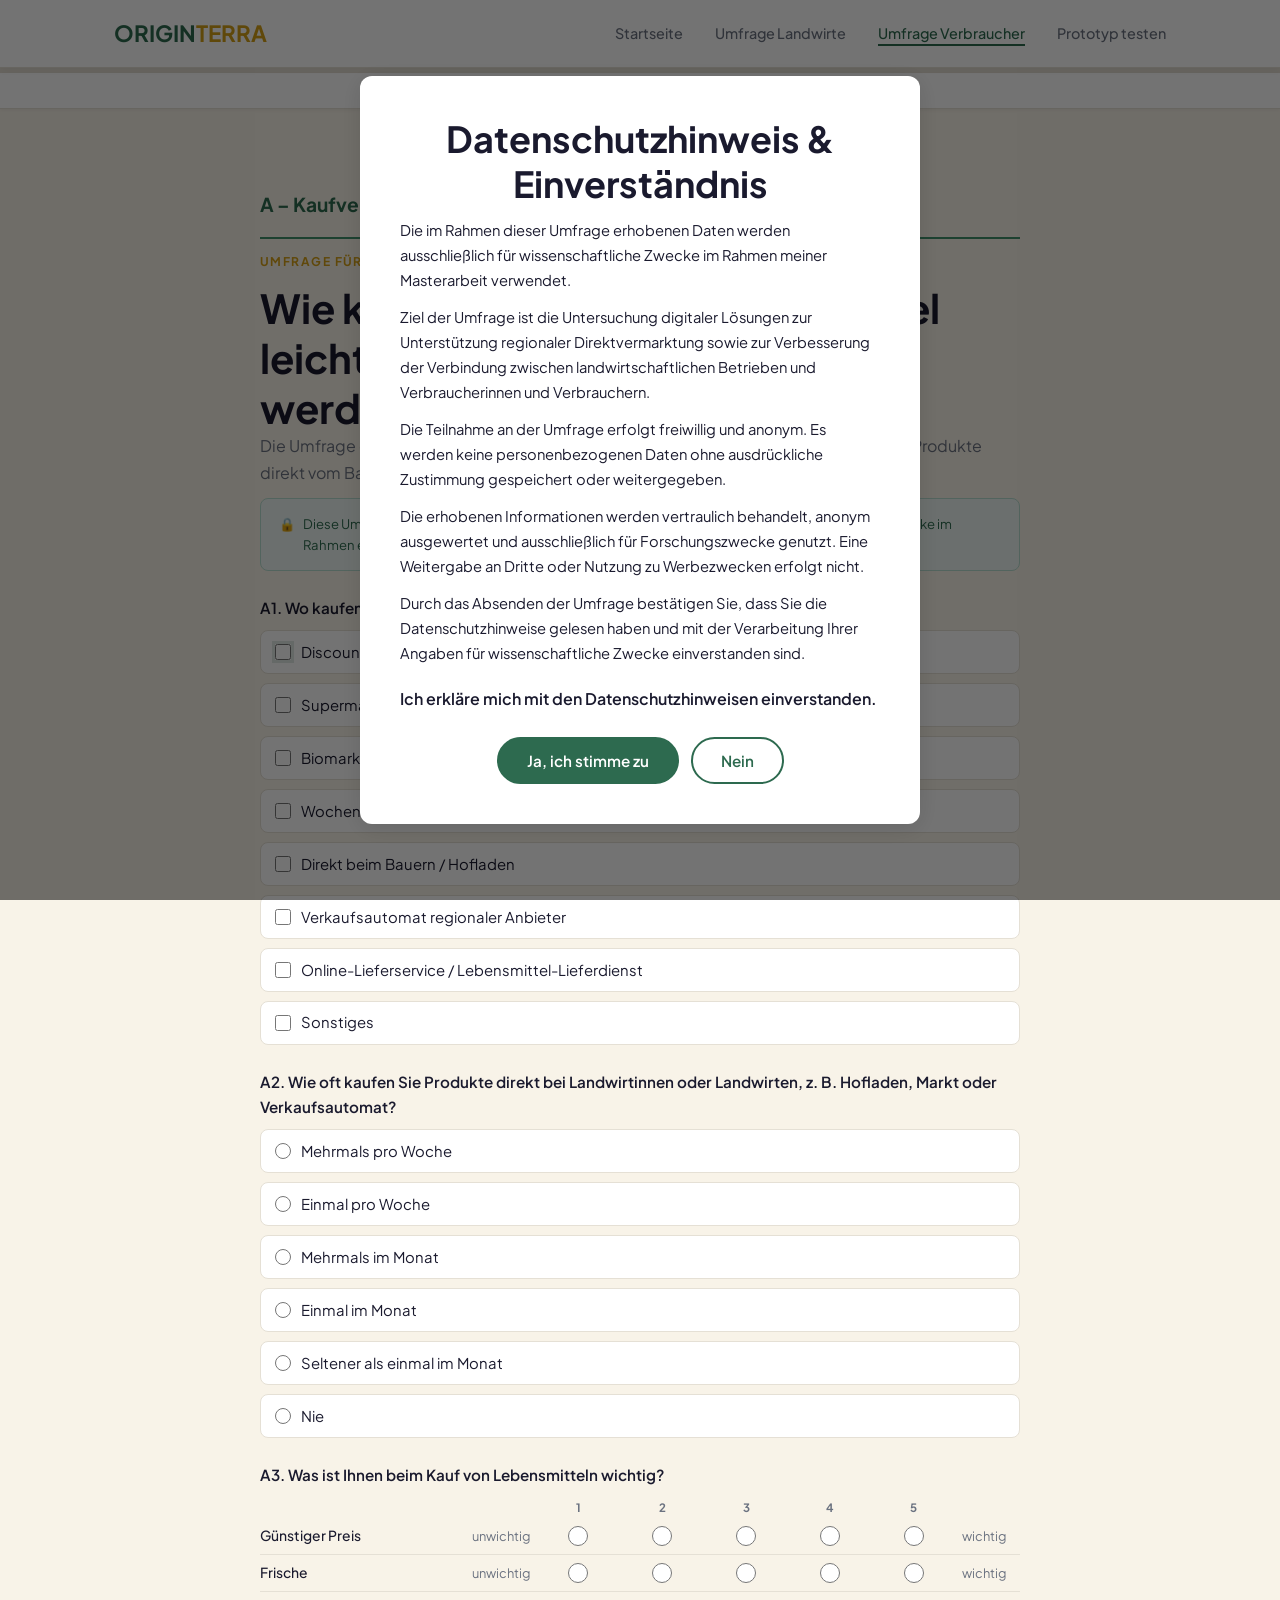
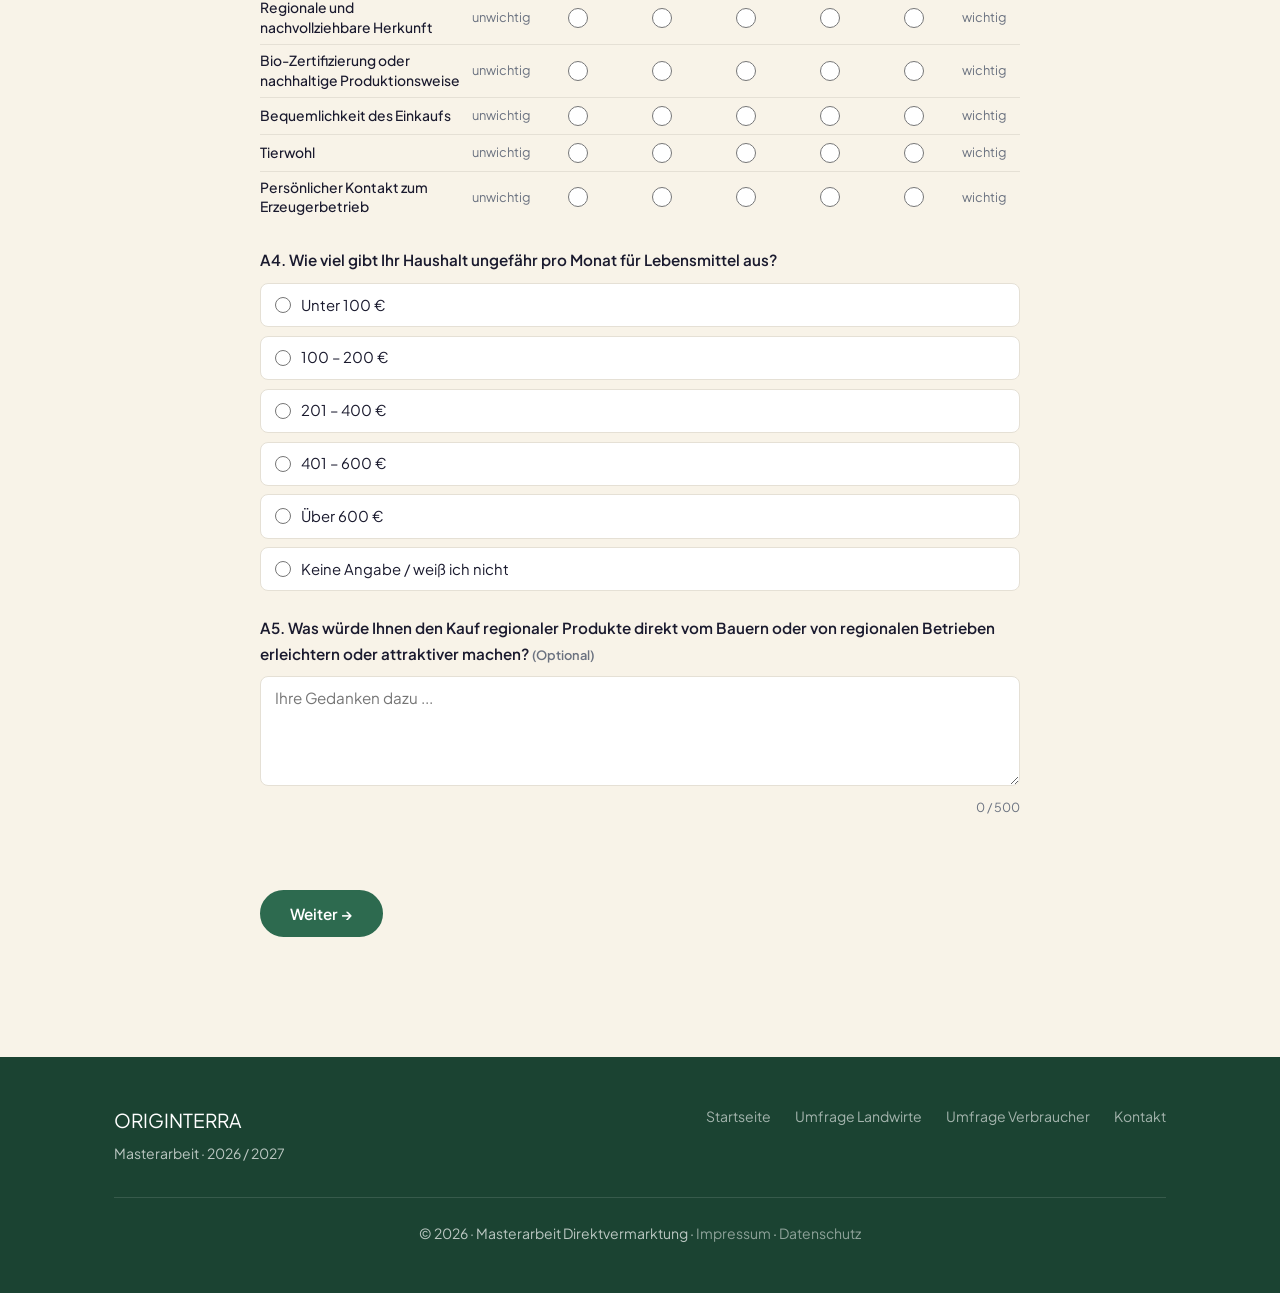
<file: umfrage-konsumenten.html>
<!DOCTYPE html>
<html lang="de">
<head>
  <meta charset="UTF-8">
  <meta name="viewport" content="width=device-width, initial-scale=1.0">
  <meta name="description" content="Umfrage für Verbraucher – Lebensmittelkauf und Direktvermarktung. Masterarbeit 2026/2027.">
  <meta name="robots" content="index, follow">
  <link rel="canonical" href="https://originterra.de/umfrage-konsumenten.html">
  <meta property="og:title" content="Umfrage Verbraucher – ORIGINTERRA">
  <meta property="og:description" content="Nehmen Sie an der Umfrage für Verbraucher zum Kauf regionaler Produkte teil. Ca. 7–10 Minuten, vollständig anonym.">
  <meta property="og:url" content="https://originterra.de/umfrage-konsumenten.html">
  <meta property="og:type" content="website">
  <meta property="og:image" content="https://originterra.de/images/og-image.svg">
  <meta property="og:image:width" content="1200">
  <meta property="og:image:height" content="630">
  <meta name="twitter:card" content="summary_large_image">
  <meta name="twitter:image" content="https://originterra.de/images/og-image.svg">
  <title>Umfrage Verbraucher – ORIGINTERRA</title>
  <link rel="preconnect" href="https://fonts.googleapis.com">
  <link rel="preconnect" href="https://fonts.gstatic.com" crossorigin>
  <link href="https://fonts.googleapis.com/css2?family=Plus+Jakarta+Sans:wght@400;600;700;800;900&display=swap" rel="stylesheet">
  <link rel="stylesheet" href="css/styles.css">
</head>
<body>

<!-- NAVIGATION -->
<nav class="nav">
  <div class="container">
    <div class="nav__inner">
      <a href="index.html" class="nav__logo">ORIGIN<span>TERRA</span></a>
      <button class="nav__toggle" id="nav-toggle" aria-label="Menü öffnen" aria-expanded="false">
        <span></span><span></span><span></span>
      </button>
      <ul class="nav__links" id="nav-links" role="list">
        <li><a href="index.html">Startseite</a></li>
        <li><a href="umfrage-bauern.html">Umfrage Landwirte</a></li>
        <li><a href="umfrage-konsumenten.html" aria-current="page">Umfrage Verbraucher</a></li>
        <li><a href="index.html#prototyp">Prototyp testen</a></li>
      </ul>
    </div>
  </div>
</nav>

<!-- SURVEY PROGRESS BAR -->
<div class="survey-progress">
  <div class="survey-progress__bar" id="survey-bar" style="width: 0%"></div>
</div>
<div class="survey-step-label" id="survey-step-label">Abschnitt 1 von 6</div>

<!-- MAIN CONTENT -->
<section class="section">
  <div class="container">
    <div class="form-page">

      <!-- FORM -->
      <form id="konsumenten-form" novalidate data-script-url="https://script.google.com/macros/s/AKfycbwAtDHv2-eA5K2ZDZ-z5N1Zh4T0NC3UM_M6G3FPkgNTUh3zcCLMxv2lSbOcnrrId6un/exec">

        <!-- ===== SECTION A: Kaufverhalten ===== -->
        <fieldset data-step="1">
          <legend>A – Kaufverhalten bei Lebensmitteln</legend>

          <!-- Header nur auf Schritt 1 -->
          <div class="form-header" style="margin-bottom:1.5rem;">
            <span class="section-label">Umfrage für Verbraucher</span>
            <h1 style="font-size: clamp(1.6rem, 4vw, 2.5rem);">Wie können regionale Lebensmittel leichter gefunden und gekauft werden?</h1>
            <p style="font-size:1rem; color:var(--color-text-muted); margin-bottom:0.75rem;">
              Die Umfrage dauert ca. 7–10 Minuten und hilft dabei, eine digitale Lösung für regionale Produkte direkt vom Bauernhof zu entwickeln.
            </p>
            <div class="privacy-note">
              Diese Umfrage ist vollständig anonym. Die Daten werden ausschließlich für wissenschaftliche Zwecke im Rahmen einer Masterarbeit verwendet.
            </div>
          </div>

          <div class="form-group">
            <label class="question">A1. Wo kaufen Sie Lebensmittel hauptsächlich ein? <span class="hint">(Mehrfachauswahl möglich)</span></label>
            <div class="checkbox-group">
              <label class="checkbox-option"><input type="checkbox" name="a1_kaufort" value="discounter" required> Discounter, z. B. Aldi, Lidl, Netto</label>
              <label class="checkbox-option"><input type="checkbox" name="a1_kaufort" value="supermarkt"> Supermarkt, z. B. Rewe, Edeka</label>
              <label class="checkbox-option"><input type="checkbox" name="a1_kaufort" value="biomarkt"> Biomarkt</label>
              <label class="checkbox-option"><input type="checkbox" name="a1_kaufort" value="wochenmarkt"> Wochenmarkt</label>
              <label class="checkbox-option"><input type="checkbox" name="a1_kaufort" value="direktkauf"> Direkt beim Bauern / Hofladen</label>
              <label class="checkbox-option"><input type="checkbox" name="a1_kaufort" value="automat"> Verkaufsautomat regionaler Anbieter</label>
              <label class="checkbox-option"><input type="checkbox" name="a1_kaufort" value="lieferdienst"> Online-Lieferservice / Lebensmittel-Lieferdienst</label>
              <label class="checkbox-option"><input type="checkbox" name="a1_kaufort_sonstiges_cb" id="a1_sonstiges_cb"> Sonstiges</label>
            </div>
            <div class="conditional" id="a1_sonstiges_wrap">
              <input type="text" name="a1_kaufort_sonstiges" id="a1_kaufort_sonstiges" placeholder="Bitte beschreiben …" maxlength="200" aria-label="Sonstiger Kaufort – bitte beschreiben">
            </div>
          </div>

          <div class="form-group">
            <label class="question">A2. Wie oft kaufen Sie Produkte direkt bei Landwirtinnen oder Landwirten, z. B. Hofladen, Markt oder Verkaufsautomat?</label>
            <div class="radio-group">
              <label class="radio-option"><input type="radio" name="a2_haeufigkeit" value="mehrmals_woche" required> Mehrmals pro Woche</label>
              <label class="radio-option"><input type="radio" name="a2_haeufigkeit" value="einmal_woche"> Einmal pro Woche</label>
              <label class="radio-option"><input type="radio" name="a2_haeufigkeit" value="mehrmals_monat"> Mehrmals im Monat</label>
              <label class="radio-option"><input type="radio" name="a2_haeufigkeit" value="einmal_monat"> Einmal im Monat</label>
              <label class="radio-option"><input type="radio" name="a2_haeufigkeit" value="seltener"> Seltener als einmal im Monat</label>
              <label class="radio-option"><input type="radio" name="a2_haeufigkeit" value="nie"> Nie</label>
            </div>
          </div>

          <div class="form-group">
            <label class="question">A3. Was ist Ihnen beim Kauf von Lebensmitteln wichtig?</label>
            <div class="bipolar-group">
              <!-- Zahlen-Header (nur Desktop) -->
              <div class="bipolar-header" aria-hidden="true">
                <span class="bipolar-header__label-spacer"></span>
                <div class="bipolar-header__controls">
                  <span class="bipolar-header__pole-spacer"></span>
                  <div class="bipolar-header__nums">
                    <span class="bipolar-header__num">1</span>
                    <span class="bipolar-header__num">2</span>
                    <span class="bipolar-header__num">3</span>
                    <span class="bipolar-header__num">4</span>
                    <span class="bipolar-header__num">5</span>
                  </div>
                  <span class="bipolar-header__pole-spacer"></span>
                </div>
              </div>

              <div class="bipolar-row">
                <span class="bipolar-row__label">Günstiger Preis</span>
                <div class="bipolar-row__controls">
                  <span class="bipolar-row__pole bipolar-row__pole--left">unwichtig</span>
                  <div class="bipolar-row__scale">
                    <label class="bipolar-radio"><input type="radio" name="a3_preis" value="1" required></label>
                    <label class="bipolar-radio"><input type="radio" name="a3_preis" value="2"></label>
                    <label class="bipolar-radio"><input type="radio" name="a3_preis" value="3"></label>
                    <label class="bipolar-radio"><input type="radio" name="a3_preis" value="4"></label>
                    <label class="bipolar-radio"><input type="radio" name="a3_preis" value="5"></label>
                  </div>
                  <span class="bipolar-row__pole bipolar-row__pole--right">wichtig</span>
                </div>
              </div>

              <div class="bipolar-row">
                <span class="bipolar-row__label">Frische</span>
                <div class="bipolar-row__controls">
                  <span class="bipolar-row__pole bipolar-row__pole--left">unwichtig</span>
                  <div class="bipolar-row__scale">
                    <label class="bipolar-radio"><input type="radio" name="a3_frische" value="1" required></label>
                    <label class="bipolar-radio"><input type="radio" name="a3_frische" value="2"></label>
                    <label class="bipolar-radio"><input type="radio" name="a3_frische" value="3"></label>
                    <label class="bipolar-radio"><input type="radio" name="a3_frische" value="4"></label>
                    <label class="bipolar-radio"><input type="radio" name="a3_frische" value="5"></label>
                  </div>
                  <span class="bipolar-row__pole bipolar-row__pole--right">wichtig</span>
                </div>
              </div>

              <div class="bipolar-row">
                <span class="bipolar-row__label">Regionale und nachvollziehbare Herkunft</span>
                <div class="bipolar-row__controls">
                  <span class="bipolar-row__pole bipolar-row__pole--left">unwichtig</span>
                  <div class="bipolar-row__scale">
                    <label class="bipolar-radio"><input type="radio" name="a3_regionalitaet" value="1" required></label>
                    <label class="bipolar-radio"><input type="radio" name="a3_regionalitaet" value="2"></label>
                    <label class="bipolar-radio"><input type="radio" name="a3_regionalitaet" value="3"></label>
                    <label class="bipolar-radio"><input type="radio" name="a3_regionalitaet" value="4"></label>
                    <label class="bipolar-radio"><input type="radio" name="a3_regionalitaet" value="5"></label>
                  </div>
                  <span class="bipolar-row__pole bipolar-row__pole--right">wichtig</span>
                </div>
              </div>

              <div class="bipolar-row">
                <span class="bipolar-row__label">Bio-Zertifizierung oder nachhaltige Produktionsweise</span>
                <div class="bipolar-row__controls">
                  <span class="bipolar-row__pole bipolar-row__pole--left">unwichtig</span>
                  <div class="bipolar-row__scale">
                    <label class="bipolar-radio"><input type="radio" name="a3_bio" value="1" required></label>
                    <label class="bipolar-radio"><input type="radio" name="a3_bio" value="2"></label>
                    <label class="bipolar-radio"><input type="radio" name="a3_bio" value="3"></label>
                    <label class="bipolar-radio"><input type="radio" name="a3_bio" value="4"></label>
                    <label class="bipolar-radio"><input type="radio" name="a3_bio" value="5"></label>
                  </div>
                  <span class="bipolar-row__pole bipolar-row__pole--right">wichtig</span>
                </div>
              </div>

              <div class="bipolar-row">
                <span class="bipolar-row__label">Bequemlichkeit des Einkaufs</span>
                <div class="bipolar-row__controls">
                  <span class="bipolar-row__pole bipolar-row__pole--left">unwichtig</span>
                  <div class="bipolar-row__scale">
                    <label class="bipolar-radio"><input type="radio" name="a3_bequemlichkeit" value="1" required></label>
                    <label class="bipolar-radio"><input type="radio" name="a3_bequemlichkeit" value="2"></label>
                    <label class="bipolar-radio"><input type="radio" name="a3_bequemlichkeit" value="3"></label>
                    <label class="bipolar-radio"><input type="radio" name="a3_bequemlichkeit" value="4"></label>
                    <label class="bipolar-radio"><input type="radio" name="a3_bequemlichkeit" value="5"></label>
                  </div>
                  <span class="bipolar-row__pole bipolar-row__pole--right">wichtig</span>
                </div>
              </div>

              <div class="bipolar-row">
                <span class="bipolar-row__label">Tierwohl</span>
                <div class="bipolar-row__controls">
                  <span class="bipolar-row__pole bipolar-row__pole--left">unwichtig</span>
                  <div class="bipolar-row__scale">
                    <label class="bipolar-radio"><input type="radio" name="a3_tierwohl" value="1" required></label>
                    <label class="bipolar-radio"><input type="radio" name="a3_tierwohl" value="2"></label>
                    <label class="bipolar-radio"><input type="radio" name="a3_tierwohl" value="3"></label>
                    <label class="bipolar-radio"><input type="radio" name="a3_tierwohl" value="4"></label>
                    <label class="bipolar-radio"><input type="radio" name="a3_tierwohl" value="5"></label>
                  </div>
                  <span class="bipolar-row__pole bipolar-row__pole--right">wichtig</span>
                </div>
              </div>

              <div class="bipolar-row">
                <span class="bipolar-row__label">Persönlicher Kontakt zum Erzeugerbetrieb</span>
                <div class="bipolar-row__controls">
                  <span class="bipolar-row__pole bipolar-row__pole--left">unwichtig</span>
                  <div class="bipolar-row__scale">
                    <label class="bipolar-radio"><input type="radio" name="a3_kontakt_erzeuger" value="1" required></label>
                    <label class="bipolar-radio"><input type="radio" name="a3_kontakt_erzeuger" value="2"></label>
                    <label class="bipolar-radio"><input type="radio" name="a3_kontakt_erzeuger" value="3"></label>
                    <label class="bipolar-radio"><input type="radio" name="a3_kontakt_erzeuger" value="4"></label>
                    <label class="bipolar-radio"><input type="radio" name="a3_kontakt_erzeuger" value="5"></label>
                  </div>
                  <span class="bipolar-row__pole bipolar-row__pole--right">wichtig</span>
                </div>
              </div>
            </div>
          </div>

          <div class="form-group">
            <label class="question">A4. Wie viel gibt Ihr Haushalt ungefähr pro Monat für Lebensmittel aus?</label>
            <div class="radio-group">
              <label class="radio-option"><input type="radio" name="a4_ausgaben" value="unter_100" required> Unter 100 €</label>
              <label class="radio-option"><input type="radio" name="a4_ausgaben" value="100_200"> 100 – 200 €</label>
              <label class="radio-option"><input type="radio" name="a4_ausgaben" value="201_400"> 201 – 400 €</label>
              <label class="radio-option"><input type="radio" name="a4_ausgaben" value="401_600"> 401 – 600 €</label>
              <label class="radio-option"><input type="radio" name="a4_ausgaben" value="ueber_600"> Über 600 €</label>
              <label class="radio-option"><input type="radio" name="a4_ausgaben" value="keine_angabe"> Keine Angabe / weiß ich nicht</label>
            </div>
          </div>

          <div class="form-group">
            <label class="question" for="a5_erleichterung">A5. Was würde Ihnen den Kauf regionaler Produkte direkt vom Bauern oder von regionalen Betrieben erleichtern oder attraktiver machen? <span class="hint">(Optional)</span></label>
            <textarea id="a5_erleichterung" name="a5_erleichterung" maxlength="500" placeholder="Ihre Gedanken dazu ..."></textarea>
            <div class="char-counter" id="a5_counter">0 / 500</div>
          </div>
        </fieldset>

        <!-- ===== SECTION B: Informationsdefizite ===== -->
        <fieldset data-step="2">
          <legend>B – Informationsdefizite und Kaufbarrieren</legend>

          <div class="form-group">
            <label class="question">B1. Was hält Sie davon ab, häufiger oder regelmäßiger direkt beim Bauern oder bei regionalen Verkaufsstellen zu kaufen? <span class="hint">(Wählen Sie bis zu 3 Punkte aus)</span></label>
            <div class="checkbox-group">
              <label class="checkbox-option"><input type="checkbox" name="b1_kaufgruende" value="keine_anbieter" required> Ich weiß nicht, welche regionalen Anbieter oder Verkaufsstellen es in meiner Nähe gibt</label>
              <label class="checkbox-option"><input type="checkbox" name="b1_kaufgruende" value="oeffnungszeiten"> Unklare Öffnungszeiten, Produktverfügbarkeit oder Preise</label>
              <label class="checkbox-option"><input type="checkbox" name="b1_kaufgruende" value="produktionsweise"> Unsicherheit über die tatsächliche Herkunft / Regionalität</label>
              <label class="checkbox-option"><input type="checkbox" name="b1_kaufgruende" value="qualitaet_unklar"> Ich kann die Qualität vorher schwer einschätzen</label>
              <label class="checkbox-option"><input type="checkbox" name="b1_kaufgruende" value="umstaendlich"> Zu umständlich oder zeitaufwendig</label>
              <label class="checkbox-option"><input type="checkbox" name="b1_kaufgruende" value="zu_teuer"> Zu teuer im Vergleich zum Supermarkt</label>
              <label class="checkbox-option"><input type="checkbox" name="b1_kaufgruende" value="bedarf_passt_nicht"> Die angebotenen Produkte passen nicht zu meinem Bedarf</label>
              <label class="checkbox-option"><input type="checkbox" name="b1_kaufgruende_sonstiges_cb" id="b1_sonstiges_cb"> Sonstiges</label>
            </div>
            <div class="conditional" id="b1_sonstiges_wrap">
              <input type="text" name="b1_kaufgruende_sonstiges" id="b1_kaufgruende_sonstiges" placeholder="Bitte beschreiben …" maxlength="200" aria-label="Sonstiger Grund – bitte beschreiben">
            </div>
          </div>

          <div class="form-group">
            <label class="question">B2. Inwiefern stimmen Sie folgender Aussage zu?<br>
              <span style="font-weight:400; font-style:italic;">„Ich würde häufiger regionale Lebensmittel direkt kaufen, wenn ich leichter Informationen zu Verkaufsorten, Öffnungszeiten, Produkten, Preisen und Produktionsweise finden könnte."</span>
            </label>
            <div class="radio-group">
              <label class="radio-option"><input type="radio" name="b2_mehr_kaufen" value="voll_zu" required> Stimme voll zu</label>
              <label class="radio-option"><input type="radio" name="b2_mehr_kaufen" value="eher_zu"> Stimme eher zu</label>
              <label class="radio-option"><input type="radio" name="b2_mehr_kaufen" value="teils_teils"> Teils/teils</label>
              <label class="radio-option"><input type="radio" name="b2_mehr_kaufen" value="eher_nicht"> Stimme eher nicht zu</label>
              <label class="radio-option"><input type="radio" name="b2_mehr_kaufen" value="gar_nicht"> Stimme gar nicht zu</label>
            </div>
          </div>

          <div class="form-group">
            <label class="question">B3. Wie wichtig wären Ihnen folgende Informationen vor dem Besuch eines Bauernhofs, Hofladens, Marktes oder Verkaufsautomaten?</label>
            <div class="bipolar-group">
              <div class="bipolar-header" aria-hidden="true">
                <span class="bipolar-header__label-spacer"></span>
                <div class="bipolar-header__controls">
                  <span class="bipolar-header__pole-spacer"></span>
                  <div class="bipolar-header__nums">
                    <span class="bipolar-header__num">1</span><span class="bipolar-header__num">2</span><span class="bipolar-header__num">3</span><span class="bipolar-header__num">4</span><span class="bipolar-header__num">5</span>
                  </div>
                  <span class="bipolar-header__pole-spacer"></span>
                </div>
              </div>
              <div class="bipolar-row">
                <span class="bipolar-row__label">Standort, Entfernung und Öffnungszeiten</span>
                <div class="bipolar-row__controls">
                  <span class="bipolar-row__pole bipolar-row__pole--left">unwichtig</span>
                  <div class="bipolar-row__scale">
                    <label class="bipolar-radio"><input type="radio" name="b3_standort" value="1" required></label>
                    <label class="bipolar-radio"><input type="radio" name="b3_standort" value="2"></label>
                    <label class="bipolar-radio"><input type="radio" name="b3_standort" value="3"></label>
                    <label class="bipolar-radio"><input type="radio" name="b3_standort" value="4"></label>
                    <label class="bipolar-radio"><input type="radio" name="b3_standort" value="5"></label>
                  </div>
                  <span class="bipolar-row__pole bipolar-row__pole--right">wichtig</span>
                </div>
              </div>
              <div class="bipolar-row">
                <span class="bipolar-row__label">Aktuell verfügbare Produkte und Preise</span>
                <div class="bipolar-row__controls">
                  <span class="bipolar-row__pole bipolar-row__pole--left">unwichtig</span>
                  <div class="bipolar-row__scale">
                    <label class="bipolar-radio"><input type="radio" name="b3_verfuegbarkeit" value="1" required></label>
                    <label class="bipolar-radio"><input type="radio" name="b3_verfuegbarkeit" value="2"></label>
                    <label class="bipolar-radio"><input type="radio" name="b3_verfuegbarkeit" value="3"></label>
                    <label class="bipolar-radio"><input type="radio" name="b3_verfuegbarkeit" value="4"></label>
                    <label class="bipolar-radio"><input type="radio" name="b3_verfuegbarkeit" value="5"></label>
                  </div>
                  <span class="bipolar-row__pole bipolar-row__pole--right">wichtig</span>
                </div>
              </div>
              <div class="bipolar-row">
                <span class="bipolar-row__label">Herkunft und Produktionsweise der Produkte</span>
                <div class="bipolar-row__controls">
                  <span class="bipolar-row__pole bipolar-row__pole--left">unwichtig</span>
                  <div class="bipolar-row__scale">
                    <label class="bipolar-radio"><input type="radio" name="b3_herkunft" value="1" required></label>
                    <label class="bipolar-radio"><input type="radio" name="b3_herkunft" value="2"></label>
                    <label class="bipolar-radio"><input type="radio" name="b3_herkunft" value="3"></label>
                    <label class="bipolar-radio"><input type="radio" name="b3_herkunft" value="4"></label>
                    <label class="bipolar-radio"><input type="radio" name="b3_herkunft" value="5"></label>
                  </div>
                  <span class="bipolar-row__pole bipolar-row__pole--right">wichtig</span>
                </div>
              </div>
              <div class="bipolar-row">
                <span class="bipolar-row__label">Hofprofil mit Fotos und Produktinformationen</span>
                <div class="bipolar-row__controls">
                  <span class="bipolar-row__pole bipolar-row__pole--left">unwichtig</span>
                  <div class="bipolar-row__scale">
                    <label class="bipolar-radio"><input type="radio" name="b3_hofinfo" value="1" required></label>
                    <label class="bipolar-radio"><input type="radio" name="b3_hofinfo" value="2"></label>
                    <label class="bipolar-radio"><input type="radio" name="b3_hofinfo" value="3"></label>
                    <label class="bipolar-radio"><input type="radio" name="b3_hofinfo" value="4"></label>
                    <label class="bipolar-radio"><input type="radio" name="b3_hofinfo" value="5"></label>
                  </div>
                  <span class="bipolar-row__pole bipolar-row__pole--right">wichtig</span>
                </div>
              </div>
              <div class="bipolar-row">
                <span class="bipolar-row__label">Bewertungen anderer Kundinnen und Kunden</span>
                <div class="bipolar-row__controls">
                  <span class="bipolar-row__pole bipolar-row__pole--left">unwichtig</span>
                  <div class="bipolar-row__scale">
                    <label class="bipolar-radio"><input type="radio" name="b3_bewertungen" value="1" required></label>
                    <label class="bipolar-radio"><input type="radio" name="b3_bewertungen" value="2"></label>
                    <label class="bipolar-radio"><input type="radio" name="b3_bewertungen" value="3"></label>
                    <label class="bipolar-radio"><input type="radio" name="b3_bewertungen" value="4"></label>
                    <label class="bipolar-radio"><input type="radio" name="b3_bewertungen" value="5"></label>
                  </div>
                  <span class="bipolar-row__pole bipolar-row__pole--right">wichtig</span>
                </div>
              </div>
              <div class="bipolar-row">
                <span class="bipolar-row__label">Kontaktmöglichkeit zum Anbieter</span>
                <div class="bipolar-row__controls">
                  <span class="bipolar-row__pole bipolar-row__pole--left">unwichtig</span>
                  <div class="bipolar-row__scale">
                    <label class="bipolar-radio"><input type="radio" name="b3_kontakt" value="1" required></label>
                    <label class="bipolar-radio"><input type="radio" name="b3_kontakt" value="2"></label>
                    <label class="bipolar-radio"><input type="radio" name="b3_kontakt" value="3"></label>
                    <label class="bipolar-radio"><input type="radio" name="b3_kontakt" value="4"></label>
                    <label class="bipolar-radio"><input type="radio" name="b3_kontakt" value="5"></label>
                  </div>
                  <span class="bipolar-row__pole bipolar-row__pole--right">wichtig</span>
                </div>
              </div>
            </div>
          </div>
        </fieldset>

        <!-- ===== SECTION C: Digitale Plattform ===== -->
        <fieldset data-step="3">
          <legend>C – Digitale Plattform und Sichtbarkeit regionaler Produkte</legend>

          <div class="form-group">
            <label class="question">C1. Inwiefern stimmen Sie folgender Aussage zu?<br>
              <span style="font-weight:400; font-style:italic;">„Eine digitale Plattform würde mir helfen, regionale Anbieter und Produkte in meiner Nähe leichter zu finden."</span>
            </label>
            <div class="radio-group">
              <label class="radio-option"><input type="radio" name="c1_plattform_finden" value="voll_zu" required> Stimme voll zu</label>
              <label class="radio-option"><input type="radio" name="c1_plattform_finden" value="eher_zu"> Stimme eher zu</label>
              <label class="radio-option"><input type="radio" name="c1_plattform_finden" value="teils_teils"> Teils/teils</label>
              <label class="radio-option"><input type="radio" name="c1_plattform_finden" value="eher_nicht"> Stimme eher nicht zu</label>
              <label class="radio-option"><input type="radio" name="c1_plattform_finden" value="gar_nicht"> Stimme gar nicht zu</label>
            </div>
          </div>

          <div class="form-group">
            <label class="question">C2. Inwiefern stimmen Sie folgender Aussage zu?<br>
              <span style="font-weight:400; font-style:italic;">„Eine digitale Plattform würde mir helfen, bei Fragen direkt mit regionalen Erzeugerbetrieben zu kommunizieren, z. B. per Nachricht oder Chat."</span>
            </label>
            <div class="radio-group">
              <label class="radio-option"><input type="radio" name="c2_kontakt_erleichtert" value="voll_zu" required> Stimme voll zu</label>
              <label class="radio-option"><input type="radio" name="c2_kontakt_erleichtert" value="eher_zu"> Stimme eher zu</label>
              <label class="radio-option"><input type="radio" name="c2_kontakt_erleichtert" value="teils_teils"> Teils/teils</label>
              <label class="radio-option"><input type="radio" name="c2_kontakt_erleichtert" value="eher_nicht"> Stimme eher nicht zu</label>
              <label class="radio-option"><input type="radio" name="c2_kontakt_erleichtert" value="gar_nicht"> Stimme gar nicht zu</label>
            </div>
          </div>

          <div class="form-group">
            <label class="question">C3. Welche Modelle zum Kauf regionaler Produkte würden Sie bevorzugen? <span class="hint">(Wählen Sie bis zu 3 Punkte aus)</span></label>
            <div class="checkbox-group">
              <label class="checkbox-option"><input type="checkbox" name="c3_modell" value="direktkauf_abholung" required> Produkte auf dem Bauernhof selbst auswählen oder pflücken</label>
              <label class="checkbox-option"><input type="checkbox" name="c3_modell" value="hofladen"> Einkauf im Hofladen</label>
              <label class="checkbox-option"><input type="checkbox" name="c3_modell" value="wochenmarkt"> Einkauf auf dem Wochenmarkt</label>
              <label class="checkbox-option"><input type="checkbox" name="c3_modell" value="online_reservieren"> Produkte online reservieren und später abholen</label>
              <label class="checkbox-option"><input type="checkbox" name="c3_modell" value="lieferung"> Lieferung nach Hause</label>
              <label class="checkbox-option"><input type="checkbox" name="c3_modell" value="abo_lieferung"> Regelmäßige Lieferung im Abo, z. B. wöchentlich</label>
              <label class="checkbox-option"><input type="checkbox" name="c3_modell" value="sammelbestellung"> Gemeinsame Lieferung mit Nachbarn oder Sammelbestellungen</label>
              <label class="checkbox-option"><input type="checkbox" name="c3_modell_sonstiges_cb" id="c3_sonstiges_cb"> Sonstiges</label>
            </div>
            <div class="conditional" id="c3_sonstiges_wrap">
              <input type="text" name="c3_modell_sonstiges" id="c3_modell_sonstiges" placeholder="Bitte beschreiben …" maxlength="200" aria-label="Sonstiges Modell – bitte beschreiben">
            </div>
          </div>

          <div class="form-group">
            <label class="question">C4. Wie wichtig wären Ihnen folgende Funktionen einer Direktvermarktungs-App?</label>
            <div class="bipolar-group">
              <div class="bipolar-header" aria-hidden="true">
                <span class="bipolar-header__label-spacer"></span>
                <div class="bipolar-header__controls">
                  <span class="bipolar-header__pole-spacer"></span>
                  <div class="bipolar-header__nums">
                    <span class="bipolar-header__num">1</span><span class="bipolar-header__num">2</span><span class="bipolar-header__num">3</span><span class="bipolar-header__num">4</span><span class="bipolar-header__num">5</span>
                  </div>
                  <span class="bipolar-header__pole-spacer"></span>
                </div>
              </div>
              <div class="bipolar-row">
                <span class="bipolar-row__label">Karte mit regionalen Anbietern und Verkaufsstellen in der Nähe</span>
                <div class="bipolar-row__controls">
                  <span class="bipolar-row__pole bipolar-row__pole--left">unwichtig</span>
                  <div class="bipolar-row__scale">
                    <label class="bipolar-radio"><input type="radio" name="c4_karte" value="1" required></label>
                    <label class="bipolar-radio"><input type="radio" name="c4_karte" value="2"></label>
                    <label class="bipolar-radio"><input type="radio" name="c4_karte" value="3"></label>
                    <label class="bipolar-radio"><input type="radio" name="c4_karte" value="4"></label>
                    <label class="bipolar-radio"><input type="radio" name="c4_karte" value="5"></label>
                  </div>
                  <span class="bipolar-row__pole bipolar-row__pole--right">wichtig</span>
                </div>
              </div>
              <div class="bipolar-row">
                <span class="bipolar-row__label">Öffnungszeiten, Produktverfügbarkeit und Preise anzeigen</span>
                <div class="bipolar-row__controls">
                  <span class="bipolar-row__pole bipolar-row__pole--left">unwichtig</span>
                  <div class="bipolar-row__scale">
                    <label class="bipolar-radio"><input type="radio" name="c4_oeffnungszeiten" value="1" required></label>
                    <label class="bipolar-radio"><input type="radio" name="c4_oeffnungszeiten" value="2"></label>
                    <label class="bipolar-radio"><input type="radio" name="c4_oeffnungszeiten" value="3"></label>
                    <label class="bipolar-radio"><input type="radio" name="c4_oeffnungszeiten" value="4"></label>
                    <label class="bipolar-radio"><input type="radio" name="c4_oeffnungszeiten" value="5"></label>
                  </div>
                  <span class="bipolar-row__pole bipolar-row__pole--right">wichtig</span>
                </div>
              </div>
              <div class="bipolar-row">
                <span class="bipolar-row__label">Informationen zu Herkunft, Produktionsweise und Bauernhof</span>
                <div class="bipolar-row__controls">
                  <span class="bipolar-row__pole bipolar-row__pole--left">unwichtig</span>
                  <div class="bipolar-row__scale">
                    <label class="bipolar-radio"><input type="radio" name="c4_herkunft" value="1" required></label>
                    <label class="bipolar-radio"><input type="radio" name="c4_herkunft" value="2"></label>
                    <label class="bipolar-radio"><input type="radio" name="c4_herkunft" value="3"></label>
                    <label class="bipolar-radio"><input type="radio" name="c4_herkunft" value="4"></label>
                    <label class="bipolar-radio"><input type="radio" name="c4_herkunft" value="5"></label>
                  </div>
                  <span class="bipolar-row__pole bipolar-row__pole--right">wichtig</span>
                </div>
              </div>
              <div class="bipolar-row">
                <span class="bipolar-row__label">Produkte bestellen, reservieren oder zur Abholung vormerken</span>
                <div class="bipolar-row__controls">
                  <span class="bipolar-row__pole bipolar-row__pole--left">unwichtig</span>
                  <div class="bipolar-row__scale">
                    <label class="bipolar-radio"><input type="radio" name="c4_bestellung" value="1" required></label>
                    <label class="bipolar-radio"><input type="radio" name="c4_bestellung" value="2"></label>
                    <label class="bipolar-radio"><input type="radio" name="c4_bestellung" value="3"></label>
                    <label class="bipolar-radio"><input type="radio" name="c4_bestellung" value="4"></label>
                    <label class="bipolar-radio"><input type="radio" name="c4_bestellung" value="5"></label>
                  </div>
                  <span class="bipolar-row__pole bipolar-row__pole--right">wichtig</span>
                </div>
              </div>
              <div class="bipolar-row">
                <span class="bipolar-row__label">Flexible Abhol- oder Liefermöglichkeiten</span>
                <div class="bipolar-row__controls">
                  <span class="bipolar-row__pole bipolar-row__pole--left">unwichtig</span>
                  <div class="bipolar-row__scale">
                    <label class="bipolar-radio"><input type="radio" name="c4_abholung" value="1" required></label>
                    <label class="bipolar-radio"><input type="radio" name="c4_abholung" value="2"></label>
                    <label class="bipolar-radio"><input type="radio" name="c4_abholung" value="3"></label>
                    <label class="bipolar-radio"><input type="radio" name="c4_abholung" value="4"></label>
                    <label class="bipolar-radio"><input type="radio" name="c4_abholung" value="5"></label>
                  </div>
                  <span class="bipolar-row__pole bipolar-row__pole--right">wichtig</span>
                </div>
              </div>
              <div class="bipolar-row">
                <span class="bipolar-row__label">Benachrichtigung über neue Produkte oder Angebote</span>
                <div class="bipolar-row__controls">
                  <span class="bipolar-row__pole bipolar-row__pole--left">unwichtig</span>
                  <div class="bipolar-row__scale">
                    <label class="bipolar-radio"><input type="radio" name="c4_benachrichtigung" value="1" required></label>
                    <label class="bipolar-radio"><input type="radio" name="c4_benachrichtigung" value="2"></label>
                    <label class="bipolar-radio"><input type="radio" name="c4_benachrichtigung" value="3"></label>
                    <label class="bipolar-radio"><input type="radio" name="c4_benachrichtigung" value="4"></label>
                    <label class="bipolar-radio"><input type="radio" name="c4_benachrichtigung" value="5"></label>
                  </div>
                  <span class="bipolar-row__pole bipolar-row__pole--right">wichtig</span>
                </div>
              </div>
              <div class="bipolar-row">
                <span class="bipolar-row__label">Kontaktmöglichkeit zum Bauernhof</span>
                <div class="bipolar-row__controls">
                  <span class="bipolar-row__pole bipolar-row__pole--left">unwichtig</span>
                  <div class="bipolar-row__scale">
                    <label class="bipolar-radio"><input type="radio" name="c4_kontakt" value="1" required></label>
                    <label class="bipolar-radio"><input type="radio" name="c4_kontakt" value="2"></label>
                    <label class="bipolar-radio"><input type="radio" name="c4_kontakt" value="3"></label>
                    <label class="bipolar-radio"><input type="radio" name="c4_kontakt" value="4"></label>
                    <label class="bipolar-radio"><input type="radio" name="c4_kontakt" value="5"></label>
                  </div>
                  <span class="bipolar-row__pole bipolar-row__pole--right">wichtig</span>
                </div>
              </div>
              <div class="bipolar-row">
                <span class="bipolar-row__label">Bewertungen anderer Käuferinnen und Käufer</span>
                <div class="bipolar-row__controls">
                  <span class="bipolar-row__pole bipolar-row__pole--left">unwichtig</span>
                  <div class="bipolar-row__scale">
                    <label class="bipolar-radio"><input type="radio" name="c4_bewertungen" value="1" required></label>
                    <label class="bipolar-radio"><input type="radio" name="c4_bewertungen" value="2"></label>
                    <label class="bipolar-radio"><input type="radio" name="c4_bewertungen" value="3"></label>
                    <label class="bipolar-radio"><input type="radio" name="c4_bewertungen" value="4"></label>
                    <label class="bipolar-radio"><input type="radio" name="c4_bewertungen" value="5"></label>
                  </div>
                  <span class="bipolar-row__pole bipolar-row__pole--right">wichtig</span>
                </div>
              </div>
              <div class="bipolar-row">
                <span class="bipolar-row__label">Rezeptvorschläge zum saisonalen Angebot</span>
                <div class="bipolar-row__controls">
                  <span class="bipolar-row__pole bipolar-row__pole--left">unwichtig</span>
                  <div class="bipolar-row__scale">
                    <label class="bipolar-radio"><input type="radio" name="c4_rezepte" value="1" required></label>
                    <label class="bipolar-radio"><input type="radio" name="c4_rezepte" value="2"></label>
                    <label class="bipolar-radio"><input type="radio" name="c4_rezepte" value="3"></label>
                    <label class="bipolar-radio"><input type="radio" name="c4_rezepte" value="4"></label>
                    <label class="bipolar-radio"><input type="radio" name="c4_rezepte" value="5"></label>
                  </div>
                  <span class="bipolar-row__pole bipolar-row__pole--right">wichtig</span>
                </div>
              </div>
            </div>
          </div>

          <div class="form-group">
            <label class="question">C5. Wie wahrscheinlich wäre es, dass Sie eine digitale Plattform für regionale Lebensmittel regelmäßig nutzen würden?</label>
            <div class="radio-group">
              <label class="radio-option"><input type="radio" name="c5_plattform_wahrscheinlich" value="sehr_wahrscheinlich" required> Sehr wahrscheinlich</label>
              <label class="radio-option"><input type="radio" name="c5_plattform_wahrscheinlich" value="eher_wahrscheinlich"> Eher wahrscheinlich</label>
              <label class="radio-option"><input type="radio" name="c5_plattform_wahrscheinlich" value="teils_teils"> Teils/teils</label>
              <label class="radio-option"><input type="radio" name="c5_plattform_wahrscheinlich" value="eher_unwahrscheinlich"> Eher unwahrscheinlich</label>
              <label class="radio-option"><input type="radio" name="c5_plattform_wahrscheinlich" value="sehr_unwahrscheinlich"> Sehr unwahrscheinlich</label>
            </div>
          </div>

          <div class="form-group">
            <label class="question" for="c6_nutzung">C6. Was würde Sie dazu bringen, eine Direktvermarktungs-App regelmäßig zu nutzen? <span class="hint">(Optional)</span></label>
            <textarea id="c6_nutzung" name="c6_nutzung" maxlength="500" placeholder="Ihre Gedanken dazu ..."></textarea>
            <div class="char-counter" id="c6_counter">0 / 500</div>
          </div>
        </fieldset>

        <!-- ===== SECTION D: Vertrauen und Transparenz ===== -->
        <fieldset data-step="4">
          <legend>D – Vertrauen und Transparenz</legend>

          <div class="form-group">
            <label class="question">D1. Inwiefern stimmen Sie folgender Aussage zu?<br>
              <span style="font-weight:400; font-style:italic;">„Transparente Informationen über Herkunft, Preis, Qualität und Produktionsweise erhöhen mein Vertrauen in regionale Lebensmittel."</span>
            </label>
            <div class="radio-group">
              <label class="radio-option"><input type="radio" name="d1_transparenz_vertrauen" value="voll_zu" required> Stimme voll zu</label>
              <label class="radio-option"><input type="radio" name="d1_transparenz_vertrauen" value="eher_zu"> Stimme eher zu</label>
              <label class="radio-option"><input type="radio" name="d1_transparenz_vertrauen" value="teils_teils"> Teils/teils</label>
              <label class="radio-option"><input type="radio" name="d1_transparenz_vertrauen" value="eher_nicht"> Stimme eher nicht zu</label>
              <label class="radio-option"><input type="radio" name="d1_transparenz_vertrauen" value="gar_nicht"> Stimme gar nicht zu</label>
            </div>
          </div>

          <div class="form-group">
            <label class="question">D2. Welche Informationen würden Ihr Vertrauen in regionale Produkte erhöhen? <span class="hint">(Wählen Sie bis zu 3 Punkte aus)</span></label>
            <div class="checkbox-group">
              <label class="checkbox-option"><input type="checkbox" name="d2_vertrauen" value="info_hof" required> Vorstellung des Bauernhofs und der Menschen dahinter</label>
              <label class="checkbox-option"><input type="checkbox" name="d2_vertrauen" value="herkunft"> Angaben zu Herkunft, Produktionsweise und Tierwohl</label>
              <label class="checkbox-option"><input type="checkbox" name="d2_vertrauen" value="fotos"> Fotos vom Hof, den Produkten oder der Produktion</label>
              <label class="checkbox-option"><input type="checkbox" name="d2_vertrauen" value="bewertungen"> Kundenbewertungen</label>
              <label class="checkbox-option"><input type="checkbox" name="d2_vertrauen" value="preise"> Transparente Preise</label>
              <label class="checkbox-option"><input type="checkbox" name="d2_vertrauen" value="kontakt"> Möglichkeit zur direkten Kontaktaufnahme</label>
              <label class="checkbox-option"><input type="checkbox" name="d2_vertrauen_sonstiges_cb" id="d2_sonstiges_cb"> Sonstiges</label>
            </div>
            <div class="conditional" id="d2_sonstiges_wrap">
              <input type="text" name="d2_vertrauen_sonstiges" id="d2_vertrauen_sonstiges" placeholder="Bitte beschreiben …" maxlength="200" aria-label="Sonstiges – bitte beschreiben">
            </div>
          </div>

          <div class="form-group">
            <label class="question">D3. Woran erkennen Sie Qualität bei regionalen Lebensmitteln? <span class="hint">(Wählen Sie bis zu 3 Punkte aus)</span></label>
            <div class="checkbox-group">
              <label class="checkbox-option"><input type="checkbox" name="d3_qualitaet" value="frische" required> Frische</label>
              <label class="checkbox-option"><input type="checkbox" name="d3_qualitaet" value="geschmack"> Geschmack</label>
              <label class="checkbox-option"><input type="checkbox" name="d3_qualitaet" value="aussehen"> Aussehen der Produkte</label>
              <label class="checkbox-option"><input type="checkbox" name="d3_qualitaet" value="bio"> Bio-Zertifizierung oder Nachhaltigkeitsangaben</label>
              <label class="checkbox-option"><input type="checkbox" name="d3_qualitaet" value="tierwohl"> Angaben zu Tierwohl</label>
              <label class="checkbox-option"><input type="checkbox" name="d3_qualitaet" value="bewertungen"> Bewertungen anderer Kundinnen und Kunden</label>
              <label class="checkbox-option"><input type="checkbox" name="d3_qualitaet" value="empfehlung"> Persönliche Empfehlung</label>
              <label class="checkbox-option"><input type="checkbox" name="d3_qualitaet" value="hofinfo"> Informationen vom Hof oder Erzeugerbetrieb</label>
              <label class="checkbox-option"><input type="checkbox" name="d3_qualitaet_sonstiges_cb" id="d3_qualitaet_sonstiges_cb"> Sonstiges</label>
            </div>
            <div class="conditional" id="d3_qualitaet_sonstiges_wrap">
              <input type="text" name="d3_qualitaet_sonstiges" id="d3_qualitaet_sonstiges" placeholder="Bitte beschreiben …" maxlength="200" aria-label="Sonstiges – bitte beschreiben">
            </div>
          </div>

          <div class="form-group">
            <label class="question">D4. Inwiefern stimmen Sie folgender Aussage zu?<br>
              <span style="font-weight:400; font-style:italic;">„Ich bin eher bereit, für regionale Lebensmittel mehr zu zahlen, wenn Herkunft, Qualität und Produktionsweise transparent dargestellt werden."</span>
            </label>
            <div class="radio-group">
              <label class="radio-option"><input type="radio" name="d4_mehr_zahlen" value="voll_zu" required> Stimme voll zu</label>
              <label class="radio-option"><input type="radio" name="d4_mehr_zahlen" value="eher_zu"> Stimme eher zu</label>
              <label class="radio-option"><input type="radio" name="d4_mehr_zahlen" value="teils_teils"> Teils/teils</label>
              <label class="radio-option"><input type="radio" name="d4_mehr_zahlen" value="eher_nicht"> Stimme eher nicht zu</label>
              <label class="radio-option"><input type="radio" name="d4_mehr_zahlen" value="gar_nicht"> Stimme gar nicht zu</label>
            </div>
          </div>

          <div class="form-group">
            <label class="question">D5. Wie viel mehr wären Sie grundsätzlich bereit, für Lebensmittel direkt von regionalen Erzeugern oder Verkaufsstellen zu zahlen?</label>
            <div class="radio-group">
              <label class="radio-option"><input type="radio" name="d5_mehrpreis" value="nichts" required> Nicht mehr als im Supermarkt</label>
              <label class="radio-option"><input type="radio" name="d5_mehrpreis" value="bis_5"> Bis zu 5 % mehr</label>
              <label class="radio-option"><input type="radio" name="d5_mehrpreis" value="bis_10"> Bis zu 10 % mehr</label>
              <label class="radio-option"><input type="radio" name="d5_mehrpreis" value="bis_20"> Bis zu 20 % mehr</label>
              <label class="radio-option"><input type="radio" name="d5_mehrpreis" value="ueber_20"> Mehr als 20 %, abhängig von Qualität, Regionalität und Produktionsweise</label>
              <label class="radio-option"><input type="radio" name="d5_mehrpreis" value="unsicher"> Ich bin unsicher / kommt auf das Produkt an</label>
            </div>
          </div>

          <div class="form-group">
            <label class="question">D6. Welche Faktoren würden Ihr Vertrauen eher verringern? <span class="hint">(Wählen Sie bis zu 3 Punkte aus)</span></label>
            <div class="checkbox-group">
              <label class="checkbox-option"><input type="checkbox" name="d6_vertrauen_verringern" value="keine_herkunft" required> Keine Informationen zur Herkunft</label>
              <label class="checkbox-option"><input type="checkbox" name="d6_vertrauen_verringern" value="unklare_preise"> Keine oder unklare Preise</label>
              <label class="checkbox-option"><input type="checkbox" name="d6_vertrauen_verringern" value="keine_produktionsweise"> Unklare, fehlende oder veraltete Produktinformationen</label>
              <label class="checkbox-option"><input type="checkbox" name="d6_vertrauen_verringern" value="schlechte_bewertungen"> Schlechte oder fehlende Bewertungen</label>
              <label class="checkbox-option"><input type="checkbox" name="d6_vertrauen_verringern" value="unprofessionell"> Der Anbieter wirkt unprofessionell oder nicht vertrauenswürdig</label>
              <label class="checkbox-option"><input type="checkbox" name="d6_vertrauen_verringern" value="kein_kontakt"> Keine Kontaktmöglichkeit</label>
              <label class="checkbox-option"><input type="checkbox" name="d6_vertrauen_verringern" value="preisunterschied"> Nicht nachvollziehbare Preisunterschiede zum Supermarkt</label>
              <label class="checkbox-option"><input type="checkbox" name="d6_vertrauen_verringern_sonstiges_cb" id="d6_sonstiges_cb"> Sonstiges</label>
            </div>
            <div class="conditional" id="d6_sonstiges_wrap">
              <input type="text" name="d6_vertrauen_verringern_sonstiges" id="d6_vertrauen_verringern_sonstiges" placeholder="Bitte beschreiben …" maxlength="200" aria-label="Sonstiges – bitte beschreiben">
            </div>
          </div>
        </fieldset>

        <!-- ===== SECTION E: Angaben zur Person ===== -->
        <fieldset data-step="5">
          <legend>E – Angaben zur Person</legend>

          <div class="form-group">
            <label class="question" for="e1_bundesland">E1. In welchem Bundesland leben Sie?</label>
            <select id="e1_bundesland" name="e1_bundesland" required>
              <option value="">– Bitte wählen –</option>
              <option>Baden-Württemberg</option>
              <option>Bayern</option>
              <option>Berlin</option>
              <option>Brandenburg</option>
              <option>Bremen</option>
              <option>Hamburg</option>
              <option>Hessen</option>
              <option>Mecklenburg-Vorpommern</option>
              <option>Niedersachsen</option>
              <option>Nordrhein-Westfalen</option>
              <option>Rheinland-Pfalz</option>
              <option>Saarland</option>
              <option>Sachsen</option>
              <option>Sachsen-Anhalt</option>
              <option>Schleswig-Holstein</option>
              <option>Thüringen</option>
              <option value="keine_angabe">Keine Angabe</option>
            </select>
          </div>

          <div class="form-group">
            <label class="question">E2. In welchem Umfeld leben Sie?</label>
            <div class="radio-group">
              <label class="radio-option"><input type="radio" name="e2_umfeld" value="grossstadt" required> Großstadt, über 100.000 Einwohner</label>
              <label class="radio-option"><input type="radio" name="e2_umfeld" value="mittelstadt"> Mittelstadt, 20.000 – 100.000 Einwohner</label>
              <label class="radio-option"><input type="radio" name="e2_umfeld" value="kleinstadt"> Kleinstadt, unter 20.000 Einwohner</label>
              <label class="radio-option"><input type="radio" name="e2_umfeld" value="laendlich"> Ländliche Gemeinde / Dorf</label>
              <label class="radio-option"><input type="radio" name="e2_umfeld" value="keine_angabe"> Keine Angabe</label>
            </div>
          </div>

          <div class="form-group">
            <label class="question">E3. Wie alt sind Sie?</label>
            <div class="radio-group radio-group--inline">
              <label class="radio-option"><input type="radio" name="e3_alter" value="unter_25" required> Unter 25</label>
              <label class="radio-option"><input type="radio" name="e3_alter" value="25_35"> 25 – 35</label>
              <label class="radio-option"><input type="radio" name="e3_alter" value="36_50"> 36 – 50</label>
              <label class="radio-option"><input type="radio" name="e3_alter" value="51_65"> 51 – 65</label>
              <label class="radio-option"><input type="radio" name="e3_alter" value="ueber_65"> Über 65</label>
              <label class="radio-option"><input type="radio" name="e3_alter" value="keine_angabe"> Keine Angabe</label>
            </div>
          </div>

          <div class="form-group">
            <label class="question">E4. Wie ist Ihr Haushalt zusammengesetzt?</label>
            <div class="radio-group radio-group--inline">
              <label class="radio-option"><input type="radio" name="e4_haushalt" value="allein" required> Ich lebe allein</label>
              <label class="radio-option"><input type="radio" name="e4_haushalt" value="2_personen"> 2 Personen</label>
              <label class="radio-option"><input type="radio" name="e4_haushalt" value="3_4_personen"> 3 – 4 Personen</label>
              <label class="radio-option"><input type="radio" name="e4_haushalt" value="5_plus"> 5 oder mehr Personen</label>
              <label class="radio-option"><input type="radio" name="e4_haushalt" value="keine_angabe"> Keine Angabe</label>
            </div>
          </div>

          <div class="form-group">
            <label class="question">E5. Welchen höchsten Bildungsabschluss haben Sie?</label>
            <div class="radio-group">
              <label class="radio-option"><input type="radio" name="e5_bildung" value="hauptschule" required> Hauptschulabschluss</label>
              <label class="radio-option"><input type="radio" name="e5_bildung" value="realschule"> Mittlere Reife / Realschule</label>
              <label class="radio-option"><input type="radio" name="e5_bildung" value="abitur"> Abitur / Fachabitur</label>
              <label class="radio-option"><input type="radio" name="e5_bildung" value="berufsausbildung"> Berufsausbildung</label>
              <label class="radio-option"><input type="radio" name="e5_bildung" value="hochschule"> Hochschulabschluss, z. B. Bachelor, Master, Diplom</label>
              <label class="radio-option"><input type="radio" name="e5_bildung" value="sonstiges"> Sonstiger Abschluss</label>
              <label class="radio-option"><input type="radio" name="e5_bildung" value="keine_angabe"> Keine Angabe</label>
            </div>
          </div>
        </fieldset>

        <!-- ===== SECTION F: Abschluss ===== -->
        <fieldset data-step="6">
          <legend>F – Abschluss</legend>

          <div class="form-group">
            <label class="question" for="f1_anmerkungen">F1. Haben Sie weitere Anmerkungen, Wünsche oder Verbesserungsvorschläge zum Kauf regionaler Lebensmittel? <span class="hint">(Optional)</span></label>
            <textarea id="f1_anmerkungen" name="f1_anmerkungen" placeholder="Ihre Anmerkungen sind herzlich willkommen ..." maxlength="600"></textarea>
            <div class="char-counter" id="f1_counter">0 / 600</div>
          </div>
        </fieldset>

        <div class="step-nav" id="step-nav">
          <button type="button" class="btn btn--outline" id="step-back">← Zurück</button>
          <button type="button" class="btn btn--primary" id="step-next">Weiter →</button>
          <button type="submit" class="btn btn--primary btn--lg" id="step-submit" style="display:none">Antworten absenden →</button>
        </div>

      </form>

    </div>
  </div>
</section>

<!-- DATENSCHUTZ-MODAL -->
<div class="modal-overlay is-open" id="modal-datenschutz-k" role="dialog" aria-modal="true" aria-labelledby="ds-title-k">
  <div class="modal" style="max-width:560px; text-align:left; max-height:90vh; overflow-y:auto;">
    <h2 class="modal__title" id="ds-title-k" style="text-align:center;">Datenschutzhinweis &amp; Einverständnis</h2>
    <div style="font-size:0.92rem; line-height:1.7; color:var(--color-text);">
      <p>Die im Rahmen dieser Umfrage erhobenen Daten werden ausschließlich für wissenschaftliche Zwecke im Rahmen meiner Masterarbeit verwendet.</p>
      <p>Ziel der Umfrage ist die Untersuchung digitaler Lösungen zur Unterstützung regionaler Direktvermarktung sowie zur Verbesserung der Verbindung zwischen landwirtschaftlichen Betrieben und Verbraucherinnen und Verbrauchern.</p>
      <p>Die Teilnahme an der Umfrage erfolgt freiwillig und anonym. Es werden keine personenbezogenen Daten ohne ausdrückliche Zustimmung gespeichert oder weitergegeben.</p>
      <p>Die erhobenen Informationen werden vertraulich behandelt, anonym ausgewertet und ausschließlich für Forschungszwecke genutzt. Eine Weitergabe an Dritte oder Nutzung zu Werbezwecken erfolgt nicht.</p>
      <p>Durch das Absenden der Umfrage bestätigen Sie, dass Sie die Datenschutzhinweise gelesen haben und mit der Verarbeitung Ihrer Angaben für wissenschaftliche Zwecke einverstanden sind.</p>
    </div>
    <p style="font-weight:600; margin-top:1.25rem;">Ich erkläre mich mit den Datenschutzhinweisen einverstanden.</p>
    <div class="modal__actions" style="flex-direction:row; justify-content:center;">
      <button id="ds-ja-k" class="btn btn--primary">Ja, ich stimme zu</button>
      <button id="ds-nein-k" class="btn btn--outline">Nein</button>
    </div>
  </div>
</div>

<!-- THANK-YOU MODAL -->
<div class="modal-overlay" id="modal-konsumenten" role="dialog" aria-modal="true" aria-labelledby="modal-title-k">
  <div class="modal" style="max-width:480px; max-height:90vh; overflow-y:auto;">
    <div class="modal__icon">🎉</div>
    <h2 class="modal__title" id="modal-title-k">Vielen Dank!</h2>
    <p>Ihre Antworten wurden erfolgreich übermittelt.</p>
    <p data-sheets-status style="display:none; font-size:0.88rem; margin-bottom:0.5rem;"></p>

    <hr style="border:none; border-top:1px solid var(--color-border); margin:1.25rem 0;">

    <p style="font-weight:600; margin-bottom:0.4rem; font-size:0.95rem;">Umfrage weiterempfehlen</p>
    <p style="font-size:0.85rem; color:var(--color-text-muted); margin-bottom:1rem;">Helfen Sie, mehr Verbraucher zu erreichen!</p>
    <div style="display:flex; gap:0.75rem; flex-wrap:wrap; justify-content:center; margin-bottom:1.25rem;">
      <a id="share-wa-konsumenten" href="https://wa.me/?text=Ich+habe+gerade+an+einer+Umfrage+zu+regionalen+Lebensmitteln+teilgenommen.+Vielleicht+ist+sie+auch+f%C3%BCr+dich+interessant%3A+https%3A%2F%2Foriginterra.de%2Fumfrage-konsumenten.html" target="_blank" rel="noopener" class="btn btn--primary" style="background:#25D366; border-color:#25D366; display:flex; align-items:center; gap:0.4rem;">
        <svg xmlns="http://www.w3.org/2000/svg" width="16" height="16" viewBox="0 0 24 24" fill="#fff"><path d="M17.472 14.382c-.297-.149-1.758-.867-2.03-.967-.273-.099-.471-.148-.67.15-.197.297-.767.966-.94 1.164-.173.199-.347.223-.644.075-.297-.15-1.255-.463-2.39-1.475-.883-.788-1.48-1.761-1.653-2.059-.173-.297-.018-.458.13-.606.134-.133.298-.347.446-.52.149-.174.198-.298.298-.497.099-.198.05-.371-.025-.52-.075-.149-.669-1.612-.916-2.207-.242-.579-.487-.5-.669-.51-.173-.008-.371-.01-.57-.01-.198 0-.52.074-.792.372-.272.297-1.04 1.016-1.04 2.479 0 1.462 1.065 2.875 1.213 3.074.149.198 2.096 3.2 5.077 4.487.709.306 1.262.489 1.694.625.712.227 1.36.195 1.871.118.571-.085 1.758-.719 2.006-1.413.248-.694.248-1.289.173-1.413-.074-.124-.272-.198-.57-.347m-5.421 7.403h-.004a9.87 9.87 0 01-5.031-1.378l-.361-.214-3.741.982.998-3.648-.235-.374a9.86 9.86 0 01-1.51-5.26c.001-5.45 4.436-9.884 9.888-9.884 2.64 0 5.122 1.03 6.988 2.898a9.825 9.825 0 012.893 6.994c-.003 5.45-4.437 9.884-9.885 9.884m8.413-18.297A11.815 11.815 0 0012.05 0C5.495 0 .16 5.335.157 11.892c0 2.096.547 4.142 1.588 5.945L.057 24l6.305-1.654a11.882 11.882 0 005.683 1.448h.005c6.554 0 11.89-5.335 11.893-11.893a11.821 11.821 0 00-3.48-8.413z"/></svg>
        WhatsApp
      </a>
      <button id="copy-link-konsumenten" type="button" class="btn btn--outline" style="display:flex; align-items:center; gap:0.4rem;">
        <svg xmlns="http://www.w3.org/2000/svg" width="15" height="15" viewBox="0 0 24 24" fill="none" stroke="currentColor" stroke-width="2" stroke-linecap="round" stroke-linejoin="round"><rect x="9" y="9" width="13" height="13" rx="2"/><path d="M5 15H4a2 2 0 01-2-2V4a2 2 0 012-2h9a2 2 0 012 2v1"/></svg>
        <span id="copy-link-konsumenten-label">Link kopieren</span>
      </button>
    </div>

    <hr style="border:none; border-top:1px solid var(--color-border); margin:1.25rem 0;">

    <p style="font-weight:600; margin-bottom:0.35rem; font-size:0.95rem;">Möchten Sie den Prototypen testen?</p>
    <p style="font-size:0.85rem; color:var(--color-text-muted); margin-bottom:1rem;">Jetzt für Prototyp anmelden.</p>

    <div class="modal__actions" style="margin-top:0.5rem;">
      <a href="index.html?testen=1" class="btn btn--primary">Prototyp testen →</a>
      <a href="index.html" class="btn btn--outline" data-modal-close>← Zurück zur Startseite</a>
    </div>
  </div>
</div>

<!-- FOOTER -->
<footer class="footer">
  <div class="container">
    <div class="footer__inner">
      <div>
        <div class="footer__brand">ORIGINTERRA</div>
        <p>Masterarbeit · 2026 / 2027</p>
      </div>
      <div class="footer__links">
        <a href="index.html">Startseite</a>
        <a href="umfrage-bauern.html">Umfrage Landwirte</a>
        <a href="umfrage-konsumenten.html">Umfrage Verbraucher</a>
        <a href="kontakt.html">Kontakt</a>
      </div>
    </div>
    <div class="footer__copy">
      &copy; 2026 · Masterarbeit Direktvermarktung ·
      <a href="impressum.html" style="color: rgba(255,255,255,0.5);">Impressum</a> ·
      <a href="datenschutz.html" style="color: rgba(255,255,255,0.5);">Datenschutz</a>
    </div>
  </div>
</footer>

<script src="js/survey.js"></script>
<script>
  document.addEventListener('DOMContentLoaded', function() {
    // Datenschutz-Modal
    var dsModal = document.getElementById('modal-datenschutz-k');
    document.getElementById('ds-ja-k').addEventListener('click', function() {
      dsModal.classList.remove('is-open');
    });
    document.getElementById('ds-nein-k').addEventListener('click', function() {
      window.location.href = 'index.html';
    });

    // nav toggle
    (function() {
      var btn = document.getElementById('nav-toggle');
      var nav = document.getElementById('nav-links');
      if (!btn || !nav) return;
      btn.addEventListener('click', function() {
        var open = nav.classList.toggle('is-open');
        btn.setAttribute('aria-expanded', open);
      });
      nav.querySelectorAll('a').forEach(function(a) {
        a.addEventListener('click', function() {
          nav.classList.remove('is-open');
          btn.setAttribute('aria-expanded', 'false');
        });
      });
      document.addEventListener('click', function(e) {
        if (!nav.contains(e.target) && !btn.contains(e.target)) {
          nav.classList.remove('is-open');
          btn.setAttribute('aria-expanded', 'false');
        }
      });
    })();

    // Sonstiges-Felder
    initConditional('#a1_sonstiges_cb', '#a1_sonstiges_wrap');
    initConditional('#b1_sonstiges_cb', '#b1_sonstiges_wrap');
    initConditional('#c3_sonstiges_cb', '#c3_sonstiges_wrap');
    initConditional('#d2_sonstiges_cb', '#d2_sonstiges_wrap');
    initConditional('#d3_qualitaet_sonstiges_cb', '#d3_qualitaet_sonstiges_wrap');
    initConditional('#d6_sonstiges_cb', '#d6_sonstiges_wrap');

    // Zeichenzähler
    initCharCounter('a5_erleichterung', 'a5_counter', 500);
    initCharCounter('c6_nutzung', 'c6_counter', 500);
    initCharCounter('f1_anmerkungen', 'f1_counter', 600);

    // Mehrstufiges Formular initialisieren
    // Max-3-Auswahl für B1, C4, D2, D3, D7 – beim 4. Klick wird die vorletzte Auswahl entfernt
    [
      ['b1_kaufgruende',           'b1_kaufgruende_sonstiges_cb'],
      ['c3_modell',                'c3_modell_sonstiges_cb'],
      ['d2_vertrauen',             'd2_vertrauen_sonstiges_cb'],
      ['d3_qualitaet',             'd3_qualitaet_sonstiges_cb'],
      ['d6_vertrauen_verringern',  'd6_vertrauen_verringern_sonstiges_cb']
    ].forEach(function(pair) {
      var boxes = Array.from(document.querySelectorAll(
        'input[name="' + pair[0] + '"], input[name="' + pair[1] + '"]'
      ));
      // Queue mit bereits angehakten Boxen vorbefüllen (z. B. wenn der Browser
      // nach einer Pause/Reload den Formularzustand automatisch wiederherstellt,
      // ohne dass 'change'-Events feuern – sonst verliert die Max-3-Begrenzung
      // den Überblick und lässt mehr als 3 Auswahlen zu)
      var queue = boxes.filter(function(cb) { return cb.checked; });
      boxes.forEach(function(cb) {
        cb.addEventListener('change', function() {
          var self = this;
          if (self.checked) {
            queue.push(self);
            if (queue.length > 3) {
              var removed = queue.splice(queue.length - 2, 1)[0];
              removed.checked = false;
              removed.dispatchEvent(new Event('change', { bubbles: true }));
            }
          } else {
            queue = queue.filter(function(b) { return b !== self; });
          }
        });
      });
    });

    initSteppedForm('konsumenten-form', 'konsumenten', 'modal-konsumenten');


    // Copy-link button in thank-you modal
    var copyBtn = document.getElementById('copy-link-konsumenten');
    if (copyBtn) {
      copyBtn.addEventListener('click', function() {
        var label = document.getElementById('copy-link-konsumenten-label');
        navigator.clipboard.writeText('https://originterra.de/umfrage-konsumenten.html').then(function() {
          label.textContent = '✓ Kopiert!';
          setTimeout(function() { label.textContent = 'Link kopieren'; }, 2500);
        });
      });
    }

  });
</script>
</body>
</html>
</file>
<file: css/styles.css>
/* ============================================================
   GLOBAL TOKENS
   ============================================================ */
:root {
  --color-primary:       #2D6A4F;
  --color-primary-light: #40916C;
  --color-primary-dark:  #1B4332;
  --color-accent:        #D4A017;
  --color-accent-dark:   #B8860B;
  --color-bg:            #F8F3E8;
  --color-surface:       #FFFFFF;
  --color-surface-alt:   #F0EBE0;
  --color-text:          #1A1A2E;
  --color-text-muted:    #6B7280;
  --color-border:        #E5E0D5;
  --color-success:       #2D6A4F;
  --font-heading:        'Plus Jakarta Sans', system-ui, -apple-system, sans-serif;
  --font-body:           'Plus Jakarta Sans', system-ui, -apple-system, sans-serif;
  --radius:              12px;
  --radius-sm:           8px;
  --shadow:              0 2px 16px rgba(0,0,0,0.08);
  --shadow-md:           0 4px 24px rgba(0,0,0,0.12);
  --max-width:           1100px;
  --nav-height:          68px;
}

/* ============================================================
   RESET & BASE
   ============================================================ */
*, *::before, *::after { box-sizing: border-box; margin: 0; padding: 0; }

html { font-size: 16px; scroll-behavior: smooth; }

body {
  font-family: var(--font-body);
  background: var(--color-bg);
  color: var(--color-text);
  line-height: 1.65;
  min-height: 100vh;
}

img { max-width: 100%; height: auto; display: block; }
a { color: var(--color-primary); text-decoration: none; }
a:hover { text-decoration: underline; }
ul { list-style: none; }

/* ============================================================
   TYPOGRAPHY
   ============================================================ */
h1, h2, h3, h4 {
  font-family: var(--font-heading);
  line-height: 1.25;
  color: var(--color-text);
}
h1 { font-size: clamp(2rem, 5vw, 3.25rem); }
h2 { font-size: clamp(1.5rem, 3vw, 2.25rem); margin-bottom: 0.5rem; }
h3 { font-size: clamp(1.15rem, 2vw, 1.5rem); margin-bottom: 0.35rem; }
p  { margin-bottom: 0.75rem; }
p:last-child { margin-bottom: 0; }

.text-muted  { color: var(--color-text-muted); font-size: 0.9rem; }
.text-center { text-align: center; }

/* ============================================================
   LAYOUT
   ============================================================ */
.container {
  width: min(var(--max-width), 100%);
  margin-inline: auto;
  padding-inline: 1.5rem;
}

.section {
  padding-block: 5rem;
}
.section--alt {
  background: var(--color-surface);
}
.section--dark {
  background: var(--color-primary-dark);
  color: #fff;
}
.section--dark h2,
.section--dark h3,
.section--dark p { color: inherit; }

.section-label {
  display: inline-block;
  font-size: 0.75rem;
  font-weight: 700;
  letter-spacing: 0.12em;
  text-transform: uppercase;
  color: var(--color-accent);
  margin-bottom: 0.75rem;
}

/* ============================================================
   GRID CARDS
   ============================================================ */
.card-grid {
  display: grid;
  grid-template-columns: repeat(auto-fit, minmax(280px, 1fr));
  gap: 1.5rem;
  margin-top: 2.5rem;
}
.card-grid--2 { grid-template-columns: repeat(auto-fit, minmax(320px, 1fr)); }

.card {
  background: var(--color-surface);
  border-radius: var(--radius);
  padding: 2rem;
  box-shadow: var(--shadow);
  border: 1px solid var(--color-border);
  transition: transform 0.2s, box-shadow 0.2s;
}
.card:hover { transform: translateY(-3px); box-shadow: var(--shadow-md); }

.card__icon {
  font-size: 2.25rem;
  margin-bottom: 1rem;
  display: block;
}
.card__title { margin-bottom: 0.5rem; }

.card--survey {
  border-top: 4px solid var(--color-primary);
  display: flex;
  flex-direction: column;
}
.card--survey .btn { margin-top: auto; padding-top: 1rem; }
.survey-count {
  font-size: 0.8rem;
  color: var(--color-text-muted);
  margin-top: 0.75rem;
}
.survey-count strong { color: var(--color-primary); }

/* ============================================================
   BUTTONS
   ============================================================ */
.btn {
  display: inline-flex;
  align-items: center;
  justify-content: center;
  gap: 0.5rem;
  padding: 0.75rem 1.75rem;
  border-radius: 100px;
  font-family: var(--font-body);
  font-size: 0.95rem;
  font-weight: 600;
  cursor: pointer;
  border: 2px solid transparent;
  transition: background 0.2s, color 0.2s, border-color 0.2s, transform 0.15s;
  text-decoration: none;
  white-space: nowrap;
}
.btn:hover { transform: translateY(-1px); text-decoration: none; }
.btn:active { transform: translateY(0); }

.btn--primary {
  background: var(--color-primary);
  color: #fff;
  border-color: var(--color-primary);
}
.btn--primary:hover { background: var(--color-primary-light); border-color: var(--color-primary-light); }

.btn--accent {
  background: var(--color-accent);
  color: var(--color-text);
  border-color: var(--color-accent);
}
.btn--accent:hover { background: var(--color-accent-dark); border-color: var(--color-accent-dark); }

.btn--outline {
  background: transparent;
  color: var(--color-primary);
  border-color: var(--color-primary);
}
.btn--outline:hover { background: var(--color-primary); color: #fff; }

.btn--outline-white {
  background: transparent;
  color: #fff;
  border-color: rgba(255,255,255,0.6);
}
.btn--outline-white:hover { background: rgba(255,255,255,0.15); border-color: #fff; }

.btn--lg { padding: 1rem 2.25rem; font-size: 1.05rem; }
.btn--sm { padding: 0.5rem 1rem; font-size: 0.85rem; }
.btn--full { width: 100%; }
.btn--pill { border-radius: 100px; }

/* ============================================================
   NAVIGATION
   ============================================================ */
.nav {
  position: sticky;
  top: 0;
  z-index: 200;
  height: var(--nav-height);
  background: var(--color-surface);
  border-bottom: 1px solid var(--color-border);
  box-shadow: 0 1px 8px rgba(0,0,0,0.06);
  display: flex;
  align-items: center;
}

.nav__inner {
  display: flex;
  align-items: center;
  justify-content: space-between;
  width: 100%;
}

.nav__logo {
  font-family: var(--font-heading);
  font-size: 1.4rem;
  font-weight: 700;
  color: var(--color-primary);
  text-decoration: none;
}
.nav__logo span { color: var(--color-accent); }

.nav__links {
  display: flex;
  align-items: center;
  gap: 2rem;
}
.nav__links a {
  font-size: 0.9rem;
  font-weight: 500;
  color: var(--color-text-muted);
  transition: color 0.2s;
}
.nav__links a:hover,
.nav__links a[aria-current="page"] {
  color: var(--color-primary);
  text-decoration: none;
}.nav__links a[aria-current="page"] {
  border-bottom: 2px solid var(--color-primary);
  padding-bottom: 2px;
}

/* hamburger — checkbox hack */
.nav__toggle {
  display: none;
  background: none;
  border: none;
  cursor: pointer;
  padding: 4px;
  flex-direction: column;
  gap: 5px;
}
.nav__toggle span {
  display: block;
  width: 24px;
  height: 2px;
  background: var(--color-text);
  border-radius: 2px;
  transition: transform 0.2s, opacity 0.2s;
}

@media (max-width: 768px) {
  .nav__toggle { display: flex; }

  .nav__links {
    position: fixed;
    inset: var(--nav-height) 0 0 0;
    background: var(--color-surface);
    flex-direction: column;
    align-items: flex-start;
    padding: 2rem 1.5rem;
    gap: 1.5rem;
    transform: translateX(100%);
    transition: transform 0.3s;
    border-top: 1px solid var(--color-border);
    font-size: 1.1rem;
    z-index: 200;
  }
  .nav__links.is-open { transform: translateX(0); }
  .nav__links a { font-size: 1.1rem; }
}

/* ============================================================
   HERO
   ============================================================ */
.hero {
  min-height: calc(100vh - var(--nav-height));
  background: linear-gradient(135deg, var(--color-primary-dark) 0%, var(--color-primary) 60%, var(--color-primary-light) 100%);
  display: flex;
  align-items: center;
  position: relative;
  overflow: hidden;
  padding-block: 5rem;
}

.hero__inner {
  position: relative;
  z-index: 1;
  display: flex;
  align-items: center;
  gap: 3rem;
}
.hero__content {
  flex: 1;
  min-width: 0;
}
.hero__mockup {
  flex-shrink: 0;
  width: 270px;
}
.hero__mockup img {
  width: 100%;
  height: auto;
  max-height: calc(100vh - var(--nav-height) - 4rem);
  object-fit: contain;
  display: block;
  filter: drop-shadow(0 24px 48px rgba(0,0,0,0.35));
}
@media (max-width: 860px) {
  .hero__inner { flex-direction: column; text-align: center; }
  .hero__cta { justify-content: center; }
  .hero__mockup { width: 220px; }
}
.hero__label {
  display: inline-block;
  background: rgba(255,255,255,0.15);
  color: rgba(255,255,255,0.9);
  font-size: 0.75rem;
  font-weight: 700;
  letter-spacing: 0.1em;
  text-transform: uppercase;
  padding: 0.35rem 0.85rem;
  border-radius: 100px;
  margin-bottom: 1.5rem;
}
.hero__title {
  color: #fff;
  margin-bottom: 1.25rem;
}
.hero__title em {
  font-style: normal;
  color: var(--color-accent);
}
.hero__subtitle {
  color: rgba(255,255,255,0.82);
  font-size: 1.15rem;
  margin-bottom: 2.5rem;
  max-width: 560px;
}
.hero__cta { display: flex; gap: 1rem; flex-wrap: wrap; }

/* ============================================================
   PROGRESS / STEPPER
   ============================================================ */
.progress-wrapper {
  display: flex;
  align-items: flex-start;
  gap: 3rem;
  margin-top: 3rem;
  flex-wrap: wrap;
}

.stepper {
  flex: 1;
  min-width: 280px;
}
.stepper__step {
  display: flex;
  align-items: flex-start;
  gap: 1rem;
  margin-bottom: 0.5rem;
  position: relative;
}
.stepper__step:not(:last-child)::before {
  content: '';
  position: absolute;
  left: 19px;
  top: 40px;
  width: 2px;
  height: calc(100% - 4px);
  background: var(--color-border);
}
.stepper__step.is-done::before  { background: var(--color-primary-light); }
.stepper__step.is-active::before { background: var(--color-border); }

.stepper__circle {
  width: 40px;
  height: 40px;
  border-radius: 50%;
  border: 2px solid var(--color-border);
  background: var(--color-surface);
  display: flex;
  align-items: center;
  justify-content: center;
  font-weight: 700;
  font-size: 0.85rem;
  flex-shrink: 0;
  color: var(--color-text-muted);
  position: relative;
  z-index: 1;
  transition: background 0.3s, border-color 0.3s, color 0.3s;
}
.stepper__step.is-done .stepper__circle {
  background: var(--color-primary);
  border-color: var(--color-primary);
  color: #fff;
}
.stepper__step.is-active .stepper__circle {
  background: var(--color-accent);
  border-color: var(--color-accent);
  color: var(--color-text);
  box-shadow: 0 0 0 4px rgba(212,160,23,0.25);
}

.stepper__body { padding-top: 8px; padding-bottom: 1.75rem; }
.stepper__label {
  font-weight: 600;
  font-size: 0.95rem;
  color: var(--color-text-muted);
}
.stepper__step.is-done  .stepper__label  { color: var(--color-primary); }
.stepper__step.is-active .stepper__label { color: var(--color-text); }
.stepper__note { font-size: 0.8rem; color: var(--color-text-muted); margin-top: 0.15rem; }

.stepper__upcoming { margin-top: 1.25rem; }
.stepper__upcoming-label { font-size: 0.72rem; font-weight: 700; letter-spacing: 0.08em; text-transform: uppercase; color: var(--color-text-muted); margin-bottom: 0.5rem; }
.stepper__upcoming-list { list-style: none; padding: 0; margin: 0; display: flex; flex-direction: column; gap: 0.3rem; }
.stepper__upcoming-list li { font-size: 0.85rem; color: var(--color-text-muted); padding-left: 1.25rem; position: relative; }
.stepper__upcoming-list li::before { content: ''; position: absolute; left: 0.3rem; top: 0.55em; width: 6px; height: 6px; border-radius: 50%; border: 1.5px solid var(--color-border); }

/* radial progress circle */
.progress-circle-wrap {
  display: flex;
  flex-direction: column;
  align-items: center;
  gap: 1rem;
  min-width: 180px;
}
.progress-circle {
  width: 160px;
  height: 160px;
  border-radius: 50%;
  background: conic-gradient(var(--color-primary) 0% var(--pct, 0%), var(--color-border) var(--pct, 0%) 100%);
  display: flex;
  align-items: center;
  justify-content: center;
  position: relative;
}
.progress-circle::before {
  content: '';
  position: absolute;
  inset: 16px;
  background: var(--color-surface);
  border-radius: 50%;
}
.progress-circle__text {
  position: relative;
  z-index: 1;
  text-align: center;
}
.progress-circle__num {
  font-family: var(--font-heading);
  font-size: 2rem;
  font-weight: 700;
  color: var(--color-primary);
  line-height: 1;
}
.progress-circle__sub {
  font-size: 0.7rem;
  color: var(--color-text-muted);
  display: block;
  margin-top: 0.2rem;
}
.progress-circle__label {
  font-weight: 600;
  color: var(--color-text);
  text-align: center;
}

/* ============================================================
   FORMS
   ============================================================ */
.form-page { max-width: 760px; margin-inline: auto; }
.form-header { margin-bottom: 2.5rem; }
.form-header .meta {
  display: flex;
  gap: 1.5rem;
  flex-wrap: wrap;
  margin-top: 1rem;
  margin-bottom: 1rem;
}
.form-header .meta span {
  font-size: 0.85rem;
  color: var(--color-text-muted);
  display: flex;
  align-items: center;
  gap: 0.35rem;
}
.privacy-note {
  background: #EEF7F3;
  border: 1px solid #B7DDD0;
  border-radius: var(--radius-sm);
  padding: 0.85rem 1.1rem;
  font-size: 0.82rem;
  color: #2D6A4F;
  display: flex;
  gap: 0.5rem;
  align-items: flex-start;
}
.privacy-note::before { content: '🔒'; flex-shrink: 0; }

/* progress bar on survey pages */
.survey-progress {
  position: sticky;
  top: var(--nav-height);
  z-index: 100;
  background: var(--color-border);
  border-radius: 0;
  height: 5px;
  overflow: hidden;
}
.survey-progress__bar {
  height: 100%;
  background: linear-gradient(90deg, var(--color-primary), var(--color-primary-light));
  transition: width 0.5s ease;
}
.survey-step-label {
  position: sticky;
  top: calc(var(--nav-height) + 5px);
  z-index: 100;
  background: var(--color-surface);
  border-bottom: 1px solid var(--color-border);
  text-align: center;
  font-size: 0.78rem;
  font-weight: 700;
  letter-spacing: 0.08em;
  text-transform: uppercase;
  color: var(--color-text-muted);
  padding: 0.45rem 1rem;
  box-shadow: 0 1px 4px rgba(0,0,0,0.06);
}

/* step navigation */
.step-nav {
  display: flex;
  align-items: center;
  justify-content: space-between;
  padding: 0.5rem 0 2.5rem;
  gap: 1rem;
}
.step-nav .btn { min-width: 120px; }

fieldset {
  border: none;
  margin-bottom: 2.5rem;
}
legend {
  font-family: var(--font-heading);
  font-size: 1.2rem;
  font-weight: 700;
  color: var(--color-primary);
  padding-bottom: 1rem;
  margin-bottom: 0.5rem;
  border-bottom: 2px solid var(--color-primary-light);
  width: 100%;
  display: block;
}

.form-group { margin-bottom: 1.5rem; }
.form-group label.question {
  display: block;
  font-weight: 600;
  margin-bottom: 0.65rem;
  font-size: 0.95rem;
}
.form-group .hint {
  font-size: 0.8rem;
  color: var(--color-text-muted);
  margin-top: -0.4rem;
  margin-bottom: 0.5rem;
}

/* Text inputs */
.form-group input[type="text"],
.form-group input[type="email"],
.form-group input[type="tel"],
.form-group input[type="number"],
.form-group select,
.form-group textarea {
  width: 100%;
  padding: 0.7rem 0.9rem;
  border: 1.5px solid var(--color-border);
  border-radius: var(--radius-sm);
  font-family: var(--font-body);
  font-size: 0.95rem;
  background: var(--color-surface);
  color: var(--color-text);
  transition: border-color 0.2s, box-shadow 0.2s;
}
.form-group input:focus,
.form-group select:focus,
.form-group textarea:focus {
  outline: none;
  border-color: var(--color-primary);
  box-shadow: 0 0 0 3px rgba(45,106,79,0.15);
}
.form-group textarea { min-height: 110px; resize: vertical; }
.form-group select { appearance: none; background-image: url("data:image/svg+xml,%3Csvg xmlns='http://www.w3.org/2000/svg' width='12' height='8' viewBox='0 0 12 8'%3E%3Cpath fill='%236B7280' d='M1 1l5 5 5-5'/%3E%3C/svg%3E"); background-repeat: no-repeat; background-position: right 0.9rem center; padding-right: 2.5rem; }

/* Radio & checkbox groups */
.radio-group,
.checkbox-group {
  display: flex;
  flex-direction: column;
  gap: 0.55rem;
}
.radio-group--inline,
.checkbox-group--inline {
  flex-direction: row;
  flex-wrap: wrap;
  gap: 0.5rem;
}

.radio-option,
.checkbox-option {
  display: flex;
  align-items: center;
  gap: 0.6rem;
  cursor: pointer;
  padding: 0.55rem 0.9rem;
  border-radius: var(--radius-sm);
  border: 1.5px solid var(--color-border);
  background: var(--color-surface);
  transition: border-color 0.15s, background 0.15s;
  user-select: none;
  font-size: 0.93rem;
}
.radio-option:hover,
.checkbox-option:hover { border-color: var(--color-primary-light); background: #F0F7F4; }

.radio-option input[type="radio"],
.checkbox-option input[type="checkbox"] {
  accent-color: var(--color-primary);
  width: 16px;
  height: 16px;
  flex-shrink: 0;
}

.radio-option:has(input:checked),
.checkbox-option:has(input:checked) {
  border-color: var(--color-primary);
  background: #EEF7F3;
}

/* char counter */
.char-counter {
  font-size: 0.78rem;
  color: var(--color-text-muted);
  text-align: right;
  margin-top: 0.25rem;
}

/* conditional hidden section */
.conditional { display: none; margin-top: 0.75rem; }
.conditional.is-visible { display: block; }

/* honeypot — off-screen, nicht per display:none (Bots erkennen das) */
.hp-field {
  position: absolute;
  left: -9999px;
  width: 1px;
  height: 1px;
  opacity: 0;
  pointer-events: none;
  overflow: hidden;
}

/* Duplikat-Hinweis */
.already-submitted-notice {
  background: #FEF3CD;
  border: 1.5px solid #F6C94E;
  border-radius: var(--radius-sm);
  padding: 1rem 1.25rem;
  font-size: 0.9rem;
  color: #7A5000;
  margin-bottom: 1.5rem;
  display: flex;
  flex-wrap: wrap;
  align-items: center;
  gap: 0.75rem;
}
.already-submitted-notice strong { color: #5A3A00; }

/* form validation errors */
.form-group.field-error .question,
.form-group.field-error legend { color: #c0392b; }
.form-group.field-error input[type="text"],
.form-group.field-error input[type="email"],
.form-group.field-error input[type="tel"],
.form-group.field-error select,
.form-group.field-error textarea { border-color: #c0392b; background: #fff8f8; }
.validation-msg { font-size: 0.8rem; color: #c0392b; margin-top: 0.3rem; }

/* ============================================================
   STAR RATING
   ============================================================ */
.star-rating {
  display: flex;
  flex-direction: row-reverse;
  gap: 0.25rem;
  width: fit-content;
}
.star-rating input { display: none; }
.star-rating label {
  font-size: 1.8rem;
  color: var(--color-border);
  cursor: pointer;
  transition: color 0.15s;
}
.star-rating label:hover,
.star-rating label:hover ~ label,
.star-rating input:checked ~ label {
  color: var(--color-accent);
}

/* ============================================================
   LIKERT SCALE
   ============================================================ */
.likert-group { display: flex; flex-direction: column; gap: 0.5rem; }

.likert-scale-legend {
  display: flex;
  justify-content: space-between;
  font-size: 0.72rem;
  color: var(--color-text-muted);
  padding: 0 0.1rem;
  margin-bottom: 0.25rem;
}

.likert-item {
  padding: 0.5rem 0;
}

.likert-item__label {
  display: block;
  font-size: 0.88rem;
  font-weight: 500;
  color: var(--color-text);
  margin-bottom: 0.6rem;
  line-height: 1.4;
}

.likert-item__scale { display: flex; gap: 0.45rem; }

.likert-btn {
  flex: 1;
  display: flex;
  align-items: center;
  justify-content: center;
  cursor: pointer;
  user-select: none;
}
.likert-btn input {
  accent-color: var(--color-primary);
  width: 20px;
  height: 20px;
  flex-shrink: 0;
  cursor: pointer;
}
.likert-btn span { display: none; }

@media (min-width: 600px) {
  .likert-item {
    display: flex;
    align-items: center;
    gap: 1.25rem;
    padding: 0.4rem 0;
  }
  .likert-item__label {
    flex: 0 0 210px;
    margin-bottom: 0;
  }
  .likert-item__scale { flex: 1; }
  .likert-btn { flex: 1; }
  .likert-scale-legend { padding-left: calc(210px + 1.25rem); }
}

/* ============================================================
   BIPOLAR SCALE (UEQ-style)
   ============================================================ */
.bipolar-group { display: flex; flex-direction: column; gap: 0; }

/* ── Mobile-first: label above, controls (poles + circles) in one line ── */
.bipolar-header { display: none; } /* desktop only */

.bipolar-row {
  padding: 0.55rem 0;
  border-bottom: 1px solid var(--color-border);
}
.bipolar-row:last-child { border-bottom: none; }

.bipolar-row__label {
  display: block;
  font-size: 0.87rem;
  font-weight: 500;
  color: var(--color-text);
  line-height: 1.4;
  margin-bottom: 0.35rem;
}

/* Controls: left-pole | circles | right-pole — always one line */
.bipolar-row__controls {
  display: flex;
  align-items: center;
  gap: 0.4rem;
}
.bipolar-row__pole {
  font-size: 0.76rem;
  color: var(--color-text-muted);
  white-space: nowrap;
  flex: 0 0 auto;
}
.bipolar-row__pole--left  { min-width: 58px; text-align: right; }
.bipolar-row__pole--right { min-width: 58px; text-align: left; }

.bipolar-row__scale { display: flex; flex: 1; }
.bipolar-radio {
  flex: 1;
  display: flex;
  justify-content: center;
  align-items: center;
  cursor: pointer;
  padding: 0.1rem 0;
}
.bipolar-radio input {
  accent-color: var(--color-primary);
  width: 20px;
  height: 20px;
  cursor: pointer;
  flex-shrink: 0;
}

/* ── Desktop: label left column, controls right ── */
@media (min-width: 600px) {
  .bipolar-header {
    display: flex;
    align-items: center;
    gap: 0.75rem;
    margin-bottom: 0.1rem;
  }
  .bipolar-header__label-spacer { flex: 0 0 200px; }
  .bipolar-header__controls {
    flex: 1;
    display: flex;
    align-items: center;
    gap: 0.4rem;
  }
  .bipolar-header__pole-spacer { flex: 0 0 58px; }
  .bipolar-header__nums { flex: 1; display: flex; }
  .bipolar-header__num  { flex: 1; text-align: center; font-size: 0.72rem; font-weight: 700; color: var(--color-text-muted); }

  .bipolar-row { display: flex; align-items: center; gap: 0.75rem; padding: 0.4rem 0; }
  .bipolar-row__label { flex: 0 0 200px; margin-bottom: 0; }
  .bipolar-row__controls { flex: 1; }
  .bipolar-row__pole { font-size: 0.8rem; }
}

/* ============================================================
   SPONSORING TIERS
   ============================================================ */
.tier-grid {
  display: grid;
  grid-template-columns: repeat(auto-fit, minmax(240px, 1fr));
  gap: 1.5rem;
  margin-top: 2.5rem;
}
.tier-card {
  border: 2px solid var(--color-border);
  border-radius: var(--radius);
  padding: 2rem;
  background: var(--color-surface);
  position: relative;
  transition: transform 0.2s, box-shadow 0.2s;
}
.tier-card:hover { transform: translateY(-3px); box-shadow: var(--shadow-md); }
.tier-card--featured {
  border-color: var(--color-accent);
  background: linear-gradient(135deg, #fff 80%, #FFF9EC);
}
.tier-badge {
  position: absolute;
  top: -14px;
  left: 50%;
  transform: translateX(-50%);
  background: var(--color-accent);
  color: var(--color-text);
  font-size: 0.7rem;
  font-weight: 700;
  letter-spacing: 0.08em;
  text-transform: uppercase;
  padding: 0.25rem 0.75rem;
  border-radius: 100px;
  white-space: nowrap;
}
.tier-card__amount {
  font-family: var(--font-heading);
  font-size: 2rem;
  color: var(--color-primary);
  margin-bottom: 0.25rem;
}
.tier-card__name {
  font-weight: 700;
  font-size: 1.1rem;
  margin-bottom: 1rem;
}
.tier-card__list { padding-left: 0; }
.tier-card__list li {
  display: flex;
  align-items: flex-start;
  gap: 0.5rem;
  margin-bottom: 0.5rem;
  font-size: 0.9rem;
  color: var(--color-text-muted);
}
.tier-card__list li::before { content: '✓'; color: var(--color-primary); font-weight: 700; flex-shrink: 0; }

/* ============================================================
   CONTACT FORM
   ============================================================ */
.contact-grid {
  display: grid;
  grid-template-columns: 1fr 1fr;
  gap: 3rem;
  align-items: start;
}
@media (max-width: 768px) { .contact-grid { grid-template-columns: 1fr; } }

.form-row {
  display: grid;
  grid-template-columns: 1fr 1fr;
  gap: 1rem;
}
@media (max-width: 500px) { .form-row { grid-template-columns: 1fr; } }

/* ============================================================
   MODAL
   ============================================================ */
.modal-overlay {
  display: none;
  position: fixed;
  inset: 0;
  background: rgba(0,0,0,0.55);
  z-index: 200;
  align-items: center;
  justify-content: center;
  padding: 1rem;
}
.modal-overlay.is-open { display: flex; }
.modal {
  background: var(--color-surface);
  border-radius: var(--radius);
  padding: 2.5rem;
  max-width: 480px;
  width: 100%;
  text-align: center;
  box-shadow: var(--shadow-md);
  animation: popIn 0.25s ease;
}
@keyframes popIn {
  from { transform: scale(0.9); opacity: 0; }
  to   { transform: scale(1);   opacity: 1; }
}
.modal__icon { font-size: 3.5rem; margin-bottom: 1rem; }
.modal__title { margin-bottom: 0.75rem; }
.modal__actions { display: flex; flex-direction: column; gap: 0.75rem; margin-top: 1.5rem; }

/* ============================================================
   FOOTER
   ============================================================ */
.footer {
  background: var(--color-primary-dark);
  color: rgba(255,255,255,0.7);
  padding-block: 3rem;
  font-size: 0.875rem;
}
.footer__inner {
  display: flex;
  justify-content: space-between;
  align-items: flex-start;
  flex-wrap: wrap;
  gap: 2rem;
}
.footer__brand { color: #fff; font-family: var(--font-heading); font-size: 1.2rem; margin-bottom: 0.35rem; }
.footer__links { display: flex; gap: 1.5rem; flex-wrap: wrap; }
.footer__links a { color: rgba(255,255,255,0.6); transition: color 0.2s; }
.footer__links a:hover { color: #fff; text-decoration: none; }
.footer__copy { margin-top: 2rem; padding-top: 1.5rem; border-top: 1px solid rgba(255,255,255,0.12); text-align: center; }
.footer__storage-note {
  background: rgba(255,255,255,0.07);
  border-radius: var(--radius-sm);
  padding: 0.65rem 1rem;
  font-size: 0.78rem;
  display: flex;
  gap: 0.5rem;
  align-items: flex-start;
  margin-top: 0.75rem;
}
.footer__storage-note::before { content: '🔒'; flex-shrink: 0; }

/* ============================================================
   UTILITIES
   ============================================================ */
.mt-1 { margin-top: 0.5rem; }
.mt-2 { margin-top: 1rem; }
.mt-3 { margin-top: 1.5rem; }
.mt-4 { margin-top: 2.5rem; }
.mb-1 { margin-bottom: 0.5rem; }
.mb-2 { margin-bottom: 1rem; }
.mb-3 { margin-bottom: 1.5rem; }

.hidden { display: none !important; }

/* ============================================================
   PRINT
   ============================================================ */
@media print {
  .nav, .footer, .btn, .modal-overlay { display: none !important; }
  body { background: #fff; color: #000; }
  .section { padding-block: 1.5rem; }
  fieldset { border: 1px solid #ccc; margin-bottom: 1rem; }
}
</file>
